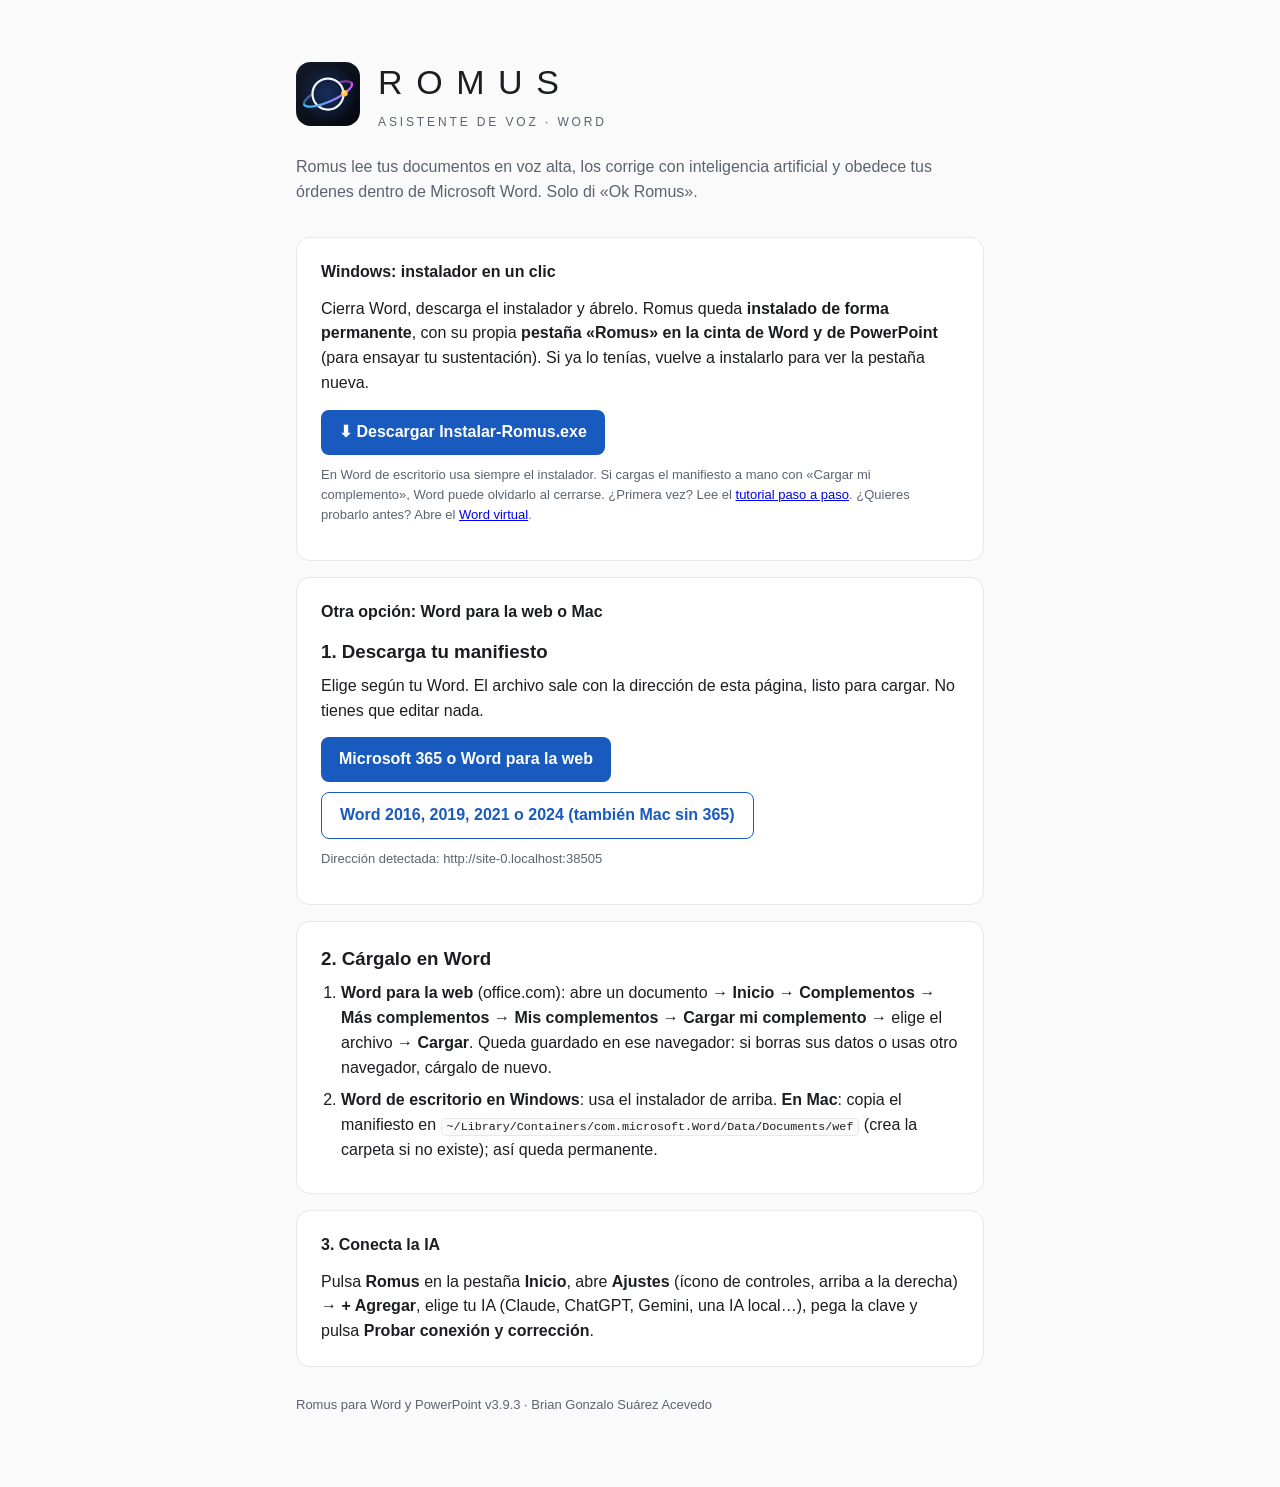
<file: index.html>
<!DOCTYPE html>
<html lang="es">
<head>
  <meta charset="UTF-8">
  <meta name="viewport" content="width=device-width, initial-scale=1">
  <title>Romus para Word</title>
  <link rel="icon" href="assets/iconos/icon-32.png">
  <style>
    :root { --bg:#fafafa; --sup:#fff; --linea:#e6e8ec; --texto:#1b1d21; --texto-2:#5c6370; --acento:#185abd; --ok:#107c41; }
    @media (prefers-color-scheme: dark) { :root { --bg:#111317; --sup:#1a1d23; --linea:#2a2e36; --texto:#eceef2; --texto-2:#a4abb8; --acento:#4f9bff; --ok:#54c28a; } }
    * { box-sizing: border-box; }
    body { margin:0; font-family:"Segoe UI Variable Text","Segoe UI",-apple-system,Roboto,sans-serif; background:var(--bg); color:var(--texto); line-height:1.55; }
    main { max-width:720px; margin:0 auto; padding:56px 16px 72px; }
    header { display:flex; align-items:center; gap:18px; margin-bottom:10px; }
    header img { width:64px; height:64px; }
    h1 { margin:0; font-weight:300; letter-spacing:.4em; font-size:34px; }
    .lema { margin:4px 0 0; font-size:12px; letter-spacing:.24em; color:var(--texto-2); }
    .intro { font-size:16px; color:var(--texto-2); margin:24px 0 32px; }
    section { background:var(--sup); border:1px solid var(--linea); border-radius:14px; padding:22px 24px; margin-bottom:16px; }
    h2 { font-size:16px; margin:0 0 12px; }
    ol, ul { margin:0; padding-left:20px; }
    li { margin-bottom:8px; }
    .boton { display:inline-flex; align-items:center; gap:8px; background:var(--acento); color:#fff; border:none; text-decoration:none; padding:10px 18px; border-radius:8px; font:inherit; font-weight:600; cursor:pointer; }
    .boton:hover { filter:brightness(1.08); }
    .nota { font-size:13px; color:var(--texto-2); margin-top:10px; }
    .ok { color:var(--ok); }
    code { background:var(--bg); border:1px solid var(--linea); border-radius:5px; padding:1px 5px; font-size:.9em; }
    footer { color:var(--texto-2); font-size:13px; margin-top:28px; }
  </style>
</head>
<body>
<main>
  <header>
    <img src="assets/logo/logo-romus-app.svg" alt="">
    <div><h1>ROMUS</h1><p class="lema">ASISTENTE DE VOZ · WORD</p></div>
  </header>
  <p class="intro">Romus lee tus documentos en voz alta, los corrige con inteligencia artificial y obedece tus órdenes dentro de Microsoft Word. Solo di «Ok Romus».</p>

  <section>
    <h2>Windows: instalador en un clic</h2>
    <p style="margin:0 0 14px">Cierra Word, descarga el instalador y ábrelo. Romus queda <b>instalado de forma permanente</b>, con su propia <b>pestaña «Romus» en la cinta de Word y de PowerPoint</b> (para ensayar tu sustentación). Si ya lo tenías, vuelve a instalarlo para ver la pestaña nueva.</p>
    <a class="boton" href="https://github.com/PassBri/romus/raw/main/descargas/Instalar-Romus.exe">⬇ Descargar Instalar-Romus.exe</a>
    <p class="nota">En Word de escritorio usa siempre el instalador. Si cargas el manifiesto a mano con «Cargar mi complemento», Word puede olvidarlo al cerrarse. ¿Primera vez? Lee el <a href="tutorial.html">tutorial paso a paso</a>. ¿Quieres probarlo antes? Abre el <a href="demo.html">Word virtual</a>.</p>
  </section>

  <section>
    <h2>Otra opción: Word para la web o Mac</h2>
    <h3 style="margin:0 0 8px">1. Descarga tu manifiesto</h3>
    <p style="margin:0 0 14px">Elige según tu Word. El archivo sale con la dirección de esta página, listo para cargar. No tienes que editar nada.</p>
    <div style="display:flex;gap:10px;flex-wrap:wrap">
      <button class="boton" id="btnManifiesto" data-archivo="manifest.xml">Microsoft 365 o Word para la web</button>
      <button class="boton" id="btnManifiestoClasico" data-archivo="manifest-clasico.xml" style="background:#fff;color:#185abd;border:1px solid #185abd">Word 2016, 2019, 2021 o 2024 (también Mac sin 365)</button>
    </div>
    <p class="nota" id="notaManifiesto">Dirección detectada: <span id="base">…</span></p>
  </section>

  <section>
    <h3 style="margin:0 0 8px">2. Cárgalo en Word</h3>
    <ol>
      <li><b>Word para la web</b> (office.com): abre un documento → <b>Inicio → Complementos → Más complementos → Mis complementos → Cargar mi complemento</b> → elige el archivo → <b>Cargar</b>. Queda guardado en ese navegador: si borras sus datos o usas otro navegador, cárgalo de nuevo.</li>
      <li><b>Word de escritorio en Windows</b>: usa el instalador de arriba. <b>En Mac</b>: copia el manifiesto en <code>~/Library/Containers/com.microsoft.Word/Data/Documents/wef</code> (crea la carpeta si no existe); así queda permanente.</li>
    </ol>
  </section>

  <section>
    <h2>3. Conecta la IA</h2>
    <p style="margin:0">Pulsa <b>Romus</b> en la pestaña <b>Inicio</b>, abre <b>Ajustes</b> (ícono de controles, arriba a la derecha) → <b>+ Agregar</b>, elige tu IA (Claude, ChatGPT, Gemini, una IA local…), pega la clave y pulsa <b>Probar conexión y corrección</b>.</p>
  </section>

  <footer>Romus para Word y PowerPoint v3.9.3 · Brian Gonzalo Suárez Acevedo</footer>
</main>
<script>
  // Carpeta donde está publicada esta página (por ejemplo https://usuario.github.io/romus)
  const base = location.href.split(/[?#]/)[0].replace(/\/[^/]*$/, "");
  document.getElementById("base").textContent = base;
  const descargar = async (ev) => {
    const nota = document.getElementById("notaManifiesto");
    const archivo = ev.currentTarget.dataset.archivo;
    try {
      if (!/^https:\/\//.test(base)) throw new Error("La página debe abrirse desde una dirección https:// (por ejemplo, GitHub Pages).");
      const r = await fetch(archivo, { cache: "no-store" });
      if (!r.ok) throw new Error("No encontré manifest.xml junto a esta página.");
      const xml = (await r.text()).replaceAll("https://TU-USUARIO.github.io/romus", base);
      const url = URL.createObjectURL(new Blob([xml], { type: "application/xml" }));
      const a = Object.assign(document.createElement("a"), { href: url, download: "manifest.xml" });
      document.body.appendChild(a); a.click(); a.remove();
      nota.innerHTML = '<span class="ok">Listo: se descargó <b>manifest.xml</b> ' + (archivo === "manifest.xml" ? "(Microsoft 365)" : "(cinta clásica)") + ' configurado para ' + base + '</span>';
    } catch (e) {
      nota.textContent = e.message;
    }
  };
  document.getElementById("btnManifiesto").addEventListener("click", descargar);
  document.getElementById("btnManifiestoClasico").addEventListener("click", descargar);
</script>
</body>
</html>
</file>
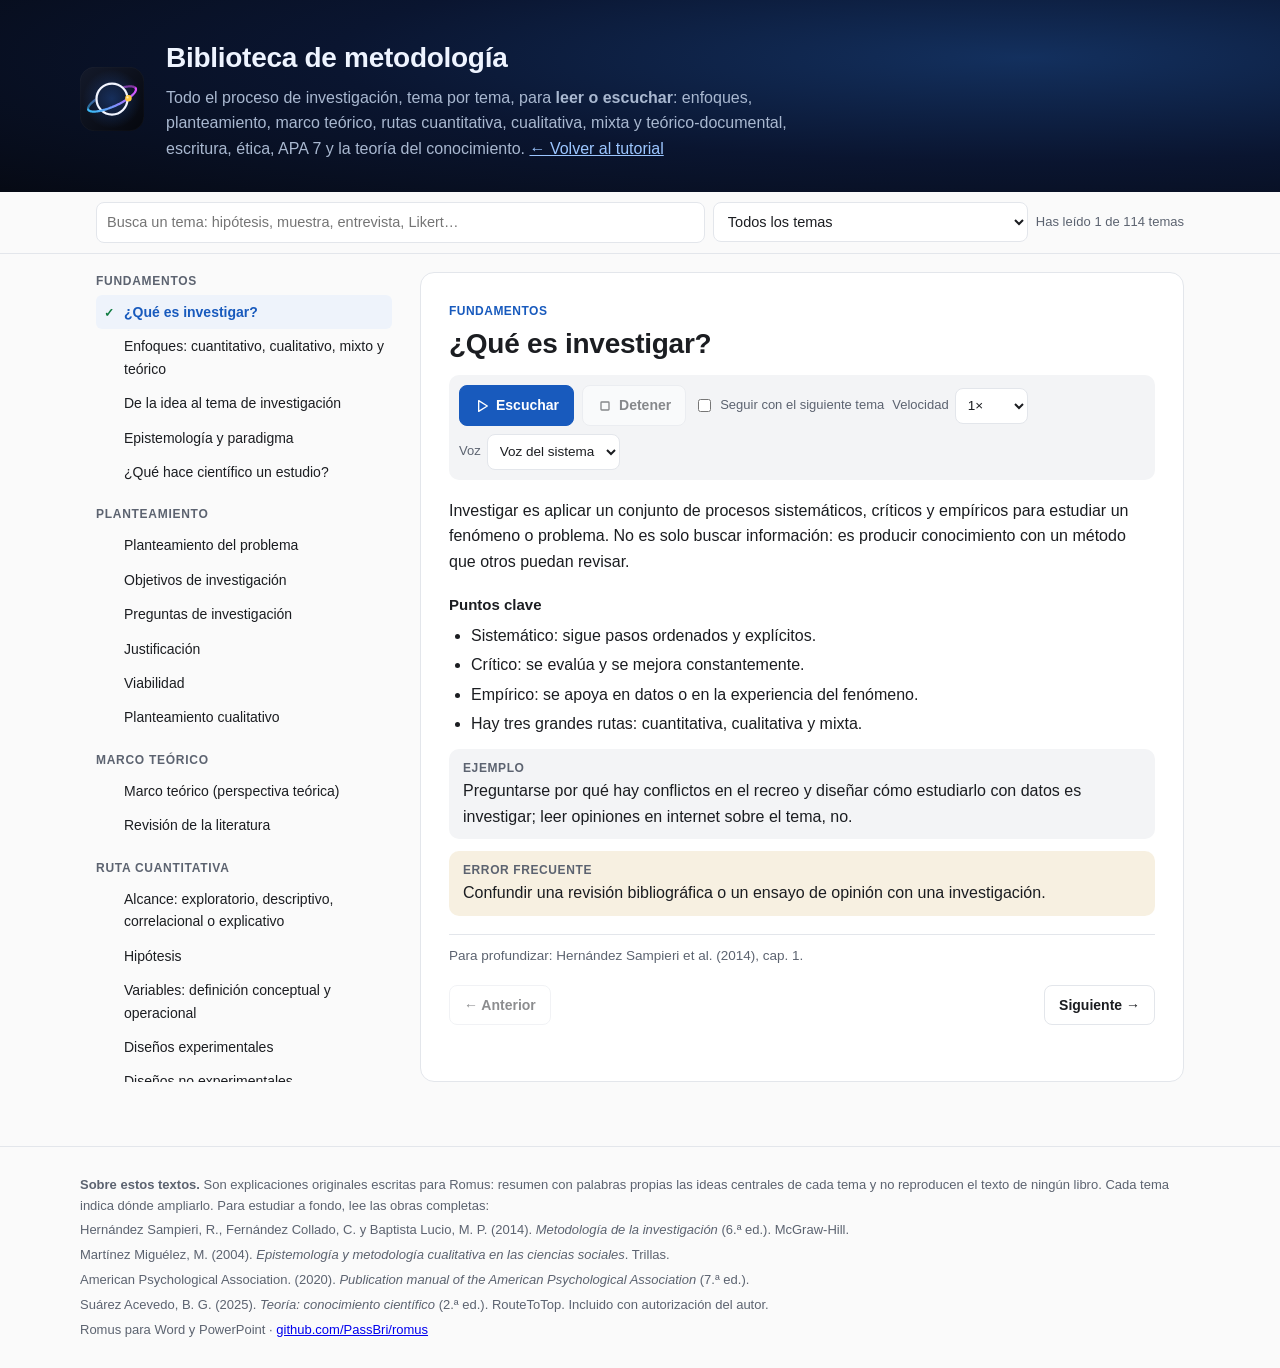
<file: biblioteca.html>
<!DOCTYPE html>
<html lang="es">
<head>
<meta charset="UTF-8">
<meta name="viewport" content="width=device-width, initial-scale=1">
<title>Biblioteca de metodología · Romus</title>
<link rel="icon" href="assets/iconos/icon-32.png">
<style>
  :root { --bg:#fafafa; --sup:#fff; --sup2:#f3f4f6; --linea:#e3e6eb; --texto:#1b1d21; --texto2:#5c6370; --acento:#185abd; --suave:#eef3fb; --oro:#b8860b; --ok:#107c41; --marca:#fff3c4; }
  @media (prefers-color-scheme: dark) { :root { --bg:#111317; --sup:#1a1d23; --sup2:#22262d; --linea:#2c3139; --texto:#eceef2; --texto2:#a4abb8; --acento:#4f9bff; --suave:rgba(79,155,255,.12); --oro:#e0b04a; --ok:#54c28a; --marca:rgba(224,176,74,.28); } }
  * { box-sizing: border-box; }
  body { margin: 0; font-family: "Segoe UI Variable Text","Segoe UI",-apple-system,Roboto,sans-serif; background: var(--bg); color: var(--texto); line-height: 1.6; font-size: 16px; }
  header.portada { background: radial-gradient(120% 120% at 80% 30%, #13305e 0%, #0a1530 45%, #05070d 100%); color: #eef4ff; padding: 36px 16px 30px; }
  .ancho { max-width: 1120px; margin: 0 auto; }
  .portada .ancho { display: flex; gap: 22px; align-items: center; flex-wrap: wrap; }
  .portada img { width: 64px; height: 64px; }
  .portada h1 { margin: 0; font-weight: 600; font-size: 28px; letter-spacing: -.01em; }
  .portada p { margin: 4px 0 0; color: #a9b8d0; max-width: 680px; }
  .portada a { color: #9cc6ff; }
  .barra { position: sticky; top: 0; z-index: 5; background: color-mix(in srgb, var(--bg) 94%, transparent); backdrop-filter: blur(8px); border-bottom: 1px solid var(--linea); }
  .barra .ancho { display: flex; gap: 8px; flex-wrap: wrap; align-items: center; padding: 10px 16px; }
  input[type=search], select { font: inherit; font-size: 14.5px; padding: 8px 10px; border-radius: 8px; border: 1px solid var(--linea); background: var(--sup); color: var(--texto); min-height: 40px; }
  input[type=search] { flex: 1 1 220px; min-width: 0; }
  .progreso { font-size: 13px; color: var(--texto2); margin-left: auto; }
  .boton { font: inherit; font-size: 14px; font-weight: 600; display: inline-flex; align-items: center; gap: 6px; padding: 8px 14px; min-height: 40px; border-radius: 8px; border: 1px solid var(--linea); background: var(--sup); color: var(--texto); cursor: pointer; }
  .boton.prim { background: var(--acento); border-color: var(--acento); color: #fff; }
  .boton:disabled { opacity: .5; cursor: default; }
  .boton svg { width: 16px; height: 16px; fill: none; stroke: currentColor; stroke-width: 2; stroke-linecap: round; stroke-linejoin: round; }
  .cuerpo { display: grid; grid-template-columns: 300px minmax(0, 1fr); gap: 24px; padding: 18px 16px 64px; }
  nav.indice { position: sticky; top: 74px; align-self: start; max-height: calc(100vh - 90px); overflow: auto; padding-right: 4px; }
  nav.indice h3 { font-size: 12px; text-transform: uppercase; letter-spacing: .06em; color: var(--texto2); margin: 16px 0 4px; }
  nav.indice h3:first-child { margin-top: 0; }
  nav.indice button { display: flex; gap: 8px; align-items: baseline; width: 100%; text-align: left; font: inherit; font-size: 14px; color: var(--texto); background: none; border: 0; border-radius: 6px; padding: 6px 8px; cursor: pointer; }
  nav.indice button:hover { background: var(--sup2); }
  nav.indice button[aria-current="true"] { background: var(--suave); color: var(--acento); font-weight: 600; }
  nav.indice .visto { color: var(--ok); font-size: 12px; min-width: 12px; }
  article { background: var(--sup); border: 1px solid var(--linea); border-radius: 14px; padding: 24px 28px 28px; min-width: 0; }
  .cat { display: inline-block; font-size: 12px; font-weight: 600; letter-spacing: .04em; text-transform: uppercase; color: var(--acento); }
  article h2 { font-size: 28px; line-height: 1.25; margin: 4px 0 14px; letter-spacing: -.01em; }
  .reproductor { display: flex; gap: 8px; flex-wrap: wrap; align-items: center; padding: 10px; background: var(--sup2); border-radius: 10px; margin-bottom: 18px; }
  .reproductor label { font-size: 13px; color: var(--texto2); display: flex; align-items: center; gap: 6px; }
  .reproductor select { min-height: 36px; padding: 4px 8px; font-size: 13.5px; max-width: 210px; }
  .lectura p { margin: 0 0 12px; }
  .lectura h4 { font-size: 15px; margin: 18px 0 6px; }
  .lectura ul, .lectura ol { margin: 0 0 12px; padding-left: 22px; }
  .lectura li { margin: 4px 0; }
  .sencillo { background: var(--suave); border-left: 4px solid var(--acento); border-radius: 10px; padding: 10px 14px; margin: 0 0 14px; }
  .caja { border-radius: 10px; padding: 10px 14px; margin: 12px 0; background: var(--sup2); }
  .caja.error { background: color-mix(in srgb, var(--oro) 12%, transparent); }
  .caja b { display: block; font-size: 12px; letter-spacing: .05em; text-transform: uppercase; color: var(--texto2); }
  .fuente { font-size: 13.5px; color: var(--texto2); border-top: 1px solid var(--linea); margin-top: 18px; padding-top: 10px; }
  .frase.leyendo { background: var(--marca); border-radius: 3px; }
  .navegar { display: flex; justify-content: space-between; gap: 8px; margin-top: 18px; flex-wrap: wrap; }
  .aviso { font-size: 13.5px; color: var(--texto2); }
  .resultados { margin: 0 0 12px; font-size: 14px; color: var(--texto2); }
  footer { border-top: 1px solid var(--linea); color: var(--texto2); font-size: 13px; padding: 24px 16px; }
  footer p { margin: 4px 0; }
  .solo-movil { display: none; }
  @media (max-width: 820px) {
    .cuerpo { grid-template-columns: 1fr; }
    nav.indice { position: static; max-height: none; display: none; border: 1px solid var(--linea); border-radius: 12px; padding: 10px; background: var(--sup); }
    nav.indice.abierto { display: block; }
    .solo-movil { display: inline-flex; }
    article { padding: 18px 16px 22px; }
    article h2 { font-size: 23px; }
    .progreso { margin-left: 0; width: 100%; }
  }
</style>
</head>
<body>
<header class="portada">
  <div class="ancho">
    <img src="assets/logo/logo-romus-app.svg" alt="Logo de Romus">
    <div>
      <h1>Biblioteca de metodología</h1>
      <p>Todo el proceso de investigación, tema por tema, para <b>leer o escuchar</b>: enfoques, planteamiento, marco teórico, rutas cuantitativa, cualitativa, mixta y teórico-documental, escritura, ética, APA 7 y la teoría del conocimiento. <a href="tutorial.html">← Volver al tutorial</a></p>
    </div>
  </div>
</header>

<div class="barra"><div class="ancho">
  <button class="boton solo-movil" id="btnIndice" aria-expanded="false" aria-controls="indice">☰ Temas</button>
  <input type="search" id="buscar" placeholder="Busca un tema: hipótesis, muestra, entrevista, Likert…" aria-label="Buscar un tema">
  <select id="ruta" aria-label="Ruta de lectura">
    <option value="">Todos los temas</option>
    <option value="cuantitativo">Ruta cuantitativa</option>
    <option value="cualitativo">Ruta cualitativa</option>
    <option value="mixto">Ruta mixta</option>
    <option value="teorico">Ruta teórico-documental</option>
    <option value="suarez">Teoría: conocimiento científico (B. Suárez)</option>
  </select>
  <span class="progreso" id="progreso"></span>
</div></div>

<main class="ancho cuerpo">
  <nav class="indice" id="indice" aria-label="Temas de la biblioteca"></nav>
  <article id="lector" aria-live="polite">
    <span class="cat" id="cat"></span>
    <h2 id="titulo"></h2>
    <div class="reproductor">
      <button class="boton prim" id="btnEscuchar"><svg viewBox="0 0 24 24"><path d="M7 4l13 8-13 8z"/></svg><span>Escuchar</span></button>
      <button class="boton" id="btnDetener" disabled><svg viewBox="0 0 24 24"><rect x="6" y="6" width="12" height="12" rx="1"/></svg>Detener</button>
      <label><input type="checkbox" id="chkSeguir"> Seguir con el siguiente tema</label>
      <label>Velocidad <select id="selVel"><option value="0.8">0,8×</option><option value="0.9">0,9×</option><option value="1" selected>1×</option><option value="1.15">1,15×</option><option value="1.3">1,3×</option><option value="1.5">1,5×</option></select></label>
      <label>Voz <select id="selVoz"></select></label>
    </div>
    <div class="lectura" id="lectura"></div>
    <div class="fuente" id="fuente"></div>
    <div class="navegar">
      <button class="boton" id="btnAnt">← Anterior</button>
      <button class="boton" id="btnSig">Siguiente →</button>
    </div>
  </article>
</main>

<footer><div class="ancho">
  <p><b>Sobre estos textos.</b> Son explicaciones originales escritas para Romus: resumen con palabras propias las ideas centrales de cada tema y no reproducen el texto de ningún libro. Cada tema indica dónde ampliarlo. Para estudiar a fondo, lee las obras completas:</p>
  <p>Hernández Sampieri, R., Fernández Collado, C. y Baptista Lucio, M. P. (2014). <i>Metodología de la investigación</i> (6.ª ed.). McGraw-Hill.</p>
  <p>Martínez Miguélez, M. (2004). <i>Epistemología y metodología cualitativa en las ciencias sociales</i>. Trillas.</p>
  <p>American Psychological Association. (2020). <i>Publication manual of the American Psychological Association</i> (7.ª ed.).</p>
  <p>Suárez Acevedo, B. G. (2025). <i>Teoría: conocimiento científico</i> (2.ª ed.). RouteToTop. Incluido con autorización del autor.</p>
  <p>Romus para Word y PowerPoint · <a href="https://github.com/PassBri/romus">github.com/PassBri/romus</a></p>
</div></footer>

<script src="js/guia.js?v=3.9.3"></script>
<script src="js/teoria.js?v=3.9.3"></script>
<script src="js/citas.js?v=3.9.3"></script>
<script src="js/apa.js?v=3.9.3"></script>
<script>
(function () {
  if (window.TEORIA && window.Guia) { Guia.agregar(window.TEORIA); Guia.RUTAS.suarez = window.TEORIA.map((t) => t.id); }
  const $ = (id) => document.getElementById(id);
  const TEMAS = Guia.TEMAS;
  const VISTOS = "romus.biblioteca.vistos";
  let vistos = {}; try { vistos = JSON.parse(localStorage.getItem(VISTOS) || "{}"); } catch (e) { vistos = {}; }
  const guardarVistos = () => { try { localStorage.setItem(VISTOS, JSON.stringify(vistos)); } catch (e) { /* sin almacenamiento */ } };
  let lista = TEMAS.slice(), actual = null;

  const esc = (t) => String(t == null ? "" : t).replace(/[&<>"]/g, (c) => ({ "&": "&amp;", "<": "&lt;", ">": "&gt;", '"': "&quot;" }[c]));
  // Cada frase va en su propio <span> para resaltarla mientras se escucha.
  let frases = [];
  function enFrases(texto) {
    const partes = String(texto).replace(/\s+/g, " ").match(/[^.!?…]+[.!?…]+[»”")]*\s*|[^.!?…]+$/g) || [texto];
    return partes.map((f) => { const i = frases.push(f.trim()) - 1; return `<span class="frase" data-f="${i}">${esc(f)}</span>`; }).join("");
  }
  const lista_ = (titulo, xs, ordenada) => xs && xs.length ? `<h4>${esc(titulo)}</h4><${ordenada ? "ol" : "ul"}>${xs.map((x) => `<li>${enFrases(x)}</li>`).join("")}</${ordenada ? "ol" : "ul"}>` : "";

  function pintarIndice() {
    const q = $("buscar").value.trim(), ruta = $("ruta").value;
    if (q) lista = Guia.buscar(q, 12).map((r) => r.t);
    else if (ruta) lista = Guia.RUTAS[ruta].map(Guia.tema).filter(Boolean);
    else lista = TEMAS.slice();
    const nav = $("indice"); nav.innerHTML = "";
    if (q) nav.insertAdjacentHTML("beforeend", `<p class="resultados">${lista.length ? lista.length + " resultado" + (lista.length === 1 ? "" : "s") : "Sin resultados: prueba con otra palabra."}</p>`);
    let cat = null;
    lista.forEach((t, i) => {
      const grupo = ruta && !q ? null : t.cat;
      if (grupo && grupo !== cat) { cat = grupo; nav.insertAdjacentHTML("beforeend", `<h3>${esc(cat)}</h3>`); }
      if (ruta && !q && i === 0) nav.insertAdjacentHTML("beforeend", `<h3>${esc($("ruta").selectedOptions[0].textContent)} · en orden</h3>`);
      const b = document.createElement("button");
      b.dataset.id = t.id;
      b.innerHTML = `<span class="visto">${vistos[t.id] ? "✓" : ""}</span><span>${ruta && !q ? (i + 1) + ". " : ""}${esc(t.titulo)}</span>`;
      b.addEventListener("click", () => { abrir(t.id); cerrarIndiceMovil(); });
      nav.appendChild(b);
    });
    marcarActual(); pintarProgreso();
  }
  function marcarActual() { document.querySelectorAll("nav.indice button").forEach((b) => b.setAttribute("aria-current", actual && b.dataset.id === actual.id ? "true" : "false")); }
  function pintarProgreso() { const n = TEMAS.filter((t) => vistos[t.id]).length; $("progreso").textContent = `Has leído ${n} de ${TEMAS.length} temas`; }

  function abrir(id, sinScroll) {
    const t = Guia.tema(id) || TEMAS[0];
    detener(); actual = t; frases = [];
    $("cat").textContent = t.cat; $("titulo").textContent = t.titulo;
    let h = "";
    if (t.sencillo) h += `<div class="sencillo"><b>En palabras sencillas.</b> ${enFrases(t.sencillo)}</div>`;
    h += `<p>${enFrases(t.resumen || "")}</p>`;
    h += lista_("Cómo se hace", t.pasos, true) + lista_("Clases o tipos", t.tipos) + lista_("Partes", t.partes) + lista_("Puntos clave", t.puntos) + lista_("Según tu nivel", t.niveles);
    if (t.ejemplo) h += `<div class="caja"><b>Ejemplo</b>${enFrases(t.ejemplo)}</div>`;
    if (t.error) h += `<div class="caja error"><b>Error frecuente</b>${enFrases(t.error)}</div>`;
    $("lectura").innerHTML = h;
    $("fuente").innerHTML = t.fuente ? `Para profundizar: ${esc(t.fuente)}.` : "";
    try { history.replaceState(null, "", "#" + t.id); } catch (e) { location.hash = t.id; }
    document.title = t.titulo + " · Biblioteca de metodología";
    vistos[t.id] = true; guardarVistos();
    const vb = document.querySelector(`nav.indice button[data-id="${t.id}"] .visto`); if (vb) vb.textContent = "✓";
    marcarActual(); pintarProgreso();
    const i = lista.indexOf(t); $("btnAnt").disabled = i <= 0; $("btnSig").disabled = i < 0 || i >= lista.length - 1;
    if (!sinScroll && window.innerWidth <= 820) $("lector").scrollIntoView({ behavior: "smooth", block: "start" });
  }
  function mover(d) { const i = lista.indexOf(actual); const t = lista[i + d]; if (t) { abrir(t.id); return true; } return false; }

  /* ---------- Escuchar (voz del navegador) ---------- */
  const voz = window.speechSynthesis;
  let voces = [], idx = 0, sonando = false;
  function cargarVoces() {
    if (!voz) return;
    voces = voz.getVoices().filter((v) => /^es/i.test(v.lang));
    const prefer = (v) => (/natural|online|neural/i.test(v.name) ? 0 : 1) + (/es-(CO|MX|US|419)/i.test(v.lang) ? 0 : 0.5);
    voces.sort((a, b) => prefer(a) - prefer(b));
    const guardada = localStorage.getItem("romus.biblioteca.voz");
    $("selVoz").innerHTML = voces.map((v, i) => `<option value="${i}">${esc(v.name.replace(/^Microsoft /, "").replace(/ - .*$/, ""))} (${esc(v.lang)})</option>`).join("") || "<option>Voz del sistema</option>";
    const g = voces.findIndex((v) => v.name === guardada); if (g >= 0) $("selVoz").value = String(g);
  }
  function resaltar(i) { document.querySelectorAll(".frase.leyendo").forEach((x) => x.classList.remove("leyendo")); const e = document.querySelector(`.frase[data-f="${i}"]`); if (e) { e.classList.add("leyendo"); const r = e.getBoundingClientRect(); if (r.top < 90 || r.bottom > innerHeight - 20) e.scrollIntoView({ block: "center", behavior: "smooth" }); } }
  function decir() {
    if (!sonando) return;
    // Primero el título, luego cada frase (frases cortas: así ninguna voz se corta a la mitad).
    if (idx >= frases.length) {
      sonando = false; resaltar(-1); botones();
      if ($("chkSeguir").checked && mover(1)) setTimeout(() => escuchar(), 600);
      return;
    }
    const texto = idx === -1 ? actual.titulo + "." : frases[idx];
    if (idx >= 0) resaltar(idx);
    const u = new SpeechSynthesisUtterance(texto.replace(/\(([^)]*\d{4}[^)]*)\)/g, "").replace(/→/g, ", ").replace(/×/g, " por "));
    u.lang = "es-CO"; u.rate = parseFloat($("selVel").value) || 1;
    const v = voces[+$("selVoz").value]; if (v) { u.voice = v; u.lang = v.lang; }
    u.onend = () => { idx++; decir(); };
    u.onerror = () => { idx++; decir(); };
    voz.speak(u);
  }
  function escuchar() {
    if (!voz) { alert("Este navegador no puede leer en voz alta. Prueba con Edge o Chrome."); return; }
    voz.cancel(); sonando = true; idx = -1; botones(); decir();
  }
  function detener() { if (voz) voz.cancel(); sonando = false; resaltar(-1); botones(); }
  function botones() { $("btnEscuchar").querySelector("span").textContent = sonando ? "Escuchando…" : "Escuchar"; $("btnEscuchar").disabled = sonando; $("btnDetener").disabled = !sonando; }

  /* ---------- Eventos ---------- */
  $("buscar").addEventListener("input", () => { pintarIndice(); if (lista[0] && $("buscar").value.trim().length > 3) abrir(lista[0].id, true); });
  $("ruta").addEventListener("change", () => { $("buscar").value = ""; pintarIndice(); if (lista[0]) abrir(lista[0].id); try { localStorage.setItem("romus.biblioteca.ruta", $("ruta").value); } catch (e) { /* opcional */ } });
  $("btnEscuchar").addEventListener("click", escuchar);
  $("btnDetener").addEventListener("click", detener);
  $("btnAnt").addEventListener("click", () => mover(-1));
  $("btnSig").addEventListener("click", () => mover(1));
  $("selVoz").addEventListener("change", () => { const v = voces[+$("selVoz").value]; if (v) try { localStorage.setItem("romus.biblioteca.voz", v.name); } catch (e) { /* opcional */ } });
  $("lectura").addEventListener("click", (e) => { const f = e.target.closest(".frase"); if (f && sonando) { voz.cancel(); idx = +f.dataset.f; setTimeout(decir, 50); } });
  const cerrarIndiceMovil = () => { $("indice").classList.remove("abierto"); $("btnIndice").setAttribute("aria-expanded", "false"); };
  $("btnIndice").addEventListener("click", () => { const a = $("indice").classList.toggle("abierto"); $("btnIndice").setAttribute("aria-expanded", a ? "true" : "false"); });
  if (voz) { cargarVoces(); voz.onvoiceschanged = cargarVoces; }
  window.addEventListener("beforeunload", () => voz && voz.cancel());

  try { $("ruta").value = localStorage.getItem("romus.biblioteca.ruta") || ""; } catch (e) { /* opcional */ }
  pintarIndice();
  const inicial = decodeURIComponent(location.hash.slice(1));
  abrir(Guia.tema(inicial) ? inicial : (lista[0] || TEMAS[0]).id, true);
})();
</script>
</body>
</html>
</file>
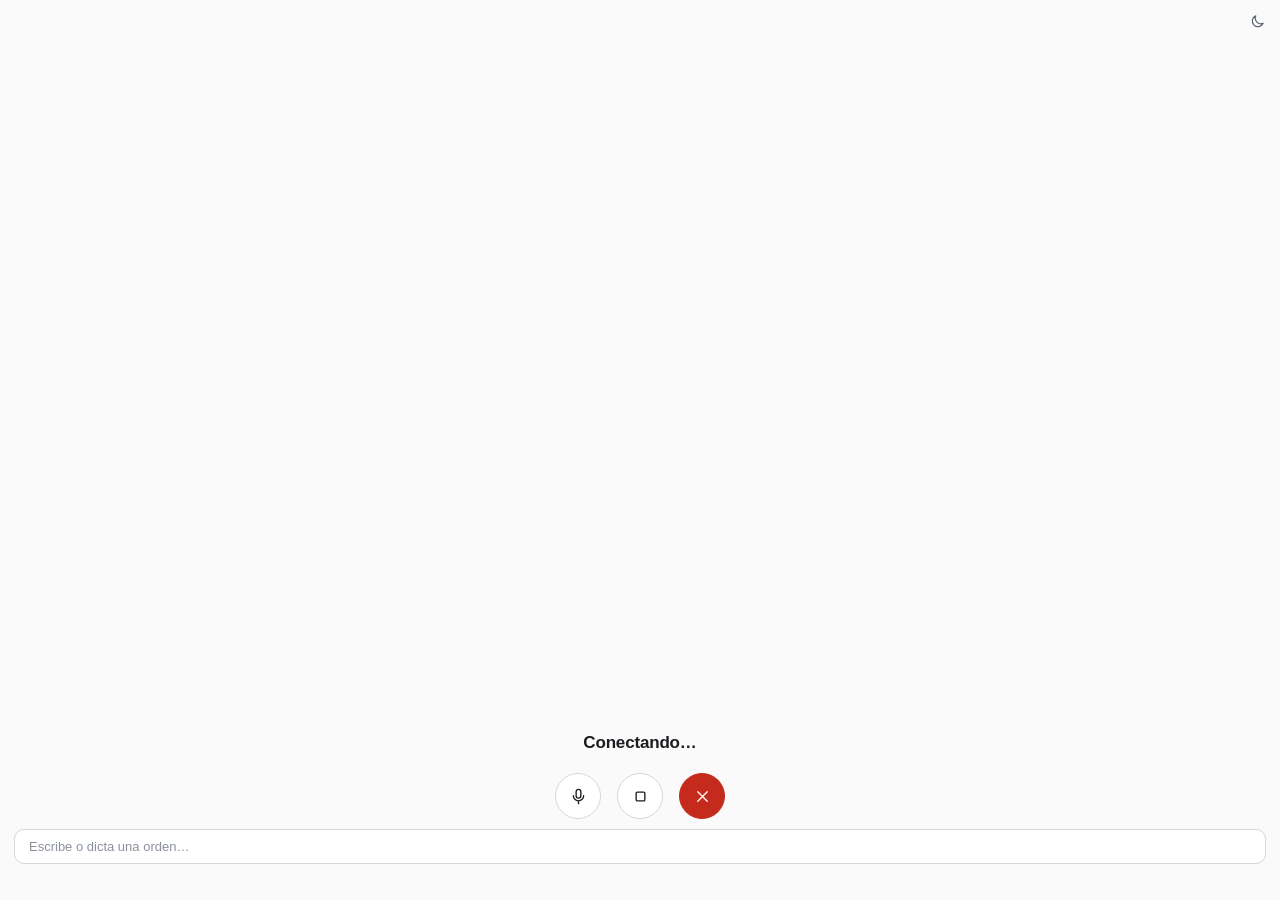
<file: burbuja.html>
<!DOCTYPE html>
<html lang="es">
<head>
  <meta charset="UTF-8">
  <meta name="viewport" content="width=device-width, initial-scale=1">
  <title>Romus</title>
  <script src="https://appsforoffice.microsoft.com/lib/1/hosted/office.js"></script>
  <script>/* Word virtual (demo.html): reemplaza Office.js por la simulación */ if (/[?&]demo=1(&|$)/.test(location.search)) document.write('<script src="demo/office-demo.js?v=1"><\/script>');</script>
  <style>
    /* Mismo estilo que el modo voz del panel: fondo limpio, la esfera sola, tipografía de Word. */
    :root {
      --bg:#fafafa; --superficie:#ffffff; --hover:#f0f2f5; --linea-2:#d4d8de;
      --texto:#1b1d21; --texto-2:#5c6370; --tenue:#8b919c; --acento:#185abd; --magenta:#b4009e; --error:#c42b1c; --sobre-acento:#fff;
    }
    :root[data-tema="oscuro"] {
      --bg:#111317; --superficie:#1a1d23; --hover:#262a32; --linea-2:#373c46;
      --texto:#eceef2; --texto-2:#a4abb8; --tenue:#737b88; --acento:#4f9bff; --magenta:#ef6ad8; --error:#ff7b72; --sobre-acento:#0b1220;
    }
    @media (prefers-color-scheme: dark) { :root:not([data-tema]) {
      --bg:#111317; --superficie:#1a1d23; --hover:#262a32; --linea-2:#373c46;
      --texto:#eceef2; --texto-2:#a4abb8; --tenue:#737b88; --acento:#4f9bff; --magenta:#ef6ad8; --error:#ff7b72; --sobre-acento:#0b1220;
    } }
    * { box-sizing: border-box; }
    html, body { height: 100%; margin: 0; background: var(--bg); }
    body {
      font-family: "Segoe UI Variable Text", "Segoe UI", -apple-system, Roboto, sans-serif; font-size: 13px; color: var(--texto);
      display: flex; flex-direction: column; align-items: center; padding: 10px 14px 12px; gap: 8px; overflow: hidden; user-select: none; position: relative;
      -webkit-font-smoothing: antialiased; transition: background .3s;
    }
    .barra { position: absolute; top: 6px; right: 8px; z-index: 2; }
    /* La esfera ocupa el espacio que sobra: nunca empuja los controles fuera de la ventana. */
    .escena { flex: 1 1 0; min-height: 70px; width: 100%; display: flex; justify-content: center; align-items: center; }
    .escena canvas { height: 100%; width: auto; aspect-ratio: 1; max-width: 100%; }
    canvas { width: 100%; height: 100%; display: block; cursor: pointer; -webkit-tap-highlight-color: transparent; }
    #estado { font-size: 17px; font-weight: 600; letter-spacing: -.01em; text-align: center; min-height: 24px; }
    #sub { flex-shrink: 0; max-height: 3.2em; overflow: hidden; font-size: 14px; line-height: 1.6; text-align: center; color: var(--tenue); width: 100%; padding: 0 4px; }
    #sub span { border-radius: 3px; padding: 0 1px; transition: color .12s, background .12s; }
    #sub span.leida { color: var(--texto); }
    #sub span.actual { color: var(--sobre-acento); background: var(--acento); }
    #sub.usuario { font-style: italic; color: var(--magenta); }
    .controles { margin-top: auto; width: 100%; display: flex; flex-direction: column; align-items: center; gap: 10px; }
    .fila { display: flex; gap: 16px; align-items: center; }
    button { font: inherit; cursor: pointer; }
    .redondo { width: 46px; height: 46px; border-radius: 50%; border: 1px solid var(--linea-2); background: var(--superficie); color: var(--texto); display: grid; place-items: center; transition: background .15s, filter .15s; }
    .redondo:hover { background: var(--hover); }
    .redondo.activo { background: var(--acento); border-color: var(--acento); color: var(--sobre-acento); }
    .redondo.cerrar { background: var(--error); border-color: var(--error); color: #fff; }
    .redondo.cerrar:hover { filter: brightness(.92); }
    .redondo.chico { width: 30px; height: 30px; border: none; background: transparent; color: var(--texto-2); }
    .redondo.chico:hover { background: var(--hover); color: var(--texto); }
    .redondo.chico svg { width: 17px; height: 17px; }
    svg { width: 19px; height: 19px; fill: none; stroke: currentColor; stroke-width: 1.7; stroke-linecap: round; stroke-linejoin: round; }
    #btnTema .ico-sol { display: none; }
    :root[data-tema="oscuro"] #btnTema .ico-sol { display: block; }
    :root[data-tema="oscuro"] #btnTema .ico-luna { display: none; }
    .caja { width: 100%; display: flex; }
    .caja input { flex: 1; min-width: 0; font: inherit; font-size: 13px; padding: 9px 14px; border-radius: 10px; border: 1px solid var(--linea-2); background: var(--superficie); color: var(--texto); outline: none; }
    .caja input:focus { border-color: var(--acento); }
    .caja input::placeholder { color: var(--tenue); }
    .pista { font-size: 11.5px; color: var(--tenue); text-align: center; line-height: 1.5; min-height: 14px; }
    /* Ventanas pequeñas (pantallas de laptop): se compacta en vez de recortarse. */
    @media (max-height: 470px) { .pista { display: none; } #estado { font-size: 15px; min-height: 20px; } .redondo { width: 40px; height: 40px; } body { gap: 6px; } }
    @media (max-height: 400px) { .caja { display: none; } #sub { max-height: 1.6em; font-size: 13px; } }
    @media (max-height: 320px) { #sub { display: none; } }
  </style>
</head>
<body>
  <div class="barra">
    <button id="btnTema" class="redondo chico" title="Modo claro u oscuro" aria-label="Modo claro u oscuro">
      <svg viewBox="0 0 24 24" class="ico-luna"><path d="M20 14.5A8 8 0 0 1 9.5 4a8 8 0 1 0 10.5 10.5z"/></svg>
      <svg viewBox="0 0 24 24" class="ico-sol"><circle cx="12" cy="12" r="4"/><path d="M12 2.5v2M12 19.5v2M2.5 12h2M19.5 12h2M5.3 5.3l1.4 1.4M17.3 17.3l1.4 1.4M5.3 18.7l1.4-1.4M17.3 6.7l1.4-1.4"/></svg>
    </button>
  </div>

  <div class="escena">
    <canvas id="orbe" title="Toca la esfera para hablar con Romus"></canvas>
  </div>
  <div id="estado">Conectando…</div>
  <div id="sub"></div>
  <div class="controles">
    <div class="fila">
      <button id="mic" class="redondo" title="Micrófono" aria-label="Micrófono"><svg viewBox="0 0 24 24"><rect x="9" y="3" width="6" height="11" rx="3"/><path d="M5.5 11a6.5 6.5 0 0 0 13 0M12 17.5V21"/></svg></button>
      <button id="parar" class="redondo" title="Detener lectura" aria-label="Detener"><svg viewBox="0 0 24 24"><rect x="6.5" y="6.5" width="11" height="11" rx="1.5"/></svg></button>
      <button id="cerrar" class="redondo cerrar" title="Cerrar burbuja" aria-label="Cerrar"><svg viewBox="0 0 24 24"><path d="M6 6l12 12M18 6L6 18"/></svg></button>
    </div>
    <div class="caja"><input id="txt" placeholder="Escribe o dicta una orden…"></div>
    <div class="pista" id="pista"></div>
  </div>

  <script src="js/compat.js?v=3.9.3"></script>
  <script src="js/config.js?v=3.9.3"></script>
  <script src="js/voz.js?v=3.9.3"></script>
  <script src="js/escucha.js?v=3.9.3"></script>
  <script src="js/orbe.js?v=3.9.3"></script>
  <script src="js/romus.js?v=3.9.3"></script>
  <script>
  (function () {
    const $ = (id) => document.getElementById(id);
    let orbe, idioma = "es-CO", estadoPadre = "reposo", bidireccional = false, palabras = [], ultimaTecla = 0, temporizador = null, detenerMedidor = null;
    const esMac = /Mac/i.test(navigator.platform || navigator.userAgent);

    let nivelSuave = 0;
    function nivelCSS(v) { nivelSuave = Math.max(v, nivelSuave * 0.9); document.documentElement.style.setProperty("--nivel", nivelSuave.toFixed(3)); }
    setInterval(() => { nivelSuave *= 0.85; document.documentElement.style.setProperty("--nivel", nivelSuave.toFixed(3)); }, 120);

    function enviar(obj) { try { Office.context.ui.messageParent(JSON.stringify(obj)); } catch (e) { /* sin conexión con el panel */ } }

    function subtitulo(texto, quien) {
      const d = $("sub");
      d.innerHTML = "";
      d.className = quien === "usuario" ? "usuario" : "";
      palabras = texto.split(/\s+/).filter(Boolean);
      palabras.forEach((p, k) => { const s = document.createElement("span"); s.textContent = p; s.dataset.k = k; d.appendChild(s); d.appendChild(document.createTextNode(" ")); });
    }
    function resaltar(k) { $("sub").querySelectorAll("span").forEach(s => { const i = +s.dataset.k; s.className = i < k ? "leida" : i === k ? "actual" : ""; }); }

    function estadoLocal() {
      if (!bidireccional) {
        orbe.estado(Voz.escuchando ? "escuchando" : "reposo");
        $("estado").textContent = Voz.escuchando ? "Di «Ok Romus»" : "Micrófono en pausa";
      }
      $("mic").classList.toggle("activo", Voz.escuchando);
      enviar({ tipo: "escuchando", valor: Voz.escuchando });
    }

    function escuchar() {
      if (!Voz.soportaReconocimiento()) { $("txt").focus(); return; }
      try {
        Voz.iniciar({
          idioma, continuo: true,
          nivel: (v) => { if (estadoPadre !== "hablando") orbe.nivel(v); nivelCSS(v); },
          parcial: (t) => { if (t === "…" || t === "(transcribiendo…)" || t === "") { $("estado").textContent = t ? (t === "…" ? "Te oigo…" : "Entendiendo…") : "Di «Ok Romus»"; return; } if (estadoPadre === "escuchando" || !bidireccional || /^\s*(ok|okey|oye|hola|hey)?[\s,]*r[oó]m/i.test(t)) { if (estadoPadre !== "hablando") { subtitulo(t.replace(/^\s*(ok\w*|oye|hola|hey)?[\s,]*r\w+[\s,.]*/i, ""), "usuario"); orbe.nivel(0.7); } } },
          final: (t) => { enviar({ tipo: "comando", texto: t, origen: "voz" }); },
          error: (e) => {
            if (e === "no-speech") return;
            if (e === "transcripcion" || e === "cuota") { $("pista").textContent = e === "cuota" ? "Límite de la IA por minuto: espera un momento y repite." : "No te entendí, repite por favor."; return; }
            if (e === "sin-transcriptor") { $("pista").textContent = "Para oírte en Word de escritorio, conecta Gemini, OpenAI o Groq en Ajustes del panel."; estadoLocal(); return; }
            $("pista").innerHTML = `El micrófono no está disponible aquí (${e}). Haz clic en la caja y usa ${esMac ? "Fn Fn" : "Windows + H"}.`;
            estadoLocal();
          },
          estado: estadoLocal
        });
      } catch (e) { $("pista").textContent = "No se pudo iniciar el micrófono."; }
    }

    function alMensaje(arg) {
      let m; try { m = JSON.parse(arg.message); } catch (e) { return; }
      if (m.tema) document.documentElement.dataset.tema = m.tema;
      if (m.tipo === "config" || m.tipo === "apariencia") {
        if (m.idioma) idioma = m.idioma;
        if (m.tipo === "config") bidireccional = true;
      }
      else if (m.tipo === "estado") { estadoPadre = m.estado; window.romusHablando = m.estado === "hablando"; orbe.estado(m.estado); $("estado").textContent = m.etiqueta; }
      else if (m.tipo === "subtitulo") subtitulo(m.texto, m.quien);
      else if (m.tipo === "palabra") resaltar(m.k);
      else if (m.tipo === "pulso") { orbe.pulso(); nivelCSS(0.7); }
      else if (m.tipo === "texto" && (m.quien === "accion" || m.quien === "error")) subtitulo(m.texto, "ia");
    }

    Office.onReady(async () => {
      orbe = crearOrbe($("orbe"));
      try { Office.context.ui.addHandlerAsync(Office.EventType.DialogParentMessageReceived, alMensaje); } catch (e) { /* DialogApi 1.2 no disponible */ }
      enviar({ tipo: "lista" });
      subtitulo("Hola, soy Romus. Di «Ok Romus» y lo que necesitas.");
      if (Voz.soportaReconocimiento()) {
        $("pista").textContent = "Di «Ok Romus» y tu orden. Mueve esta ventana donde quieras.";
        escuchar();
      } else {
        $("pista").innerHTML = `Haz clic en la caja y usa ${esMac ? "Fn Fn" : "Windows + H"} para dictar.`;
      }
      estadoLocal();
      detenerMedidor = await Orbe.medirMicrofono((v) => { if (estadoPadre !== "hablando") orbe.nivel(v); nivelCSS(v); });
    });

    $("orbe").addEventListener("click", () => {
      if (!Voz.escuchando) escuchar();
      enviar({ tipo: "despertar" }); // clic en la esfera = «Ok Romus» (y si estaba hablando, lo interrumpe)
    });
    $("mic").addEventListener("click", () => { if (Voz.escuchando) Voz.detenerEscucha(false); else escuchar(); });
    $("btnTema").addEventListener("click", () => {
      // Lo cambia el panel (así quedan iguales); si no responde, cambia solo aquí.
      const antes = document.documentElement.dataset.tema;
      enviar({ tipo: "tema" });
      setTimeout(() => {
        if (document.documentElement.dataset.tema === antes) {
          const oscuro = antes ? antes === "oscuro" : matchMedia("(prefers-color-scheme: dark)").matches;
          document.documentElement.dataset.tema = oscuro ? "claro" : "oscuro";
        }
      }, 400);
    });
    $("parar").addEventListener("click", () => enviar({ tipo: "interrumpir" }));
    $("cerrar").addEventListener("click", () => { Voz.detenerEscucha(true); if (detenerMedidor) detenerMedidor(); enviar({ tipo: "cerrar" }); });

    const txt = $("txt");
    function mandarCaja() { clearTimeout(temporizador); const v = txt.value.trim(); txt.value = ""; if (v) { subtitulo(v, "usuario"); enviar({ tipo: "comando", texto: v, origen: "texto" }); } }
    txt.addEventListener("keydown", (e) => { ultimaTecla = Date.now(); if (e.key === "Enter") { e.preventDefault(); mandarCaja(); } });
    txt.addEventListener("input", () => {
      clearTimeout(temporizador);
      if (Date.now() - ultimaTecla > 1200 && txt.value.trim()) temporizador = setTimeout(mandarCaja, 2800); // dictado del sistema
    });
  })();
  </script>
</body>
</html>
</file>
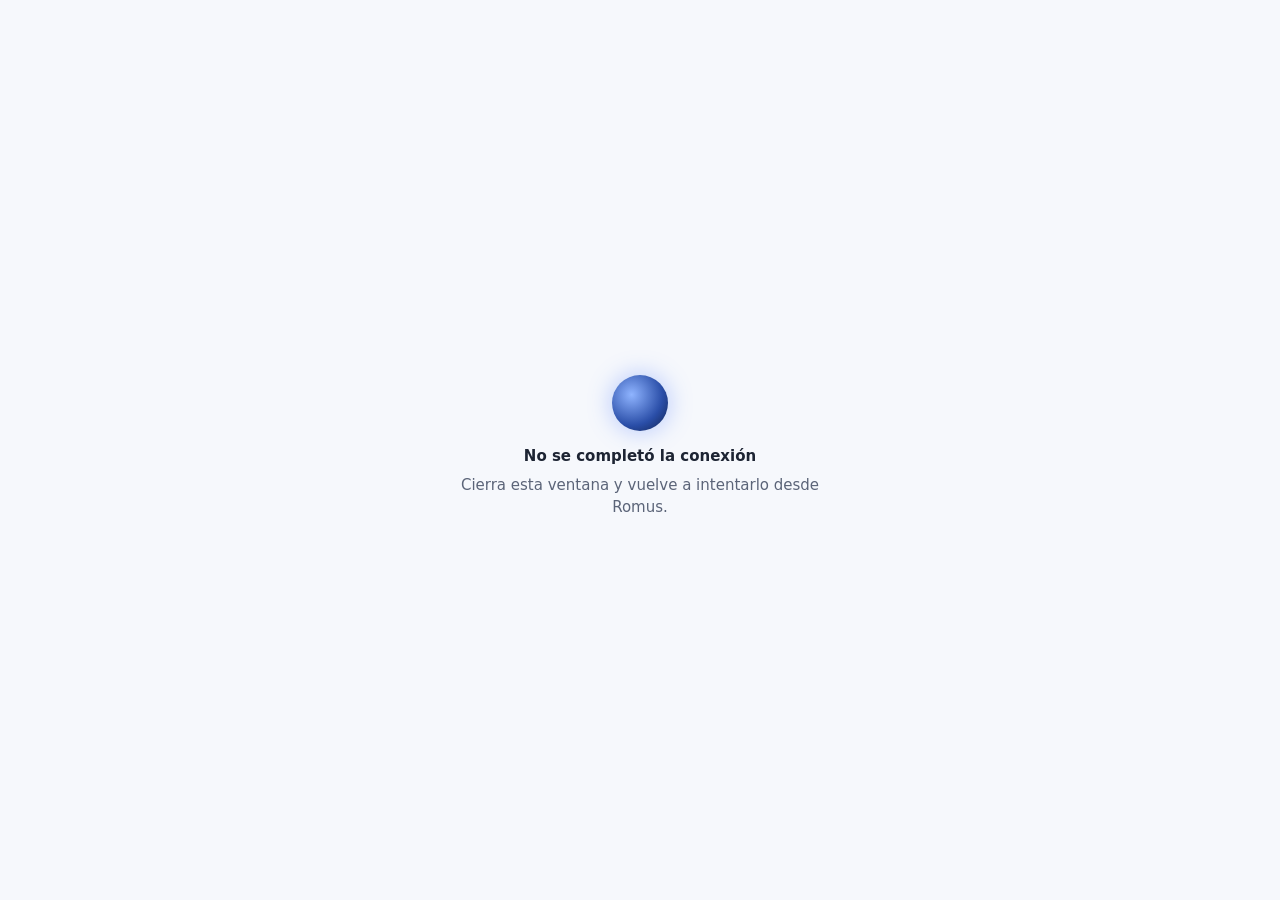
<file: conectar.html>
<!DOCTYPE html>
<html lang="es">
<head>
  <meta charset="UTF-8">
  <meta name="viewport" content="width=device-width, initial-scale=1">
  <title>Romus · Conectar la IA</title>
  <script src="https://appsforoffice.microsoft.com/lib/1/hosted/office.js"></script>
  <style>
    :root { color-scheme: light dark; --fondo: #f6f8fc; --texto: #1d2433; --suave: #5b6478; --acento: #2563eb; }
    @media (prefers-color-scheme: dark) { :root { --fondo: #0f1626; --texto: #e7ecf6; --suave: #9aa6bd; --acento: #6ea0ff; } }
    body { margin: 0; font: 15px/1.5 "Segoe UI", system-ui, sans-serif; background: var(--fondo); color: var(--texto); display: grid; place-items: center; min-height: 100vh; text-align: center; padding: 16px; box-sizing: border-box; }
    .caja { max-width: 360px; }
    .orbe { width: 56px; height: 56px; border-radius: 50%; margin: 0 auto 14px; background: radial-gradient(circle at 35% 35%, #8fb4ff, #2a4ea8 60%, #0f1f4a); box-shadow: 0 0 24px #4b7bff66; animation: latir 1.6s ease-in-out infinite; }
    @keyframes latir { 50% { transform: scale(1.08); } }
    p { color: var(--suave); margin: 6px 0; }
    b { color: var(--texto); }
    button { margin-top: 12px; font: inherit; padding: 8px 16px; border-radius: 8px; border: 1px solid var(--acento); background: var(--acento); color: #fff; cursor: pointer; }
  </style>
</head>
<body>
  <div class="caja">
    <div class="orbe" aria-hidden="true"></div>
    <b id="titulo">Conectando Romus con OpenRouter…</b>
    <p id="detalle">Un momento.</p>
    <div id="acciones"></div>
  </div>
  <script>
    /* Página puente del inicio de sesión con OpenRouter (OAuth PKCE).
       1) ?ir=openrouter&reto=… → lleva a OpenRouter.  2) OpenRouter vuelve aquí con ?code=… → se lo entrega a Romus. */
    (function () {
      const q = new URLSearchParams(location.search);
      const callback = location.origin + location.pathname;
      const $ = (id) => document.getElementById(id);
      function enviar(datos) {
        const msg = JSON.stringify(Object.assign({ tipo: "romus-openrouter" }, datos));
        const porOffice = () => { try { Office.context.ui.messageParent(msg); return true; } catch (e) { return false; } };
        const porVentana = () => { try { if (window.opener) { window.opener.postMessage(msg, location.origin); setTimeout(() => window.close(), 300); return true; } } catch (e) { /* sin ventana madre */ } return false; };
        if (window.Office && Office.onReady) Office.onReady(() => { if (!porOffice() && !porVentana()) listo(datos); });
        else if (!porVentana()) listo(datos);
      }
      function listo(datos) {
        $("titulo").textContent = datos.codigo ? "¡Listo!" : "No se completó la conexión";
        $("detalle").textContent = datos.codigo ? "Ya puedes cerrar esta ventana y volver a Romus." : "Cierra esta ventana y vuelve a intentarlo desde Romus.";
      }
      if (q.get("ir") === "openrouter" && q.get("reto")) {
        $("detalle").innerHTML = "Te llevo a OpenRouter. Inicia sesión (puedes usar tu cuenta de <b>Google</b>) y pulsa <b>Authorize</b>.";
        const url = "https://openrouter.ai/auth?callback_url=" + encodeURIComponent(callback) + "&code_challenge=" + encodeURIComponent(q.get("reto")) + "&code_challenge_method=S256";
        setTimeout(() => location.replace(url), 700);
      } else if (q.get("code")) {
        $("titulo").textContent = "Autorización recibida";
        $("detalle").textContent = "Entregando la conexión a Romus…";
        enviar({ codigo: q.get("code") });
      } else {
        enviar({ error: q.get("error") ? "cancelado" : "sin-codigo" });
      }
    })();
  </script>
</body>
</html>
</file>
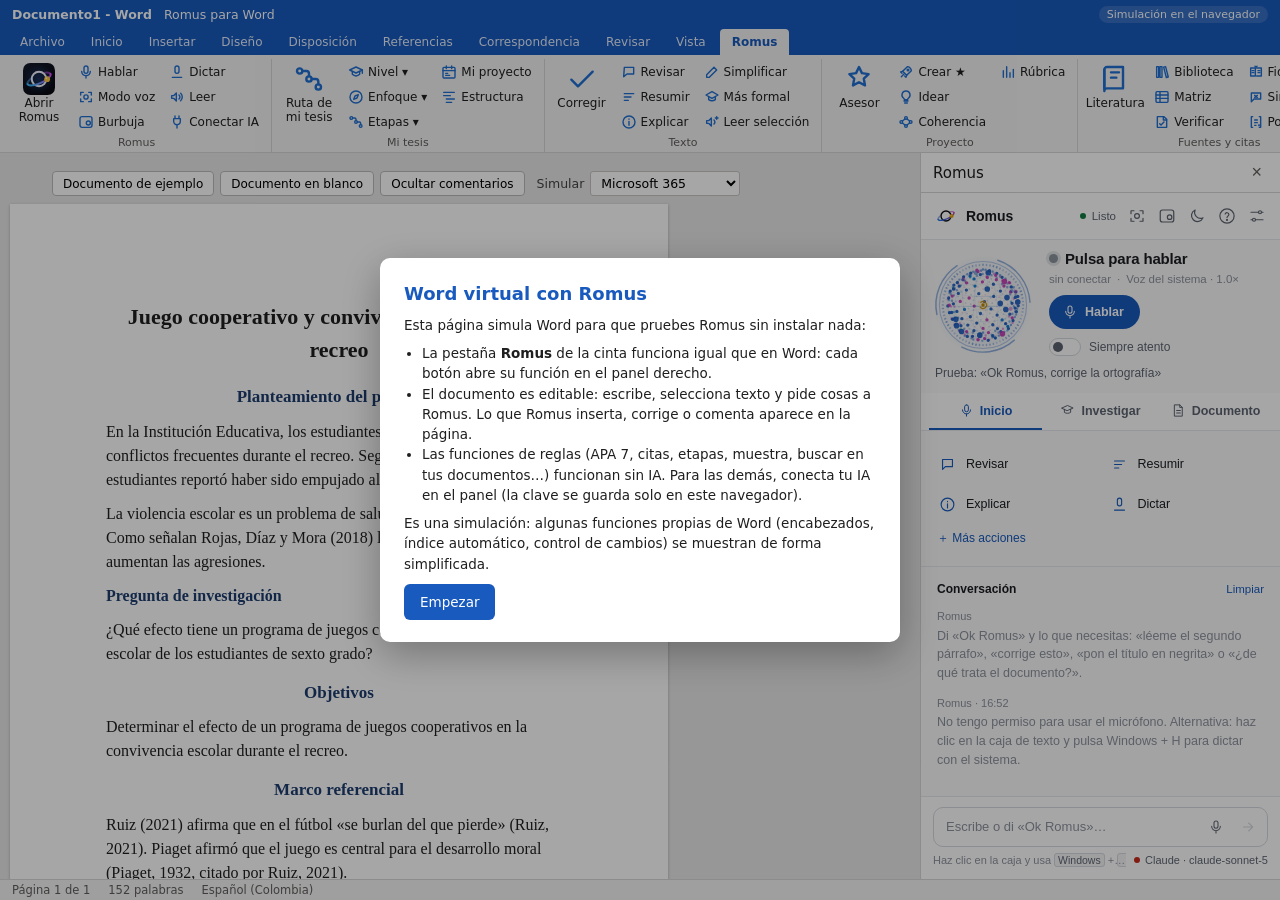
<file: demo.html>
<!DOCTYPE html>
<html lang="es">
<head>
  <meta charset="UTF-8">
  <meta name="viewport" content="width=device-width, initial-scale=1">
  <title>Romus · Word virtual</title>
  <style>
    :root { --azul: #185abd; --azul-osc: #124078; --cinta: #f3f3f3; --linea: #d6d6d6; --texto: #1f1f1f; --texto-2: #605e5c; --fondo-doc: #e8e8e8; --pagina: #ffffff; --panel: #fafafa; }
    * { box-sizing: border-box; }
    html, body { margin: 0; height: 100%; font: 12px "Segoe UI", system-ui, -apple-system, sans-serif; color: var(--texto); background: var(--fondo-doc); }
    body { display: flex; flex-direction: column; overflow: hidden; }
    .titulo { background: var(--azul); color: #fff; display: flex; align-items: center; gap: 12px; padding: 6px 12px; font-size: 12.5px; }
    .titulo b { font-weight: 600; } .titulo .sim { margin-left: auto; background: #ffffff22; padding: 2px 8px; border-radius: 999px; font-size: 11px; }
    .pestanas { background: var(--azul); display: flex; gap: 2px; padding: 0 8px; overflow-x: auto; }
    .pestanas button { background: none; border: 0; color: #e8eefb; font: inherit; padding: 6px 12px; cursor: pointer; white-space: nowrap; }
    .pestanas button.activa { background: var(--cinta); color: var(--azul); border-radius: 4px 4px 0 0; font-weight: 600; }
    .cinta { background: var(--cinta); border-bottom: 1px solid var(--linea); display: flex; overflow-x: auto; min-height: 98px; padding: 4px 2px 0; }
    .grupo { display: flex; flex-direction: column; border-right: 1px solid var(--linea); padding: 0 6px; flex: none; }
    .grupo .cuerpo { display: flex; gap: 2px; flex: 1; }
    .grupo .nombre { text-align: center; color: var(--texto-2); font-size: 11px; padding: 2px 0 3px; }
    .btn-g { display: flex; flex-direction: column; align-items: center; width: 62px; padding: 3px 2px; border: 1px solid transparent; border-radius: 3px; background: none; cursor: pointer; font: inherit; color: var(--texto); text-align: center; line-height: 1.15; }
    .btn-g img { width: 32px; height: 32px; margin-bottom: 2px; }
    .col { display: flex; flex-direction: column; gap: 1px; padding-top: 1px; }
    .btn-p { display: flex; align-items: center; gap: 4px; padding: 2px 5px; border: 1px solid transparent; border-radius: 3px; background: none; cursor: pointer; font: inherit; color: var(--texto); white-space: nowrap; height: 24px; }
    .btn-p img { width: 16px; height: 16px; }
    .btn-g:hover, .btn-p:hover { background: #e1e1e1; border-color: #c8c8c8; }
    .btn-g:active, .btn-p:active { background: #cfcfcf; }
    .menu { position: fixed; z-index: 50; background: #fff; border: 1px solid #c8c8c8; box-shadow: 0 6px 20px rgba(0,0,0,.18); padding: 4px 0; min-width: 210px; }
    .menu button { display: flex; align-items: center; gap: 8px; width: 100%; background: none; border: 0; padding: 6px 12px; font: inherit; cursor: pointer; text-align: left; color: var(--texto); }
    .menu button:hover { background: #e8f0fb; }
    .menu img { width: 16px; height: 16px; }
    .aviso-cinta { padding: 22px; color: var(--texto-2); }
    .zona { flex: 1; display: flex; min-height: 0; }
    .lienzo { flex: 1; overflow: auto; padding: 18px 10px 40px; min-width: 0; }
    .herr-doc { max-width: 816px; margin: 0 auto 8px; display: flex; gap: 6px; flex-wrap: wrap; }
    .herr-doc button { font: inherit; padding: 4px 10px; border: 1px solid #bbb; border-radius: 4px; background: #fff; cursor: pointer; }
    .marco { max-width: 1080px; margin: 0 auto; display: flex; gap: 12px; align-items: flex-start; justify-content: center; }
    .pagina { background: var(--pagina); width: 816px; max-width: 100%; min-height: 1056px; padding: 96px 96px; box-shadow: 0 1px 3px rgba(0,0,0,.25); font-family: "Times New Roman", Georgia, serif; font-size: 16px; line-height: 1.5; outline: none; }
    .pagina p, .pagina .pf { margin: 0 0 10px; outline: none; white-space: pre-wrap; }
    .pagina .pf:focus { background: #fffbe6; }
    .pagina .Título { font-size: 22px; font-weight: bold; text-align: center; margin-bottom: 18px; }
    .pagina .Título-1 { font-size: 17px; font-weight: bold; text-align: center; margin-top: 14px; color: #1d3c6e; }
    .pagina .Título-2 { font-size: 16px; font-weight: bold; margin-top: 10px; color: #1d3c6e; }
    .pagina .Título-3 { font-size: 16px; font-weight: bold; font-style: italic; }
    .pagina .salto { border-top: 1px dashed #aaa; color: #999; font-size: 11px; text-align: center; margin: 18px 0; font-family: "Segoe UI", sans-serif; }
    .pagina table { border-collapse: collapse; width: 100%; margin: 6px 0 12px; font-size: 14px; }
    .pagina td { border: 1px solid #555; padding: 3px 6px; vertical-align: top; }
    .pagina tr:first-child td { font-weight: bold; }
    .pagina .campo { color: #888; font-size: 11px; font-family: "Segoe UI", sans-serif; }
    .pagina mark.comentado { background: #fde9a8; color: inherit; padding: 0; }
    .pagina .flash { animation: flash 1.2s; } @keyframes flash { from { background: #cfe3ff; } to { background: transparent; } }
    .comentarios { width: 230px; flex: none; display: flex; flex-direction: column; gap: 8px; }
    .coment { background: #fff; border: 1px solid #d9d9d9; border-left: 3px solid #b4009e; border-radius: 4px; padding: 6px 8px; font-size: 11.5px; box-shadow: 0 1px 2px rgba(0,0,0,.08); }
    .coment b { display: block; color: #b4009e; font-size: 11px; } .coment q { display: block; color: var(--texto-2); font-style: italic; margin: 2px 0 4px; }
    .coment button { font: inherit; font-size: 10.5px; border: 0; background: none; color: var(--azul); cursor: pointer; padding: 0; }
    .panel { width: 360px; flex: none; display: flex; flex-direction: column; background: var(--panel); border-left: 1px solid var(--linea); }
    .panel.oculto { display: none; }
    .panel .cab { display: flex; align-items: center; justify-content: space-between; padding: 8px 12px; font-size: 15px; border-bottom: 1px solid var(--linea); background: #fff; }
    .panel .cab button { border: 0; background: none; font-size: 18px; cursor: pointer; color: var(--texto-2); }
    .panel iframe { flex: 1; border: 0; width: 100%; background: #fff; }
    .estado { background: #f3f3f3; border-top: 1px solid var(--linea); display: flex; gap: 18px; padding: 3px 12px; color: var(--texto-2); font-size: 11.5px; }
    .estado .trab { color: var(--azul); }
    .bienvenida { position: fixed; inset: 0; background: rgba(0,0,0,.35); display: flex; align-items: center; justify-content: center; z-index: 100; padding: 16px; }
    .bienvenida > div { background: #fff; max-width: 520px; border-radius: 10px; padding: 22px 24px; box-shadow: 0 12px 40px rgba(0,0,0,.3); font-size: 13.5px; line-height: 1.5; }
    .bienvenida h2 { margin: 0 0 8px; color: var(--azul); font-size: 18px; }
    .bienvenida ul { padding-left: 18px; margin: 8px 0; }
    .bienvenida button { margin-top: 10px; background: var(--azul); color: #fff; border: 0; padding: 8px 16px; border-radius: 6px; font: inherit; cursor: pointer; }
    @media (max-width: 900px) { .comentarios { display: none; } .panel { width: 320px; } .pagina { padding: 48px 32px; } }
    @media (max-width: 640px) { .zona { flex-direction: column; } .panel { width: 100%; height: 60vh; border-left: 0; border-top: 1px solid var(--linea); } .pagina { padding: 28px 18px; min-height: 0; } }
    .ver-word { font-size: 12.5px; color: #444; display: inline-flex; align-items: center; gap: 6px; margin-left: 6px; }
  .ver-word select { font: inherit; padding: 3px 6px; border: 1px solid #c8c6c4; border-radius: 3px; background: #fff; }
  .pagina table.apa { border-collapse: collapse; border-top: 1.5px solid #000; border-bottom: 1.5px solid #000; }
  .pagina table.apa td { border: 0 !important; }
  .pagina table.apa tr:first-child td { border-bottom: 1px solid #000 !important; font-weight: 700; background: #fff; }
</style>
</head>
<body>
  <div class="titulo"><b>Documento1 - Word</b><span>Romus para Word</span><span class="sim">Simulación en el navegador</span></div>
  <nav class="pestanas" id="pestanas"></nav>
  <div class="cinta" id="cinta"></div>
  <div class="zona">
    <div class="lienzo" id="lienzo">
      <div class="herr-doc">
        <button id="bEjemplo">Documento de ejemplo</button>
        <button id="bBlanco">Documento en blanco</button>
        <button id="bComent">Ocultar comentarios</button>
        <label class="ver-word">Simular <select id="selVersion"><option value="">Microsoft 365</option><option value="1.3">Word 2019 o 2021</option></select></label>
      </div>
      <div class="marco"><div class="pagina" id="pagina"></div><div class="comentarios" id="comentarios"></div></div>
    </div>
    <aside class="panel" id="panel">
      <div class="cab"><span>Romus</span><button id="bCerrarPanel" title="Cerrar el panel">×</button></div>
      <iframe id="romus" src="taskpane.html?demo=1" title="Panel de Romus" allow="microphone; clipboard-read; clipboard-write"></iframe>
    </aside>
  </div>
  <div class="estado"><span id="ePag">Página 1 de 1</span><span id="ePal">0 palabras</span><span>Español (Colombia)</span><span id="eTrab"></span></div>
  <div class="bienvenida" id="bienv"><div>
    <h2>Word virtual con Romus</h2>
    Esta página simula Word para que pruebes Romus sin instalar nada:
    <ul>
      <li>La pestaña <b>Romus</b> de la cinta funciona igual que en Word: cada botón abre su función en el panel derecho.</li>
      <li>El documento es editable: escribe, selecciona texto y pide cosas a Romus. Lo que Romus inserta, corrige o comenta aparece en la página.</li>
      <li>Las funciones de reglas (APA 7, citas, etapas, muestra, buscar en tus documentos…) funcionan sin IA. Para las demás, conecta tu IA en el panel (la clave se guarda solo en este navegador).</li>
    </ul>
    Es una simulación: algunas funciones propias de Word (encabezados, índice automático, control de cambios) se muestran de forma simplificada.
    <br><button id="bEmpezar">Empezar</button>
  </div></div>
  <script>
  (function () {
    const $ = (id) => document.getElementById(id);
    const ifr = $("romus");
    const R = () => ifr.contentWindow;
    const D = () => R() && R().__docu;
    const esc = (t) => String(t).replace(/&/g, "&amp;").replace(/</g, "&lt;").replace(/>/g, "&gt;");
    try { if (localStorage.getItem("romus.demo.visto")) $("bienv").remove(); } catch (e) { /* sin almacenamiento */ }
    $("bEmpezar").onclick = () => { $("bienv").remove(); try { localStorage.setItem("romus.demo.visto", "1"); } catch (e) { /* nada */ } };

    /* ---------- Pestañas y cinta (desde el manifiesto real de Romus) ---------- */
    const TABS = ["Archivo", "Inicio", "Insertar", "Diseño", "Disposición", "Referencias", "Correspondencia", "Revisar", "Vista", "Romus"];
    let tabActiva = "Romus", cintaHTML = null;
    function pintarPestanas() {
      $("pestanas").innerHTML = "";
      TABS.forEach(t => { const b = document.createElement("button"); b.textContent = t; if (t === tabActiva) b.className = "activa"; b.onclick = () => { tabActiva = t; pintarPestanas(); pintarCinta(); }; $("pestanas").appendChild(b); });
    }
    const local = (u) => (u || "").replace(/^https?:\/\/[^/]+\/romus\//, "");
    async function cargarCinta() {
      const xml = new DOMParser().parseFromString(await (await fetch("manifest.xml?v=" + Date.now())).text(), "application/xml");
      const cad = {}; xml.querySelectorAll("ShortStrings String").forEach(s => { cad[s.getAttribute("id")] = s.getAttribute("DefaultValue"); });
      const larga = {}; xml.querySelectorAll("LongStrings String").forEach(s => { larga[s.getAttribute("id")] = s.getAttribute("DefaultValue"); });
      const img = {}; xml.querySelectorAll("Images Image").forEach(s => { img[s.getAttribute("id")] = local(s.getAttribute("DefaultValue")); });
      const tab = Array.from(xml.getElementsByTagName("CustomTab")).find(t => t.getAttribute("id") === "Romus.Tab");
      const icono = (el, tam) => { const i = Array.from(el.children).find(x => x.localName === "Icon"); if (!i) return ""; const im = Array.from(i.children).find(x => x.getAttribute("size") === String(tam)); return im ? img[im.getAttribute("resid")] : ""; };
      const etiqueta = (el) => { const l = Array.from(el.children).find(x => x.localName === "Label"); return l ? cad[l.getAttribute("resid")] : ""; };
      const ayuda = (el) => { const st = Array.from(el.children).find(x => x.localName === "Supertip"); if (!st) return ""; const d = Array.from(st.children).find(x => x.localName === "Description"); return d ? larga[d.getAttribute("resid")] : ""; };
      const accion = (el) => { const a = Array.from(el.children).find(x => x.localName === "Action"); if (!a) return null; if (a.getAttribute("xsi:type") === "ShowTaskpane" || /ShowTaskpane/.test(a.outerHTML)) return { panel: true }; const f = a.getElementsByTagName("FunctionName")[0]; return f ? { fn: f.textContent } : null; };
      cintaHTML = Array.from(tab.children).filter(g => g.localName === "Group").map(g => ({
        nombre: etiqueta(g),
        controles: Array.from(g.children).filter(c => c.localName === "Control").map(c => {
          const tipo = /Menu/.test(c.getAttribute("xsi:type") || "") ? "menu" : "boton";
          const o = { tipo, et: etiqueta(c), ayuda: ayuda(c), i16: icono(c, 16), i32: icono(c, 32), accion: accion(c) };
          if (tipo === "menu") o.items = Array.from(c.getElementsByTagName("Item")).map(it => ({ et: etiqueta(it), ayuda: ayuda(it), i16: icono(it, 16), accion: accion(it) }));
          return o;
        })
      }));
      pintarCinta();
    }
    function cerrarMenus() { document.querySelectorAll(".menu").forEach(m => m.remove()); }
    document.addEventListener("click", (e) => { if (!e.target.closest(".menu") && !e.target.closest("[data-menu]")) cerrarMenus(); });
    function pintarCinta() {
      const c = $("cinta"); c.innerHTML = "";
      if (tabActiva !== "Romus" || !cintaHTML) { c.innerHTML = `<div class="aviso-cinta">${tabActiva === "Romus" ? "Cargando la pestaña Romus…" : `En esta simulación solo funciona la pestaña <b>Romus</b>. <a href="#" id="irRomus">Ir a Romus</a>`}</div>`; const a = $("irRomus"); if (a) a.onclick = (e) => { e.preventDefault(); tabActiva = "Romus"; pintarPestanas(); pintarCinta(); }; return; }
      cintaHTML.forEach(g => {
        const gr = document.createElement("div"); gr.className = "grupo";
        const cu = document.createElement("div"); cu.className = "cuerpo";
        const [pri, ...resto] = g.controles;
        const crear = (o, grande) => {
          const b = document.createElement("button"); b.className = grande ? "btn-g" : "btn-p"; b.title = o.ayuda || o.et;
          b.innerHTML = `<img src="${grande ? o.i32 : o.i16}" alt=""><span>${esc(o.et)}${o.tipo === "menu" ? " ▾" : ""}</span>`;
          if (o.tipo === "menu") { b.dataset.menu = "1"; b.onclick = (e) => { e.stopPropagation(); cerrarMenus(); const r = b.getBoundingClientRect(); const m = document.createElement("div"); m.className = "menu"; m.style.left = Math.min(r.left, innerWidth - 230) + "px"; m.style.top = r.bottom + 2 + "px"; o.items.forEach(it => { const x = document.createElement("button"); x.title = it.ayuda || ""; x.innerHTML = `<img src="${it.i16}" alt=""><span>${esc(it.et)}</span>`; x.onclick = () => { cerrarMenus(); ejecutar(it); }; m.appendChild(x); }); document.body.appendChild(m); }; }
          else b.onclick = () => ejecutar(o);
          return b;
        };
        if (pri) cu.appendChild(crear(pri, true));
        for (let k = 0; k < resto.length; k += 3) { const col = document.createElement("div"); col.className = "col"; resto.slice(k, k + 3).forEach(o => col.appendChild(crear(o, false))); cu.appendChild(col); }
        const n = document.createElement("div"); n.className = "nombre"; n.textContent = g.nombre;
        gr.append(cu, n); c.appendChild(gr);
      });
    }
    function ejecutar(o) {
      if (!o.accion) return;
      if (o.accion.panel) { $("panel").classList.remove("oculto"); return; }
      $("panel").classList.remove("oculto");
      // Word 2019/2021: cinta clásica, el botón abre el panel directamente en su función.
      const api = $("selVersion").value;
      if (api) { $("romus").src = `taskpane.html?demo=1&api=${api}&cinta=${encodeURIComponent(o.accion.fn.replace(/^romus/, ""))}`; $("eTrab").textContent = ""; return; }
      const w = R(); if (!w) return;
      const f = (w.__acciones && w.__acciones[o.accion.fn]) || w[o.accion.fn];
      if (!f) { $("eTrab").textContent = "Romus aún está cargando…"; return; }
      $("eTrab").className = "trab"; $("eTrab").textContent = `Romus está trabajando en su ${o.et}…`;
      try { f({ completed() { setTimeout(() => { $("eTrab").textContent = ""; }, 700); } }); } catch (e) { $("eTrab").textContent = "Error: " + e.message; }
    }
    $("selVersion").onchange = () => { const v = $("selVersion").value; $("romus").src = "taskpane.html?demo=1" + (v ? "&api=" + v : ""); };
    window.__demoMostrarPanel = () => $("panel").classList.remove("oculto");
    $("bCerrarPanel").onclick = () => $("panel").classList.add("oculto");

    /* ---------- Documento: dibujar, editar y seleccionar ---------- */
    let escribiendo = 0, verComent = true;
    function segmentos(p) {
      const t = p.text, cortes = new Set([0, t.length]);
      (p.marcas || []).forEach(m => { cortes.add(Math.max(0, Math.min(t.length, m.ini))); cortes.add(Math.max(0, Math.min(t.length, m.fin))); });
      const cs = Array.from(cortes).sort((a, b) => a - b); let h = "";
      for (let k = 0; k < cs.length - 1; k++) {
        const a = cs[k], b = cs[k + 1]; if (b <= a) continue;
        let css = "", tag = "";
        (p.marcas || []).filter(m => m.ini <= a && m.fin >= b).forEach(m => {
          if (m.k === "italic" && m.v) css += "font-style:italic;"; if (m.k === "bold" && m.v) css += "font-weight:bold;"; if (m.k === "underline" && m.v && m.v !== "None") css += "text-decoration:underline;";
          if (m.k === "highlightColor" && m.v) css += `background:${m.v === "Yellow" ? "#fff36b" : m.v};`; if (m.k === "color" && m.v) css += `color:${m.v};`;
          if (m.k === "name" && m.v) css += `font-family:'${m.v}';`; if (m.k === "size" && m.v) css += `font-size:${m.v * 1.333}px;`;
        });
        let x = esc(t.slice(a, b));
        h += css ? `<span style="${css}">${x}</span>` : x;
      }
      return h || "<br>";
    }
    function pintar() {
      const d = D(); if (!d) return;
      const pag = $("pagina"); const foco = document.activeElement && document.activeElement.closest && document.activeElement.closest(".pf");
      if (foco && Date.now() - escribiendo < 800) return; // no interrumpir mientras escribes
      pag.innerHTML = "";
      d.paras.forEach((p, i) => {
        let el;
        if (p.tabla) { el = document.createElement("table"); if (p.apa) el.className = "apa"; p.tabla.forEach(f => { const tr = document.createElement("tr"); f.forEach(c => { const td = document.createElement("td"); td.textContent = c; tr.appendChild(td); }); el.appendChild(tr); }); }
        else if (p.salto) { el = document.createElement("div"); el.className = "salto"; el.textContent = "· · · Salto de página · · ·"; }
        else {
          el = document.createElement("p"); el.className = "pf " + String(p.style || "Normal").replace(/\s+/g, "-"); el.contentEditable = "true"; el.spellcheck = true;
          el.innerHTML = segmentos(p) + (p.campo ? ` <span class="campo" contenteditable="false">[campo: ${p.campo}]</span>` : "");
          const st = el.style;
          if (p.alignment) st.textAlign = { Centered: "center", Justified: "justify", Right: "right", Left: "left" }[p.alignment] || "";
          if (p.leftIndent) st.paddingLeft = p.leftIndent * 1.333 + "px";
          if (p.firstLineIndent) st.textIndent = p.firstLineIndent * 1.333 + "px";
          if (p.lineSpacing && p.lineSpacing >= 20) st.lineHeight = "2";
          if (p.spaceAfter !== undefined && p.spaceAfter !== null) st.marginBottom = (p.spaceAfter * 1.333) + "px";
          // resaltar texto comentado
          if (verComent) (d.comentarios || []).forEach(c => { if (c.sobre && c.sobre.length > 2 && p.text.includes(c.sobre) && !p.marcas?.length) el.innerHTML = el.innerHTML.replace(esc(c.sobre), `<mark class="comentado">${esc(c.sobre)}</mark>`); });
        }
        el.dataset.i = i; pag.appendChild(el);
      });
      // comentarios en el margen
      const cm = $("comentarios"); cm.innerHTML = ""; cm.style.display = verComent ? "" : "none";
      (d.comentarios || []).forEach((c, k) => { const b = document.createElement("div"); b.className = "coment"; b.innerHTML = `<b>${esc(c.autor || "Romus")}</b>${c.sobre ? `<q>${esc(c.sobre.slice(0, 80))}</q>` : ""}${esc(c.t)}${(c.respuestas || []).map(r => `<div style="margin-top:4px;color:#605e5c">↳ ${esc(r)}</div>`).join("")}<br><button data-k="${k}">Resolver</button>`; b.querySelector("button").onclick = () => { d.comentarios.splice(k, 1); R().__demoAvisar(); }; cm.appendChild(b); });
      const pal = d.paras.reduce((a, p) => a + (p.text.trim() ? p.text.trim().split(/\s+/).length : 0), 0);
      $("ePal").textContent = `${pal.toLocaleString("es-CO")} palabras`;
      $("ePag").textContent = `Página 1 de ${Math.max(1, Math.ceil(pal / 330) + d.paras.filter(p => p.salto).length)}`;
    }
    let tPintar = null;
    window.__demoCambio = () => { clearTimeout(tPintar); tPintar = setTimeout(pintar, 40); };
    window.__demoIrA = (i) => { const el = $("pagina").querySelector(`[data-i="${i}"]`); if (el) { el.scrollIntoView({ block: "center", behavior: "smooth" }); el.classList.remove("flash"); void el.offsetWidth; el.classList.add("flash"); } };
    const indiceDe = (n) => { const el = n && (n.nodeType === 1 ? n : n.parentElement); const p = el && el.closest && el.closest("[data-i]"); return p ? +p.dataset.i : -1; };
    const offsetEn = (pEl, node, off) => { try { const r = document.createRange(); r.setStart(pEl, 0); r.setEnd(node, off); return r.toString().length; } catch (e) { return 0; } };
    $("pagina").addEventListener("input", (e) => {
      const el = e.target.closest(".pf"); if (!el) return; const d = D(); const p = d.paras[+el.dataset.i]; if (!p) return;
      escribiendo = Date.now(); p.text = el.innerText.replace(/\n+$/, "").replace(/\[campo: [^\]]+\]/, "").trim() === "" ? "" : el.innerText.replace(/\n$/, "").replace(/\s*\[campo: [^\]]+\]$/, ""); p.marcas = [];
      try { localStorage.setItem("romus.demo.doc", JSON.stringify({ paras: d.paras, comentarios: d.comentarios })); } catch (x) { /* nada */ }
      contar();
    });
    const contar = () => { const d = D(); const pal = d.paras.reduce((a, p) => a + (p.text.trim() ? p.text.trim().split(/\s+/).length : 0), 0); $("ePal").textContent = `${pal.toLocaleString("es-CO")} palabras`; };
    $("pagina").addEventListener("keydown", (e) => {
      const el = e.target.closest(".pf"); if (!el) return; const d = D(); const i = +el.dataset.i;
      const s = getSelection(); const pos = s.rangeCount ? offsetEn(el, s.getRangeAt(0).startContainer, s.getRangeAt(0).startOffset) : 0;
      if (e.key === "Enter") { e.preventDefault(); const p = d.paras[i]; const nuevo = { text: p.text.slice(pos), style: /^Título/.test(p.style) ? "Normal" : p.style }; p.text = p.text.slice(0, pos); p.marcas = []; d.paras.splice(i + 1, 0, nuevo); escribiendo = 0; pintar(); const n = $("pagina").querySelector(`[data-i="${i + 1}"]`); if (n) { n.focus(); } R().__demoAvisar(); }
      if (e.key === "Backspace" && pos === 0 && i > 0 && !d.paras[i - 1].tabla) { e.preventDefault(); const prev = d.paras[i - 1]; const largo = prev.text.length; prev.text += d.paras[i].text; d.paras.splice(i, 1); escribiendo = 0; pintar(); const n = $("pagina").querySelector(`[data-i="${i - 1}"]`); if (n) { n.focus(); try { const r = document.createRange(); const t = n.firstChild; if (t && t.nodeType === 3) { r.setStart(t, Math.min(largo, t.length)); r.collapse(true); s.removeAllRanges(); s.addRange(r); } } catch (x) { /* cursor */ } } R().__demoAvisar(); }
    });
    // La selección de la página es la selección que ve Romus
    document.addEventListener("selectionchange", () => {
      const s = getSelection(); if (!s.rangeCount || !R() || !R().__seleccionar) return;
      const r = s.getRangeAt(0); const a = indiceDe(r.startContainer), b = indiceDe(r.endContainer); if (a < 0 || b < 0) return;
      const pa = $("pagina").querySelector(`[data-i="${a}"]`), pb = $("pagina").querySelector(`[data-i="${b}"]`);
      R().__seleccionar(a, offsetEn(pa, r.startContainer, r.startOffset), b, offsetEn(pb, r.endContainer, r.endOffset));
      try { R().__alCambiarSeleccion && R().__alCambiarSeleccion({}); } catch (e) { /* opcional */ }
    });
    $("bEjemplo").onclick = () => { const d = D(); if (!d) return; d.paras.splice(0, d.paras.length, ...R().__docuEjemplo()); d.comentarios.length = 0; R().__demoAvisar(); };
    $("bBlanco").onclick = () => { const d = D(); if (!d) return; d.paras.splice(0, d.paras.length, { text: "", style: "Normal" }); d.comentarios.length = 0; R().__demoAvisar(); };
    $("bComent").onclick = () => { verComent = !verComent; $("bComent").textContent = verComent ? "Ocultar comentarios" : "Mostrar comentarios"; pintar(); };
    ifr.addEventListener("load", () => { setTimeout(pintar, 300); });
    pintarPestanas(); pintarCinta();
    cargarCinta().catch(e => { $("cinta").innerHTML = `<div class="aviso-cinta">No pude cargar la cinta: ${esc(e.message)}</div>`; });
  })();
  </script>
</body>
</html>
</file>
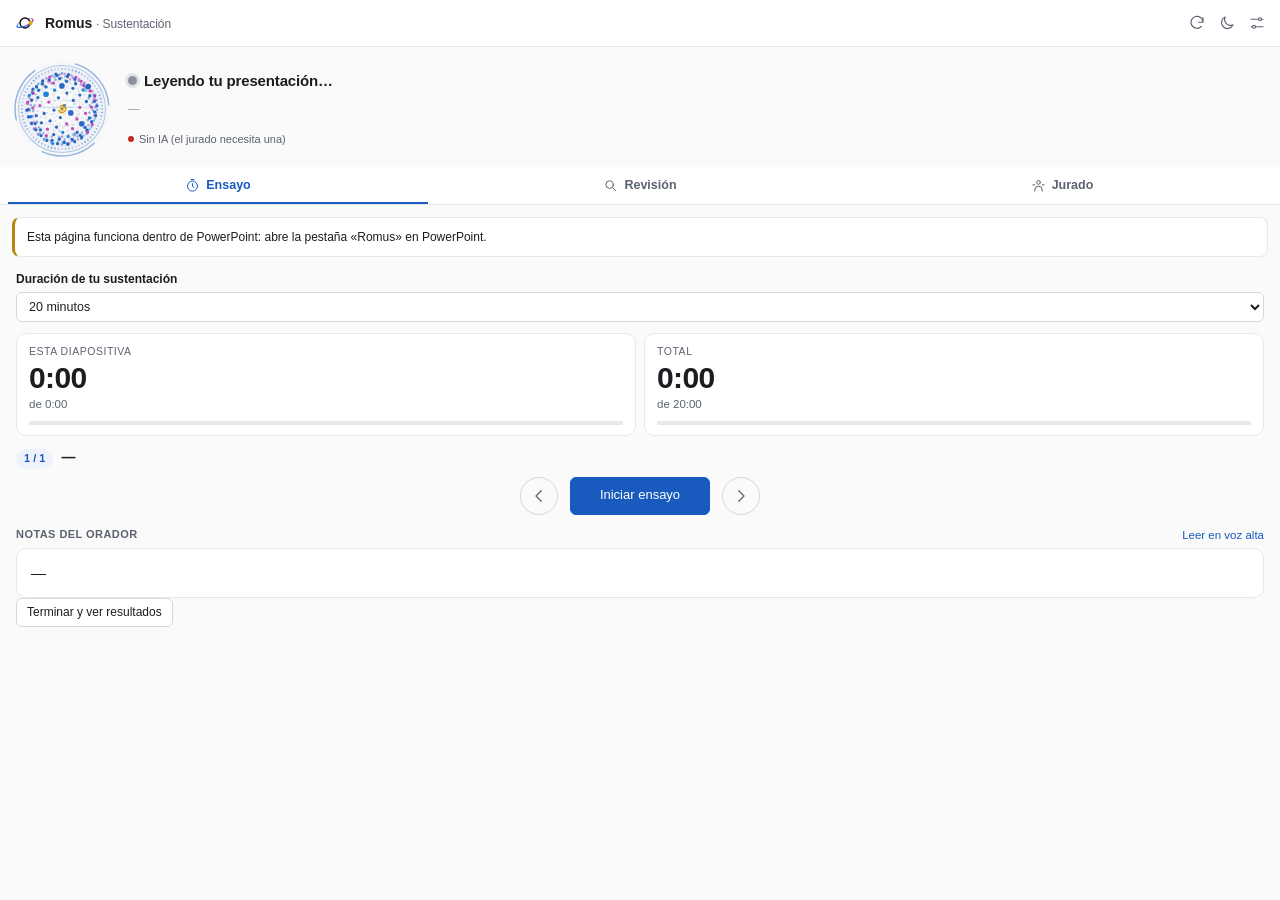
<file: ppt.html>
<!DOCTYPE html>
<html lang="es">
<head>
  <meta charset="UTF-8">
  <meta name="viewport" content="width=device-width, initial-scale=1">
  <title>Romus · Sustentación</title>
  <script src="https://appsforoffice.microsoft.com/lib/1/hosted/office.js"></script>
  <link rel="stylesheet" href="css/taskpane.css?v=3.9.3">
  <link rel="stylesheet" href="css/ppt.css?v=3.9.3">
</head>
<body class="ppt">
  <div id="app">
    <header class="barra">
      <div class="marca">
        <img class="logo-img logo-claro" src="assets/logo/marca-claro-simple.svg" alt="" width="22" height="22"><img class="logo-img logo-oscuro" src="assets/logo/marca-oscuro-simple.svg" alt="" width="22" height="22">
        <span class="marca-txt">Romus <small>· Sustentación</small></span>
      </div>
      <div class="acciones-barra">
        <button id="btnRecargar" class="icono" title="Volver a leer la presentación" aria-label="Volver a leer la presentación"><svg viewBox="0 0 24 24"><path d="M20 11a8 8 0 1 0-2.3 5.7M20 5v6h-6"/></svg></button>
        <button id="btnTema" class="icono" title="Modo claro u oscuro" aria-label="Modo claro u oscuro">
          <svg viewBox="0 0 24 24" class="ico-luna"><path d="M20 14.5A8 8 0 0 1 9.5 4a8 8 0 1 0 10.5 10.5z"/></svg>
          <svg viewBox="0 0 24 24" class="ico-sol"><circle cx="12" cy="12" r="4"/><path d="M12 2.5v2M12 19.5v2M2.5 12h2M19.5 12h2M5.3 5.3l1.4 1.4M17.3 17.3l1.4 1.4M5.3 18.7l1.4-1.4M17.3 6.7l1.4-1.4"/></svg>
        </button>
        <button id="btnAjustesPpt" class="icono" title="Conectar la IA" aria-label="Conectar la IA"><svg viewBox="0 0 24 24"><path d="M4 7h10M18 7h2M4 17h2M10 17h10"/><circle cx="16" cy="7" r="2"/><circle cx="8" cy="17" r="2"/></svg></button>
      </div>
    </header>

    <section class="nucleo" aria-label="Romus" data-estado="reposo">
      <div class="escena"><canvas id="orbePpt" class="orbe-panel"></canvas></div>
      <div id="estadoPpt" class="nucleo-estado">Leyendo tu presentación…</div>
      <div class="nucleo-info"><span id="infoPpt">—</span></div>
      <div class="nucleo-controles"><span id="iaPpt" class="chip-ia"></span></div>
    </section>

    <nav class="pestanas" role="tablist" aria-label="Secciones">
      <button class="pestana" role="tab" data-ir="ensayo" aria-selected="true"><svg viewBox="0 0 24 24"><circle cx="12" cy="13" r="8"/><path d="M12 9v4l2.5 2.5M9.5 2.5h5"/></svg><span>Ensayo</span></button>
      <button class="pestana" role="tab" data-ir="revision" aria-selected="false"><svg viewBox="0 0 24 24"><circle cx="10.5" cy="10.5" r="6"/><path d="M15 15l5.5 5.5"/></svg><span>Revisión</span></button>
      <button class="pestana" role="tab" data-ir="jurado" aria-selected="false"><svg viewBox="0 0 24 24"><circle cx="12" cy="7" r="3"/><path d="M6 21v-2a6 6 0 0 1 12 0v2M3 11h3M18 11h3"/></svg><span>Jurado</span></button>
    </nav>

    <main id="principal">
      <div id="avisoPpt" class="aviso oculto"></div>

      <!-- Ensayo -->
      <section class="seccion" data-pestana="ensayo">
        <div id="ensayoConfig" class="ensayo-config">
          <label class="campo-pro"><span>Duración de tu sustentación</span>
            <select id="selMinutos" class="ajuste"><option value="10">10 minutos</option><option value="15">15 minutos</option><option value="20" selected>20 minutos</option><option value="25">25 minutos</option><option value="30">30 minutos</option><option value="45">45 minutos</option></select>
          </label>
          <p id="planNota" class="inv-nota"></p>
        </div>
        <div class="cronos">
          <div class="crono">
            <small>Esta diapositiva</small>
            <b id="crDiapo">0:00</b>
            <span id="crDiapoPlan">de 0:00</span>
            <i class="barra-crono"><i id="barDiapo"></i></i>
          </div>
          <div class="crono">
            <small>Total</small>
            <b id="crTotal">0:00</b>
            <span id="crTotalPlan">de 20:00</span>
            <i class="barra-crono"><i id="barTotal"></i></i>
          </div>
        </div>
        <div class="diapo-actual">
          <span id="numDiapo" class="num-diapo">1 / 1</span>
          <b id="titDiapo">—</b>
        </div>
        <div class="ensayo-botones">
          <button id="btnAnt" class="icono grande-borde" title="Diapositiva anterior (←)" aria-label="Anterior"><svg viewBox="0 0 24 24"><path d="M15 5l-7 7 7 7"/></svg></button>
          <button id="btnPlay" class="boton primario play">Iniciar ensayo</button>
          <button id="btnSig" class="icono grande-borde" title="Diapositiva siguiente (→)" aria-label="Siguiente"><svg viewBox="0 0 24 24"><path d="M9 5l7 7-7 7"/></svg></button>
        </div>
        <div class="notas-cab">
          <span>Notas del orador</span>
          <button id="btnLeerNotas" class="enlace-sutil">Leer en voz alta</button>
        </div>
        <div id="notasDiapo" class="notas-orador">—</div>
        <div class="inv-acciones"><button id="btnTerminar" class="boton secundario">Terminar y ver resultados</button></div>
        <div id="resEnsayo"></div>
      </section>

      <!-- Revisión -->
      <section class="seccion fuera-pestana" data-pestana="revision">
        <div id="resRevision"></div>
      </section>

      <!-- Jurado -->
      <section class="seccion fuera-pestana" data-pestana="jurado">
        <div id="juradoInicio">
          <p class="guia-resumen">Romus hace de jurado: te pregunta en voz alta sobre tus diapositivas, escucha tu respuesta y te dice qué faltó y cómo responder mejor.</p>
          <label class="campo-pro"><span>Preguntas</span><select id="selPreg" class="ajuste"><option value="3">3 preguntas</option><option value="5" selected>5 preguntas</option><option value="8">8 preguntas</option></select></label>
          <label class="campo-pro"><span>Jurado</span><select id="selRigor" class="ajuste"><option value="amable">Amable (para empezar)</option><option value="riguroso" selected>Riguroso</option><option value="muy exigente">Muy exigente</option></select></label>
          <button id="btnJurado" class="boton primario">Empezar el simulacro</button>
        </div>
        <div id="juradoPregunta" class="oculto"></div>
        <div id="juradoResumen"></div>
      </section>
    </main>
  </div>

  <div id="hojaIA" class="hoja oculto" role="dialog" aria-label="Conectar la IA">
    <div class="hoja-cabecera"><h2>Conectar la IA</h2><button id="btnCerrarIA" class="icono" aria-label="Cerrar"><svg viewBox="0 0 24 24"><path d="M6 6l12 12M18 6L6 18"/></svg></button></div>
    <div class="hoja-cuerpo">
      <p class="inv-nota">El ensayo y la revisión funcionan sin IA. El simulacro de jurado y la escucha de tu voz usan la IA que conectaste en Romus para Word. Si aquí no aparece, conéctala de una de estas formas:</p>
      <button id="btnUnClicPpt" class="boton primario">⚡ Conectar con un clic (OpenRouter)</button>
      <label class="campo-pro"><span>O pega una clave (Gemini gratis en aistudio.google.com, o Claude, OpenAI, Groq…)</span><input id="inpClavePpt" class="ajuste" type="password" placeholder="AIza…" autocomplete="off"></label>
      <button id="btnGuardarClave" class="boton secundario">Conectar</button>
      <button id="btnRespaldoPpt" class="enlace-sutil">Restaurar con un código de respaldo (pégalo arriba)</button>
      <p id="notaClave" class="inv-nota"></p>
    </div>
  </div>

  <script src="js/compat.js?v=3.9.3"></script>
  <script src="js/config.js?v=3.9.3"></script>
  <script src="js/voz.js?v=3.9.3"></script>
  <script src="js/escucha.js?v=3.9.3"></script>
  <script src="js/romus.js?v=3.9.3"></script>
  <script src="js/ia.js?v=3.9.3"></script>
  <script src="js/conexion.js?v=3.9.3"></script>
  <script src="vendor/jszip.min.js?v=3.9.3"></script>
  <script src="js/ppt.js?v=3.9.3"></script>
</body>
</html>
</file>
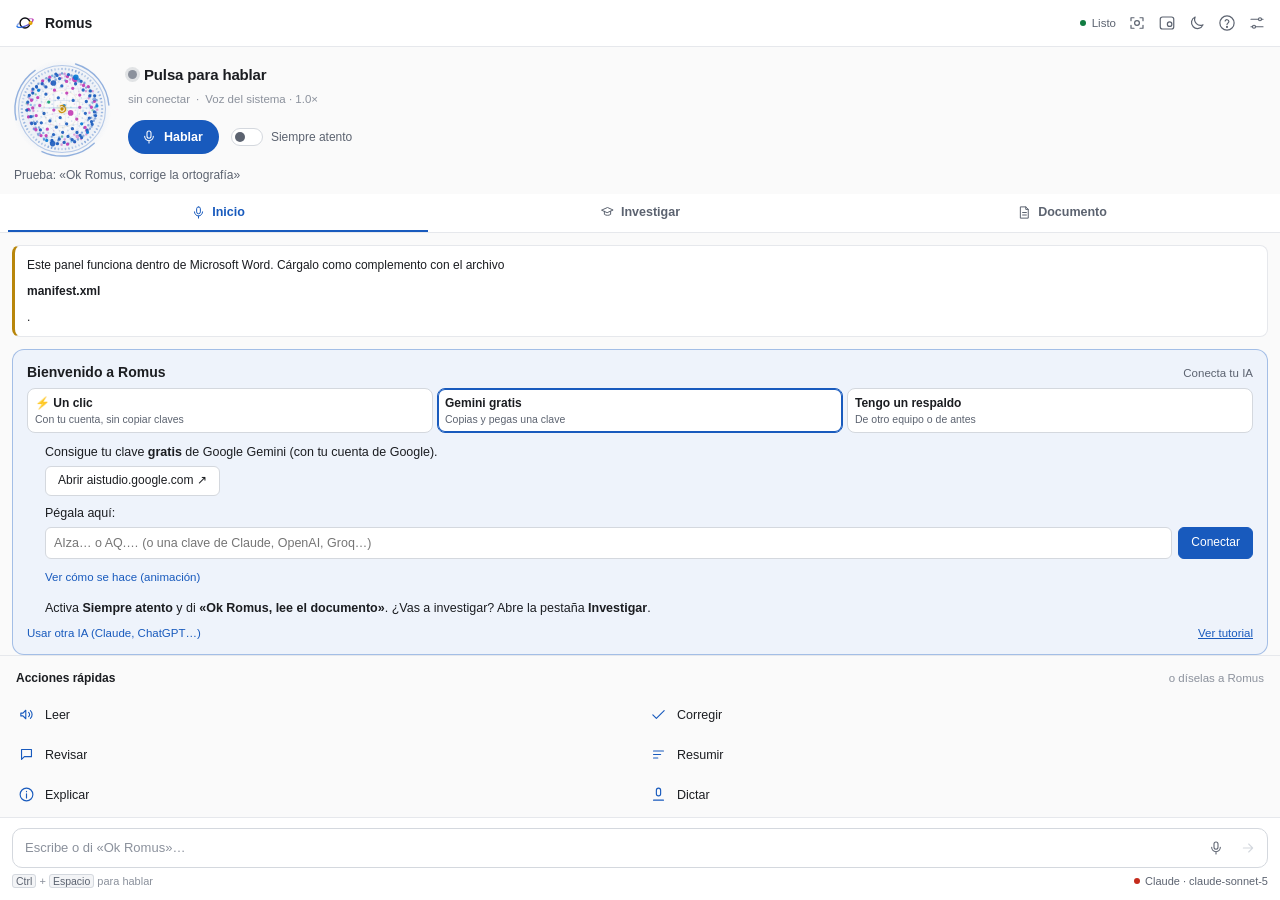
<file: taskpane.html>
<!DOCTYPE html>
<html lang="es">
<head>
  <meta charset="UTF-8">
  <meta name="viewport" content="width=device-width, initial-scale=1">
  <title>Romus</title>
  <script src="https://appsforoffice.microsoft.com/lib/1/hosted/office.js"></script>
  <script>/* Word virtual (demo.html): reemplaza Office.js por la simulación */ if (/[?&]demo=1(&|$)/.test(location.search)) document.write('<script src="demo/office-demo.js?v=1"><\/script>');</script>
  <link rel="stylesheet" href="css/taskpane.css?v=3.9.3">
</head>
<body>
  <div id="app">
    <!-- Encabezado -->
    <header class="barra">
      <div class="marca">
        <img class="logo-img logo-claro" src="assets/logo/marca-claro-simple.svg" alt="" width="22" height="22"><img class="logo-img logo-oscuro" src="assets/logo/marca-oscuro-simple.svg" alt="" width="22" height="22">
        <span class="marca-txt">Romus</span>
      </div>
      <div class="acciones-barra">
        <span id="estado" class="estado" title="Estado">Listo</span>
        <button id="btnModoVoz" class="icono" title="Modo voz a pantalla completa" aria-label="Modo voz">
          <svg viewBox="0 0 24 24"><path d="M4 9V5h4M20 9V5h-4M4 15v4h4M20 15v4h-4"/><circle cx="12" cy="12" r="3.2"/></svg>
        </button>
        <button id="btnAbrirBurbuja" class="icono" title="Burbuja flotante" aria-label="Burbuja flotante">
          <svg viewBox="0 0 24 24"><rect x="3" y="4" width="18" height="16" rx="3"/><circle cx="15.5" cy="13.5" r="3"/></svg>
        </button>
        <button id="btnTema" class="icono" title="Cambiar a modo oscuro" aria-label="Modo claro u oscuro">
          <svg viewBox="0 0 24 24" class="ico-luna"><path d="M20 14.5A8 8 0 0 1 9.5 4a8 8 0 1 0 10.5 10.5z"/></svg>
          <svg viewBox="0 0 24 24" class="ico-sol"><circle cx="12" cy="12" r="4"/><path d="M12 2.5v2M12 19.5v2M2.5 12h2M19.5 12h2M5.3 5.3l1.4 1.4M17.3 17.3l1.4 1.4M5.3 18.7l1.4-1.4M17.3 6.7l1.4-1.4"/></svg>
        </button>
        <button id="btnAyuda" class="icono" title="Qué puedo decir" aria-label="Ayuda">
          <svg viewBox="0 0 24 24"><circle cx="12" cy="12" r="9.5"/><path d="M9.5 9.2a2.6 2.6 0 0 1 5 .9c0 1.8-2.5 2.2-2.5 3.9"/><circle cx="12" cy="17.2" r=".6" class="relleno"/></svg>
        </button>
        <button id="btnAjustes" class="icono" title="Ajustes" aria-label="Ajustes">
          <svg viewBox="0 0 24 24"><path d="M4 7h10M18 7h2M4 17h2M10 17h10"/><circle cx="16" cy="7" r="2"/><circle cx="8" cy="17" r="2"/></svg>
        </button>
      </div>
    </header>

    <!-- 01 · Núcleo: Romus vivo -->
    <section class="nucleo" aria-label="Romus">
      <div class="escena">
        <canvas id="orbePanel" class="orbe-panel" title="Romus"></canvas>
      </div>
      <div id="micEtiqueta" class="nucleo-estado">Pulsa para hablar</div>
      <div class="nucleo-info"><span id="roIA">—</span><span class="sep">·</span><span id="roVoz">—</span></div>
      <div id="transcripcion" class="transcripcion">Prueba: «Ok Romus, corrige la ortografía»</div>
      <div class="nucleo-controles">
        <button id="btnMic" class="mic" aria-label="Hablar"><span class="onda"></span><svg viewBox="0 0 24 24"><rect x="9" y="3" width="6" height="11" rx="3"/><path d="M5.5 11a6.5 6.5 0 0 0 13 0M12 17.5V21"/></svg><span class="mic-txt">Hablar</span></button>
        <label class="interruptor pequeno">
          <input type="checkbox" id="chkManosLibres">
          <span class="riel"></span>
          <span>Siempre atento</span>
        </label>
      </div>
    </section>

    <nav class="pestanas" role="tablist" aria-label="Secciones">
      <button class="pestana" role="tab" data-ir="inicio" aria-selected="true"><svg viewBox="0 0 24 24"><rect x="9" y="3" width="6" height="11" rx="3"/><path d="M5.5 11a6.5 6.5 0 0 0 13 0M12 17.5V21"/></svg><span>Inicio</span></button>
      <button class="pestana" role="tab" data-ir="investigar" aria-selected="false"><svg viewBox="0 0 24 24"><path d="M3 8l9-4 9 4-9 4z"/><path d="M7 10v5c3 2 7 2 10 0v-5"/></svg><span>Investigar</span></button>
      <button class="pestana" role="tab" data-ir="documento" aria-selected="false"><svg viewBox="0 0 24 24"><path d="M6 3h8l4 4v14H6z"/><path d="M14 3v4h4M9 12h6M9 16h6"/></svg><span>Documento</span></button>
    </nav>

    <main id="principal">
      <div id="avisoFueraWord" class="aviso oculto">
        Este panel funciona dentro de Microsoft Word. Cárgalo como complemento con el archivo <b>manifest.xml</b>.
      </div>

      <div id="avisoClave" class="bienvenida oculto">
        <div class="bv-cab"><b>Bienvenido a Romus</b><span>Conecta tu IA</span></div>
        <div class="bv-opciones" role="tablist" aria-label="Formas de conectar la IA">
          <button class="bv-op" data-op="clic" role="tab"><b>⚡ Un clic</b><small>Con tu cuenta, sin copiar claves</small></button>
          <button class="bv-op activa" data-op="gemini" role="tab"><b>Gemini gratis</b><small>Copias y pegas una clave</small></button>
          <button class="bv-op" data-op="respaldo" role="tab"><b>Tengo un respaldo</b><small>De otro equipo o de antes</small></button>
        </div>
        <div class="bv-panel oculto" data-op="clic">
          <p>Inicia sesión en <b>OpenRouter</b> (puedes usar tu cuenta de Google) y Romus recibe la conexión solo. Desde ahí puedes usar modelos gratuitos o, si recargas saldo, Claude, GPT o Gemini.</p>
          <button id="btnUnClic" class="boton primario">Conectar con un clic</button>
          <small class="bv-nota-suave">Los modelos gratuitos tienen un límite diario de consultas. Para corregir y consultar alcanza; para proyectos largos conviene Gemini o recargar saldo.</small>
        </div>
        <div class="bv-panel oculto" data-op="respaldo">
          <p>Pega el código de respaldo (empieza por <b>ROMUS1-</b>) o carga el archivo que guardaste. Se suman tus IA, tu nivel, tu enfoque y los datos de tu proyecto.</p>
          <textarea id="inpRespaldoBv" class="ajuste" rows="2" placeholder="ROMUS1-…" spellcheck="false"></textarea>
          <div class="bv-fila"><button id="btnImportarBv" class="boton primario">Restaurar</button><label class="boton secundario archivo">Cargar archivo<input id="filRespaldoBv" type="file" accept=".txt,text/plain" hidden></label></div>
        </div>
        <ol class="bv-pasos bv-panel" data-op="gemini">
          <li><span>Consigue tu clave <b>gratis</b> de Google Gemini (con tu cuenta de Google).</span>
            <button id="btnClaveGemini" class="boton secundario">Abrir aistudio.google.com ↗</button></li>
          <li><span>Pégala aquí:</span>
            <button id="btnPegarCopiada" class="chip-pegar oculto" type="button"></button>
            <div class="bv-fila"><input id="inpClaveRapida" type="password" placeholder="AIza… o AQ.… (o una clave de Claude, OpenAI, Groq…)" autocomplete="off" spellcheck="false"><button id="btnConectarRapido" class="boton primario">Conectar</button></div>
            <small id="bvNota"></small>
            <button id="btnVerGuia" class="enlace-sutil" type="button">Ver cómo se hace (animación)</button>
            <div id="guiaGemini"></div></li>
          <li><span>Activa <b>Siempre atento</b> y di <b>«Ok Romus, lee el documento»</b>. ¿Vas a investigar? Abre la pestaña <b>Investigar</b>.</span></li>
        </ol>
        <div class="bv-pie"><button id="btnIrAjustes" class="enlace-sutil">Usar otra IA (Claude, ChatGPT…)</button><a class="enlace-sutil" href="https://passbri.github.io/romus/tutorial.html" target="_blank" rel="noopener">Ver tutorial</a></div>
      </div>


      <!-- Lectura en curso -->
      <section id="lector" class="tarjeta lector oculto" aria-label="Lectura en voz alta">
        <div class="seccion-cab">Leyendo<span class="seccion-der" id="lectorPosicion">…</span></div>
        <div class="lector-barra"><i id="lectorProgreso"></i></div>
        <div id="lectorTexto" class="subtitulo" aria-live="off"></div>
        <div class="lector-botones">
          <button id="btnAnterior" class="icono" title="Párrafo anterior" aria-label="Anterior"><svg viewBox="0 0 24 24"><path d="M6 5v14M18 5l-9 7 9 7z"/></svg></button>
          <button id="btnPausa" class="icono grande" title="Pausar / continuar" aria-label="Pausar"><svg viewBox="0 0 24 24" id="icoPausa"><path d="M8 5v14M16 5v14"/></svg></button>
          <button id="btnDetener" class="icono" title="Detener" aria-label="Detener"><svg viewBox="0 0 24 24"><rect x="6" y="6" width="12" height="12" rx="1.5"/></svg></button>
          <button id="btnSiguiente" class="icono" title="Párrafo siguiente" aria-label="Siguiente"><svg viewBox="0 0 24 24"><path d="M18 5v14M6 5l9 7-9 7z"/></svg></button>
        </div>
        <label class="velocidad"><span>VEL</span><input type="range" id="rngVelocidadLector" min="0.5" max="2" step="0.05"><b id="velValor">1.0×</b></label>
      </section>

      <!-- Progreso de tareas largas -->
      <section id="progreso" class="tarjeta progreso oculto" aria-live="polite">
        <div class="progreso-cabecera">
          <span id="progresoTexto">Trabajando…</span>
          <button id="btnCancelar" class="enlace">Cancelar</button>
        </div>
        <div class="barra-progreso"><div id="progresoBarra"></div></div>
      </section>







      <!-- ===== Pestaña Inicio ===== -->
      <!-- Acciones -->
      <section class="seccion comandos" aria-label="Acciones" data-pestana="inicio">
        <div class="seccion-cab">Acciones rápidas<span class="seccion-der">o díselas a Romus</span></div>
        <div class="rapidas">
          <button class="chip" data-cmd="lee el documento" title="Di: «lee el documento»"><svg viewBox="0 0 24 24"><path d="M4 10v4h3l4 4V6L7 10H4zM15 9a4 4 0 0 1 0 6M17.5 6.5a7.5 7.5 0 0 1 0 11"/></svg><span>Leer</span></button>
          <button class="chip" data-cmd="corrige la ortografía" title="Di: «corrige esto»"><svg viewBox="0 0 24 24"><path d="M4 12.5l5 5L20 6.5"/></svg><span>Corregir</span></button>
          <button class="chip" data-cmd="revisa con comentarios" title="Di: «revisa con comentarios»"><svg viewBox="0 0 24 24"><path d="M5 5h14v10H9l-4 4z"/></svg><span>Revisar</span></button>
          <button class="chip" data-cmd="resume el documento en pocas frases" title="Di: «resume el documento»"><svg viewBox="0 0 24 24"><path d="M5 7h14M5 12h10M5 17h6"/></svg><span>Resumir</span></button>
          <button class="chip" data-cmd="explícame lo que tengo seleccionado con palabras sencillas" title="Di: «explícame esto»"><svg viewBox="0 0 24 24"><circle cx="12" cy="12" r="9"/><path d="M12 11v6M12 7.5v.5"/></svg><span>Explicar</span></button>
          <button class="chip" data-cmd="modo dictado" title="Di: «modo dictado»"><svg viewBox="0 0 24 24"><rect x="9" y="3" width="6" height="11" rx="3"/><path d="M5 20h14"/></svg><span>Dictar</span></button>
        </div>
        <details class="inv-mas">
          <summary>Más acciones</summary>
          <div class="rapidas">
            <button class="chip" data-cmd="lee la selección" title="Di: «lee esto»"><svg viewBox="0 0 24 24"><path d="M4 10v4h3l4 4V6L7 10H4zM15 9a4 4 0 0 1 0 6"/><path d="M19 4v4M17 6h4"/></svg><span>Leer selección</span></button>
            <button class="chip" data-cmd="reescribe la selección con un lenguaje más sencillo" title="Di: «hazlo más sencillo»"><svg viewBox="0 0 24 24"><path d="M4 20h4L19 9l-4-4L4 16z"/></svg><span>Simplificar</span></button>
            <button class="chip" data-cmd="reescribe la selección con un tono más formal y académico" title="Di: «hazlo más formal»"><svg viewBox="0 0 24 24"><path d="M3 9l9-5 9 5-9 5zM7 11.5V16c3 2 7 2 10 0v-4.5"/></svg><span>Más formal</span></button>
            <button class="chip" data-cmd="modo voz" title="Di: «modo voz»"><svg viewBox="0 0 24 24"><path d="M4 9V5h4M20 9V5h-4M4 15v4h4M20 15v4h-4"/><circle cx="12" cy="12" r="3.2"/></svg><span>Modo voz</span></button>
          </div>
        </details>
      </section>
      <!-- Conversación -->
      <section class="seccion registro" aria-label="Conversación" data-pestana="inicio">
        <div class="seccion-cab">Conversación<button id="btnLimpiarChat" class="seccion-der enlace-sutil" title="Borrar la conversación">Limpiar</button></div>
        <section id="conversacion" class="conversacion" aria-live="polite">
          <div class="mensaje sistema" data-meta="Romus">Di «Ok Romus» y lo que necesitas: «léeme el segundo párrafo», «corrige esto», «pon el título en negrita» o «¿de qué trata el documento?».</div>
        </section>
      </section>

      <!-- ===== Pestaña Investigar ===== -->
      <section class="seccion investigacion" aria-label="Investigación" data-pestana="investigar">
        <div id="invResultado" class="inv-resultado oculto" aria-live="polite"></div>
        <div class="seccion-cab">Tu investigación<span class="seccion-der">método Kuetz</span></div>
        <button id="btnAsesor" class="asesor-boton" data-asesor="1">
          <svg viewBox="0 0 24 24"><path d="M12 3l2.2 4.6 5 .7-3.6 3.5.9 5-4.5-2.4-4.5 2.4.9-5L4.8 8.3l5-.7z"/></svg>
          <span><b>Asesor de investigación</b><small>¿No sabes por dónde empezar? Toca aquí o di «Ok Romus, asesor».</small></span>
        </button>
        <div class="inv-selectores">
          <select id="selNivel" title="Nivel del proyecto" aria-label="Nivel">
            <option value="pregrado">Pregrado</option>
            <option value="especializacion">Especialización</option>
            <option value="maestria">Maestría</option>
            <option value="doctorado">Doctorado</option>
            <option value="posdoctorado">Posdoctorado</option>
          </select>
          <select id="selEnfoque" title="Enfoque de la investigación" aria-label="Enfoque">
            <option value="cuantitativo">Cuantitativo</option>
            <option value="cualitativo">Cualitativo</option>
            <option value="mixto">Mixto</option>
            <option value="teorico">Teórico-documental</option>
          </select>
        </div>
        <div class="inv-grandes">
          <button id="btnCrearProyecto" class="inv-grande pro">
            <i>🚀</i><span><b>Crear mi proyecto <em>★ Pro</em></b><small>Desde cero, con el método Kuetz y fuentes reales</small></span>
          </button>
          <button id="btnMiProyecto" class="inv-grande">
            <i>🗓️</i><span><b>Mi proyecto</b><small>Avance, cronograma y sesiones de asesoría</small></span>
          </button>
        </div>
        <div class="rapidas">
          <button class="chip" data-prefijo="Ayúdame a idear un proyecto sobre " title="Di: «ayúdame a idear un proyecto sobre…»"><svg viewBox="0 0 24 24"><path d="M9 18h6M10 21h4M12 3a6 6 0 0 0-3.5 10.9c.6.5 1 1.2 1 2V16h5v-.1c0-.8.4-1.5 1-2A6 6 0 0 0 12 3z"/></svg><span>Idear</span></button>
          <button class="chip" data-cmd="revisa la coherencia" title="Di: «revisa la coherencia»"><svg viewBox="0 0 24 24"><circle cx="5" cy="12" r="2"/><circle cx="12" cy="6" r="2"/><circle cx="19" cy="12" r="2"/><circle cx="12" cy="18" r="2"/><path d="M6.5 10.5l4-3M13.5 7.5l4 3M17.5 13.5l-4 3M10.5 16.5l-4-3"/></svg><span>Coherencia</span></button>
          <button class="chip" data-cmd="asesor apa" title="Asesor y revisor de normas APA 7: citas, referencias, formato. Di: «asesor APA»"><svg viewBox="0 0 24 24"><path d="M4 20L9.5 5h1L16 20M6.2 14.5h7.6"/><path d="M17 5h3.5l-2.5 5"/></svg><span>APA 7</span></button>
          <button class="chip" data-cmd="simulacro de sustentación" title="Di: «simulacro de sustentación»: Romus hace de jurado y evalúa tus respuestas orales"><svg viewBox="0 0 24 24"><circle cx="12" cy="7" r="3"/><path d="M6 21v-2a6 6 0 0 1 12 0v2M3 11h3M18 11h3M4.5 7.5l2 1M19.5 7.5l-2 1"/></svg><span>Sustentación</span></button>
        </div>
        <details class="inv-mas" id="detHerramientas">
          <summary>Todas las herramientas (32)</summary>
          <div id="invHerramientas" class="inv-herramientas"></div>
        </details>
      </section>

      <!-- ===== Pestaña Documento ===== -->
      <!-- Documento -->
      <section class="seccion telemetria" aria-label="Documento" data-pestana="documento">
        <div class="seccion-cab">Documento<button id="btnRefrescar" class="seccion-der enlace-sutil" title="Actualizar">Actualizar</button></div>
        <div class="metricas">
          <div class="metrica"><b id="mPalabras">—</b><span>palabras</span></div>
          <div class="metrica"><b id="mEscucha">—</b><span>min escucha</span></div>
          <div class="metrica"><b id="mParrafos">—</b><span>párrafos</span></div>
          <div class="metrica"><b id="mCambios">—</b><span>cambios</span></div>
        </div>
        <div class="legibilidad">
          <div class="leg-cab"><span>Legibilidad</span><b id="mLegTexto">—</b></div>
          <div class="leg-barra"><i id="mLegRelleno"></i><em id="mLegMarca"></em></div>
        </div>
      </section>
      
      <section class="seccion mapa" aria-label="Mapa del documento" data-pestana="documento">
        <div class="seccion-cab">Estructura<span class="seccion-der" id="mapaSeccion">—</span></div>
        <div id="mapaDoc" class="mapa-doc"></div>
        <div id="mapaTip" class="mapa-tip">Toca una barra para ir a ese párrafo</div>
      </section>
      
      <details id="tarjetaVoz" class="seccion tarjeta-voz" data-pestana="documento" open>
        <summary class="seccion-cab">Voz de lectura<span id="resumenVoz" class="seccion-der resumen-voz"></span></summary>
        <div class="voz-cuerpo">
          <div class="con-boton">
            <select id="selVoz" aria-label="Voz"></select>
            <button id="btnProbarVoz" class="icono borde" type="button" title="Escuchar muestra" aria-label="Probar voz">
              <svg viewBox="0 0 24 24"><path d="M7 5l12 7-12 7z"/></svg>
            </button>
          </div>
          <div class="estilos" id="estilos" role="radiogroup" aria-label="Estilo de voz"></div>
          <label class="deslizador">
            <span class="deslizador-cab"><span>Velocidad</span><b id="velAjuste">1.00×</b></span>
            <input type="range" id="rngVelocidad" min="0.5" max="2" step="0.05">
            <span class="marcas"><span>Lenta</span><span class="centro" style="left:33.3%">Normal</span><span>Rápida</span></span>
          </label>
          <label class="deslizador">
            <span class="deslizador-cab"><span>Tono</span><b id="tonoValor">Normal</b></span>
            <input type="range" id="rngTono" min="0.5" max="1.5" step="0.05">
            <span class="marcas"><span>Grave</span><span class="centro" style="left:50%">Normal</span><span>Agudo</span></span>
          </label>
          <p class="nota" id="notaVoz">Los cambios se aplican al instante, incluso mientras lee.</p>
        </div>
      </details>
    </main>

    <!-- Barra de comandos -->
    <footer class="compositor">
      <div id="avisoModoDictado" class="aviso-modo oculto">
        <span class="punto-rojo"></span> Dictando: lo que digas se escribe en el documento
        <button id="btnSalirDictado" class="enlace">Terminar</button>
      </div>
      <div id="avisoDictado" class="aviso-dictado oculto"></div>
      <div class="caja">
                <textarea id="txtComando" rows="1" placeholder="Escribe o di «Ok Romus»…"></textarea>
        <button id="btnMicMini" class="mic-mini" aria-label="Hablar" title="Hablar (Ctrl + Espacio)"><svg viewBox="0 0 24 24"><rect x="9" y="3" width="6" height="11" rx="3"/><path d="M5.5 11a6.5 6.5 0 0 0 13 0M12 17.5V21"/></svg></button>
        <button id="btnEnviar" class="enviar" aria-label="Enviar" title="Enviar (Enter)">
          <svg viewBox="0 0 24 24"><path d="M5 12h14M13 6l6 6-6 6"/></svg>
        </button>
      </div>
      <div class="pie-compositor">
        <div id="pistaDictado" class="pista"></div>
        <button id="chipIA" class="chip-ia" title="Cambiar de IA"></button>
      </div>
    </footer>

    <!-- Modo voz: esfera de Romus -->
    <div id="modoVoz" class="modo-voz oculto" role="dialog" aria-label="Modo voz">
      <div class="mv-arriba">
        <span class="mv-marca" id="mvMarca">VozDoc IA</span>
        <span class="mv-derecha">
        <button id="mvBurbuja" class="icono" title="Pasar a burbuja flotante" aria-label="Burbuja flotante">
          <svg viewBox="0 0 24 24"><rect x="3" y="4" width="18" height="16" rx="3"/><circle cx="15.5" cy="13.5" r="3"/></svg>
        </button>
        </span>
      </div>
      <canvas id="orbe" class="orbe" title="Romus"></canvas>
      <div id="mvEstado" class="mv-estado">Te escucho…</div>
      <div id="mvSubtitulo" class="subtitulo grande" aria-live="polite"></div>
      <div class="mv-controles">
        <button id="mvMic" class="mv-boton" title="Activar o silenciar micrófono" aria-label="Micrófono">
          <svg viewBox="0 0 24 24"><rect x="9" y="3" width="6" height="11" rx="3"/><path d="M5.5 11a6.5 6.5 0 0 0 13 0M12 17.5V21"/></svg>
        </button>
        <button id="mvPausa" class="mv-boton oculto" title="Pausar o detener" aria-label="Pausa">
          <svg viewBox="0 0 24 24"><path d="M8 5v14M16 5v14"/></svg>
        </button>
        <button id="mvCerrar" class="mv-boton cerrar" title="Salir del modo voz" aria-label="Salir">
          <svg viewBox="0 0 24 24"><path d="M6 6l12 12M18 6L6 18"/></svg>
        </button>
      </div>
      <p class="mv-pista">Di «Ok Romus» y tu orden: «Ok Romus, lee el documento», «Ok Romus, corrige esto». Para terminar: «gracias, Romus».</p>
    </div>

    <!-- Ajustes -->
    <div id="panelAjustes" class="hoja oculto" role="dialog" aria-label="Ajustes">
      <div class="hoja-cabecera">
        <h2>Ajustes</h2>
        <button id="btnCerrarAjustes" class="icono" aria-label="Cerrar"><svg viewBox="0 0 24 24"><path d="M6 6l12 12M18 6L6 18"/></svg></button>
      </div>
      <div class="hoja-cuerpo">
        <h3>Conexión rápida</h3>
        <div class="conexion-rapida">
          <button id="btnUnClicAj" class="boton secundario" type="button">⚡ Conectar con un clic (OpenRouter)</button>
          <label class="campo">Pegar cualquier clave (Romus reconoce de qué IA es)
            <div class="con-boton"><input type="password" id="inpClaveAuto" placeholder="AIza…, sk-ant-…, sk-…, gsk_…" autocomplete="off" spellcheck="false"><button id="btnClaveAuto" class="boton secundario" type="button">Conectar</button></div>
          </label>
          <div id="modelosGratis" class="campo oculto"><span>Modelo gratuito de OpenRouter</span><select id="selModeloGratis"></select><small>Solo se muestran modelos gratuitos que manejan las herramientas de Romus.</small></div>
          <p id="notaConexion" class="nota"></p>
        </div>
        <h3>Inteligencia artificial (todas tus IA)</h3>
        <label class="campo">IA en uso
          <div class="con-boton">
            <select id="selPerfil"></select>
            <button id="btnNuevoPerfil" class="boton secundario" type="button" title="Agregar otra IA">+ Agregar</button>
          </div>
          <small>Puedes guardar varias IA y cambiar entre ellas, también por voz: «usa Gemini», «usa la IA local».</small>
        </label>
        <div class="tarjeta-perfil">
          <label class="campo">Proveedor
            <select id="selProveedor"></select>
          </label>
          <p id="notaProveedor" class="nota"></p>
          <label class="campo">Nombre para reconocerla
            <input type="text" id="inpNombrePerfil" spellcheck="false">
          </label>
          <label class="campo">Dirección de la API
            <input type="text" id="inpUrl" placeholder="https://.../v1" spellcheck="false" autocomplete="off">
          </label>
          <label class="campo" id="campoClave">Clave de API
            <div class="con-boton">
              <input type="password" id="inpClave" placeholder="Pega aquí tu clave" autocomplete="off" spellcheck="false">
              <button id="btnVerClave" class="boton secundario" type="button">Ver</button>
            </div>
            <small>Se guarda solo en este equipo. <a id="enlaceClave" href="#" target="_blank" rel="noopener">Obtener una clave</a></small>
          </label>
          <label class="campo">Modelo
            <div class="con-boton">
              <input type="text" id="inpModelo" list="listaModelos" spellcheck="false" autocomplete="off">
              <button id="btnCargarModelos" class="boton secundario" type="button">Cargar modelos</button>
            </div>
            <datalist id="listaModelos"></datalist>
            <select id="selModelosCargados" class="oculto" aria-label="Modelos disponibles"></select>
            <small id="notaModelos"></small>
          </label>
          <label class="interruptor"><input type="checkbox" id="chkModoBasico"><span class="riel"></span><span>Modo básico (para modelos que no manejan herramientas; más lento y menos preciso)</span></label>
          <div class="fila">
            <button id="btnProbarClave" class="boton secundario">Probar conexión y corrección</button>
            <button id="btnEliminarPerfil" class="boton secundario peligro" type="button">Eliminar</button>
          </div>
          <p id="resultadoPrueba" class="nota"></p>
        </div>

        <h3>Tu versión de Word</h3>
        <p class="nota" id="notaCompat"></p>
        <h3>Botones de la cinta</h3>
        <p class="nota" id="notaCinta"></p>
        <h3>Respaldo de la configuración</h3>
        <p class="nota">Guarda tus IA, claves, nivel, enfoque y datos del proyecto para no volver a configurarlos (otro computador, caché de Word limpiada…). <b>El respaldo incluye tus claves: guárdalo en privado.</b></p>
        <div class="fila">
          <button id="btnCopiarRespaldo" class="boton secundario" type="button">Copiar código</button>
          <button id="btnDescargarRespaldo" class="boton secundario" type="button">Descargar archivo</button>
        </div>
        <label class="campo">Restaurar un respaldo
          <div class="con-boton"><input type="text" id="inpRespaldo" placeholder="ROMUS1-…" autocomplete="off" spellcheck="false"><button id="btnImportarRespaldo" class="boton secundario" type="button">Restaurar</button></div>
          <label class="enlace-sutil archivo">o cargar el archivo<input id="filRespaldo" type="file" accept=".txt,text/plain" hidden></label>
        </label>
        <p id="notaRespaldo" class="nota"></p>

        <h3>Asesor de investigación</h3>
        <label class="campo">Cómo te ayuda Romus en tu proyecto
          <select id="selModoAyuda">
            <option value="tutor">Tutor: te guía y te pregunta, sin redactar por ti (recomendado para aprender)</option>
            <option value="coautor">Coautor: también propone redacciones que tú revisas</option>
          </select>
          <small>En modo Tutor, las sesiones de asesoría dan indicaciones y preguntas en lugar de textos listos.</small>
        </label>
        <label class="campo">Romus Pro (crear proyectos desde cero)
          <input id="inpCodigoPro" type="text" placeholder="ROMUS-XXXX-XXXX-XXXX" autocomplete="off" spellcheck="false">
          <small id="notaPro">Incluye 1 proyecto de prueba gratis. Con un código Pro puedes crear proyectos ilimitados.</small>
        </label>

        <h3>Cómo habla Romus</h3>
        <label class="campo">Estilo de las respuestas
          <select id="selEstiloRespuesta">
            <option value="natural">Natural y cálido (recomendado)</option>
            <option value="profesional">Profesional y formal</option>
            <option value="breve">Muy breve</option>
            <option value="detallado">Detallado y didáctico</option>
          </select>
        </label>
        <label class="campo">Tus instrucciones para Romus
          <textarea id="txtInstrucciones" rows="4" maxlength="1500" placeholder="Ej.: Trátame de usted. Escribe como un docente universitario. Usa normas APA 7 cuando cites."></textarea>
          <small>Romus las sigue en cada orden. También por voz: «Ok Romus, a partir de ahora…» o «Ok Romus, habla más formal». La calidad del lenguaje depende sobre todo del modelo: Claude, GPT o Gemini Pro escriben mejor que los modelos pequeños.</small>
        </label>

        <h3>Apariencia</h3>
        <label class="campo">Tema
          <select id="selTema">
            <option value="auto">Automático (igual que Office)</option>
            <option value="claro">Claro</option>
            <option value="oscuro">Oscuro</option>
          </select>
          <small>También con el botón de luna/sol de arriba, o por voz: «Ok Romus, modo oscuro».</small>
        </label>

        <h3>Voz</h3>
        <label class="campo">Idioma del micrófono
          <select id="selIdioma"></select>
        </label>
        <label class="campo">Reconocimiento de voz (cómo te oye Romus)
          <select id="selMotorVoz">
            <option value="auto">Automático (recomendado)</option>
            <option value="navegador">Integrado del navegador (Word para la web)</option>
            <option value="ia">Oído de Romus: transcribe con tu IA (Word de escritorio)</option>
          </select>
        </label>
        <p class="nota" id="notaMotorVoz"></p>
        <label class="campo">Oído de Romus: clave de Gemini (gratis), OpenAI o Groq solo para oírte
          <span class="bv-fila"><input id="inpOidoAj" class="ajuste" placeholder="AIza… o AQ.…" spellcheck="false" autocomplete="off"><button id="btnOidoAj" class="boton secundario" type="button">Conectar oído</button></span>
        </label>
        <p class="nota" id="notaOidoAj">La IA que escribe no cambia: esta clave solo se usa para transcribir tu voz.</p>
        <p class="nota">La voz, el estilo, el tono y la velocidad se cambian en el panel principal, en la tarjeta «Voz de lectura».</p>
        <label class="interruptor"><input type="checkbox" id="chkPalabraActivacion"><span class="riel"></span><span>Cuando escucha siempre, esperar «Ok Romus» antes de cada orden (recomendado)</span></label>
        <label class="interruptor"><input type="checkbox" id="chkLeerRespuestas"><span class="riel"></span><span>Leer las respuestas en voz alta</span></label>
        <label class="interruptor"><input type="checkbox" id="chkAutoenviar"><span class="riel"></span><span>Enviar solo al dictar con el teclado de voz del sistema</span></label>

        <h3>Documento</h3>
        <label class="interruptor"><input type="checkbox" id="chkControlCambios"><span class="riel"></span><span>Hacer los cambios con control de cambios (recomendado)</span></label>
        <div class="fila">
          <button id="btnAceptarTodo" class="boton secundario">Aceptar todos los cambios</button>
          <button id="btnRechazarTodo" class="boton secundario">Rechazar todos</button>
        </div>
        <div class="fila">
          <button id="btnBorrarHistorial" class="boton secundario">Borrar conversación</button>
        </div>
        <p class="nota">Romus para Word v3.1 · Los textos se envían a la IA que elijas solo cuando das un comando que la usa.</p>
      </div>
    </div>

    <!-- Ayuda -->
    <div id="panelAyuda" class="hoja oculto" role="dialog" aria-label="Ayuda">
      <div class="hoja-cabecera">
        <h2>Qué puedo decir</h2>
        <button id="btnCerrarAyuda" class="icono" aria-label="Cerrar"><svg viewBox="0 0 24 24"><path d="M6 6l12 12M18 6L6 18"/></svg></button>
      </div>
      <div class="hoja-cuerpo ayuda">
        <h3>Los colores de Romus</h3>
        <ul class="leyenda-estados">
          <li><i style="background:var(--tenue)"></i>Azul tenue: en reposo</li>
          <li><i style="background:var(--magenta)"></i>Magenta: te escucha</li>
          <li><i style="background:var(--oro)"></i>Dorado: está pensando</li>
          <li><i style="background:var(--cian)"></i>Cian: te está hablando</li>
        </ul>
        <h3>Lectura (sin IA, inmediato)</h3>
        <ul>
          <li>«Lee el documento» · «lee la selección» · «lee desde aquí»</li>
          <li>«Para» / «detente» · «pausa» · «continúa»</li>
          <li>«Siguiente» · «anterior» · «más rápido» · «más lento»</li>
        </ul>
        <h3>Normas APA 7 y tesis</h3>
        <ul>
          <li>«Asesor APA» · «revisa mi documento con normas APA» · «aplica el formato APA» · «genera una referencia de libro»</li>
          <li>«Calcula el tamaño de la muestra» · «diseña el cuestionario» · «calcula la V de Aiken» · «prepara los consentimientos»</li>
          <li>«Abre mi biblioteca» · «busca literatura en español sobre…» · «busca afirmaciones sin cita»</li>
          <li>«Ayúdame con la discusión» · «revisa las conclusiones frente a los objetivos» · «hazme el resumen y abstract»</li>
          <li>«Responde a las observaciones del jurado» · «acta de asesoría» · «haz las diapositivas de la sustentación» · «modo director»</li>
          <li>«Haz las diapositivas de la sustentación»: presentación .pptx con notas y gráficos. En PowerPoint, la pestaña <b>Romus</b> te deja ensayar con cronómetro y hacer el simulacro de jurado.</li>
          <li>Todo esto también está en la pestaña <b>Romus</b> de la cinta de Word.</li>
        </ul>
        <h3>Investigación (método Kuetz)</h3>
        <ul>
          <li><b>«Ok Romus, asesor»</b> (o «no sé por dónde empezar»): Romus te pregunta dónde estás y te guía.</li>
          <li>«Nivel maestría» · «enfoque cualitativo» · «enfoque teórico»</li>
          <li>«Completa los datos por confirmar» · «¿Mis citas dicen lo que les atribuyo?»</li>
          <li>«Ayúdame a idear un proyecto sobre…» · «inserta la estructura de la tesis»</li>
          <li>«Revisa la coherencia» · «evalúa con la rúbrica»</li>
          <li>«Busca literatura sobre…» y luego «cita el uno» (APA 7, fuentes reales de OpenAlex)</li>
          <li>«Declaración de uso de IA»</li>
          <li>Dudas: «¿qué es la saturación?», «¿cómo calculo la muestra?», «diferencia entre cuantitativo y cualitativo» · «abre la guía»</li>
          <li>«Modo tutorial» · «siguiente paso» · «paso anterior» · «salir del tutorial»</li>
          <li>«Crea mi proyecto sobre…» (Pro) · «mi proyecto» · «sesión de asesoría» · «bitácora»</li>
          <li>«Simulacro de sustentación» (responde con tu voz; di «terminé» al final de cada respuesta) · «verifica las referencias»</li>
          <li>Teoría (Brian Suárez): «abre la teoría» · «¿qué es un postulado?» · «ayúdame a construir un axioma para mi tesis» · «formula un constructo sobre…»</li>
        </ul>
        <h3>Activación</h3>
        <ul>
          <li>Di <b>«Ok Romus»</b> (o «Oye Romus», «Hola Romus») y tu orden en la misma frase: «Ok Romus, léeme la conclusión».</li>
          <li>Si solo dices «Ok Romus», suena un aviso y Romus queda escuchando.</li>
          <li>Después de responder, sigue atento unos segundos para que continúes sin repetir su nombre.</li>
          <li>«Gracias, Romus» o «eso es todo» lo pone en espera. «Para», «pausa» y «siguiente» funcionan siempre mientras lee.</li>
        </ul>
        <h3>Modos</h3>
        <ul>
          <li>«Modo voz» · «abre la burbuja»</li>
          <li>«Modo dictado»: escribe lo que dices. Di «punto», «coma», «dos puntos», «nuevo párrafo», «abre/cierra interrogación», «abre/cierra comillas», «borra eso» y «termina dictado».</li>
        </ul>
        <h3>Voz de lectura</h3>
        <ul>
          <li>«Estilo narrador» · «modo calmado» · «voz enérgica» · «lectura rápida» · «estilo natural»</li>
          <li>«Voz de mujer» · «voz de hombre» · «cambia la voz»</li>
          <li>«Más grave» · «más aguda» · «tono normal» · «velocidad normal»</li>
        </ul>
        <h3>Corrección</h3>
        <ul>
          <li>«Corrige la ortografía» (selección o documento completo)</li>
          <li>«Corrige el documento completo» · «corrige este párrafo»</li>
          <li>«Revisa con comentarios» · «corrige también el estilo»</li>
          <li>«Acepta todos los cambios» · «rechaza todos los cambios»</li>
          <li>«Activa / desactiva el control de cambios»</li>
        </ul>
        <h3>Con IA, en lenguaje natural</h3>
        <ul>
          <li>«¿De qué trata el documento?» · «resume la introducción»</li>
          <li>«Explícame este párrafo» · «¿qué dice sobre la evaluación?»</li>
          <li>«Hazlo más formal» · «simplifica el tercer párrafo»</li>
          <li>«Cambia "alumnos" por "estudiantes" en todo el documento»</li>
          <li>«Pon el título en negrita y centrado» · «resalta en amarillo la conclusión»</li>
          <li>«Escribe una conclusión al final» · «tradúcelo al inglés»</li>
          <li>«Ve a la conclusión y léela»</li>
        </ul>
        <h3>Sin micrófono en el panel</h3>
        <p>En Word de escritorio Romus usa su propio oído: transcribe cada frase con Gemini, OpenAI o Groq (conéctala en Ajustes). Si aun así el micrófono no funciona, pulsa en la caja de texto y usa el dictado del sistema: <b>Windows + H</b> en Windows o <b>Fn Fn</b> en Mac.</p>
      </div>
    </div>
  </div>

  <script src="js/compat.js?v=3.9.3"></script>
  <script src="js/config.js?v=3.9.3"></script>
  <script src="js/voz.js?v=3.9.3"></script>
  <script src="js/escucha.js?v=3.9.3"></script>
  <script src="js/orbe.js?v=3.9.3"></script>
  <script src="js/romus.js?v=3.9.3"></script>
  <script src="js/ia.js?v=3.9.3"></script>
  <script src="js/conexion.js?v=3.9.3"></script>
  <script src="js/documento.js?v=3.9.3"></script>
  <script src="js/panel.js?v=3.9.3"></script>
  <script src="js/guia.js?v=3.9.3"></script>
  <script src="js/teoria.js?v=3.9.3"></script>
  <script src="js/investigacion.js?v=3.9.3"></script>
  <script src="js/jurado.js?v=3.9.3"></script>
  <script src="js/asesor.js?v=3.9.3"></script>
  <script src="js/datos.js?v=3.9.3"></script>
  <script src="js/docx.js?v=3.9.3"></script>
  <script src="js/formato.js?v=3.9.3"></script>
  <script src="js/citas.js?v=3.9.3"></script>
  <script src="js/apa.js?v=3.9.3"></script>
  <script src="js/instrumentos.js?v=3.9.3"></script>
  <script src="js/biblioteca.js?v=3.9.3"></script>
  <script src="js/escritura.js?v=3.9.3"></script>
  <script src="js/revision.js?v=3.9.3"></script>
  <script src="js/presentacion.js?v=3.9.3"></script>
  <script src="vendor/jszip.min.js?v=3.9.3"></script>
  <script src="js/archivos.js?v=3.9.3"></script>
  <script src="js/herramientas.js?v=3.9.3"></script>
  <script src="js/app.js?v=3.9.3"></script>
</body>
</html>
</file>
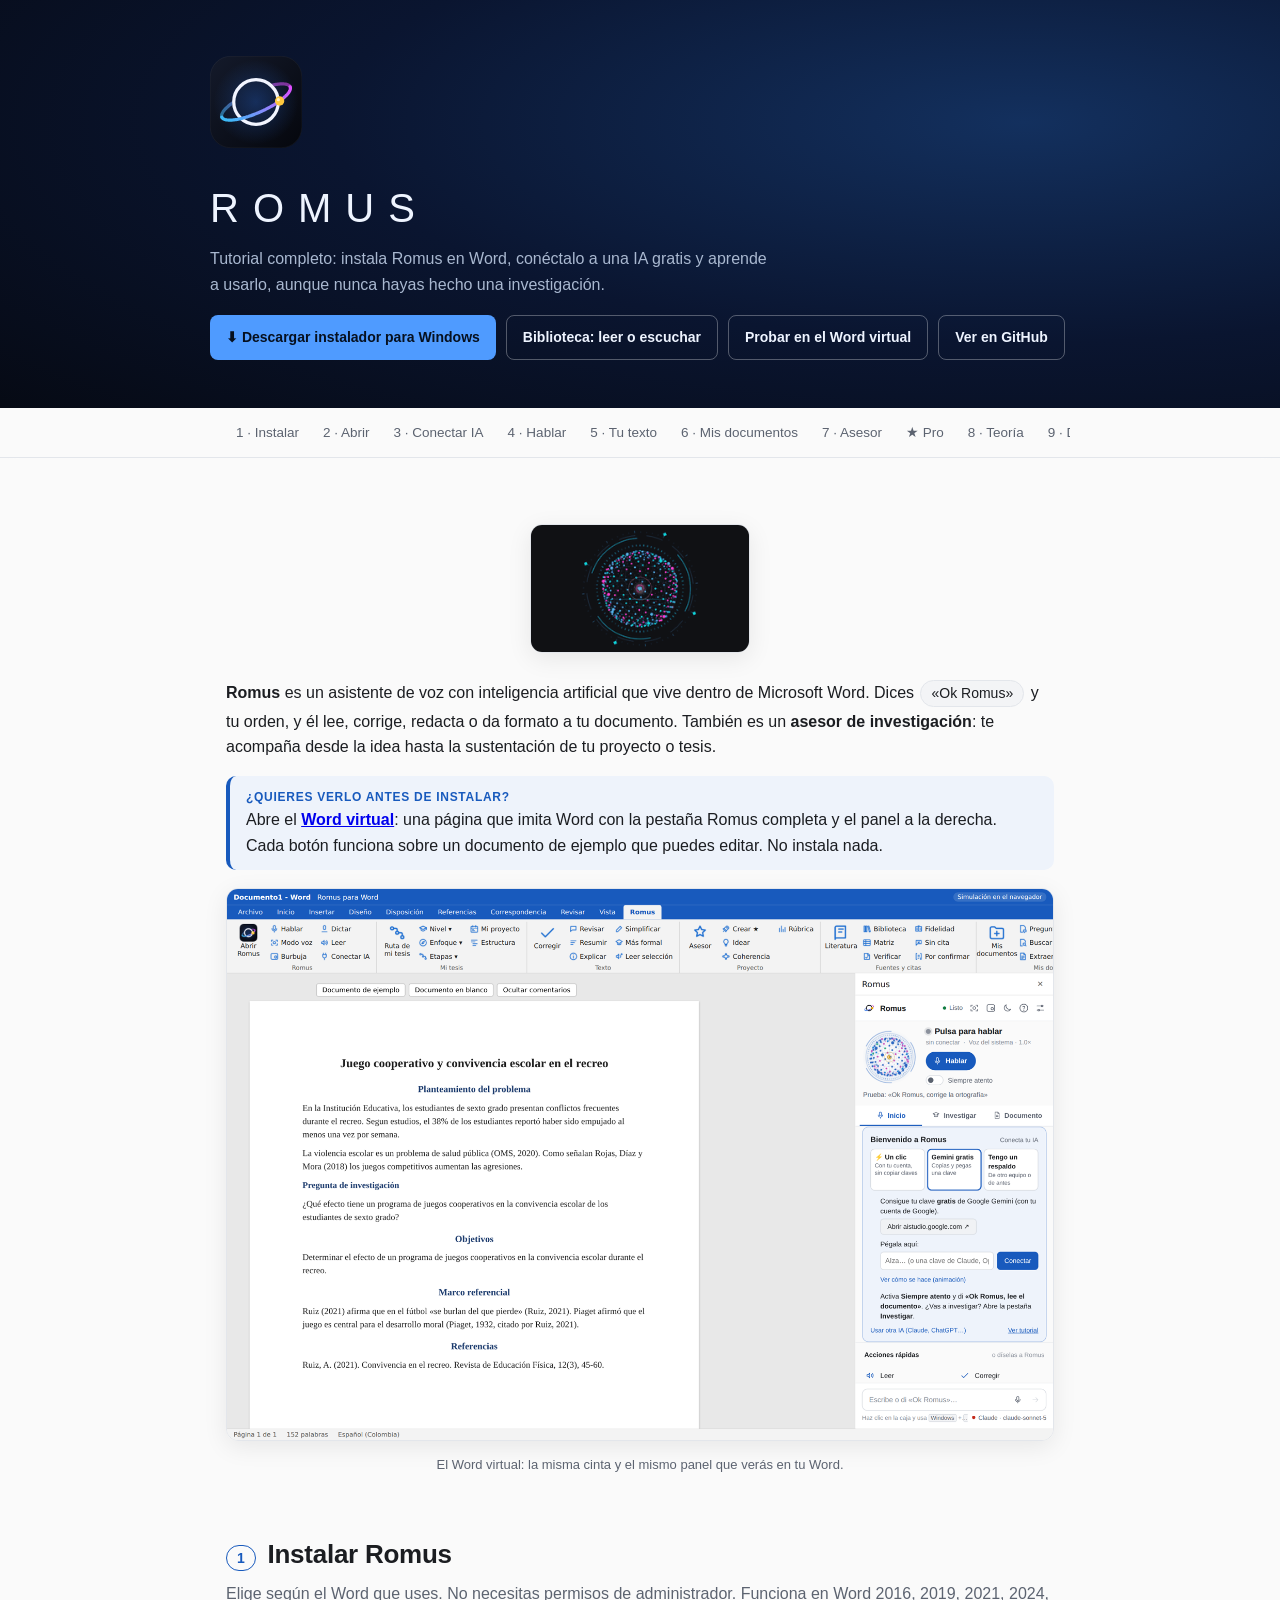
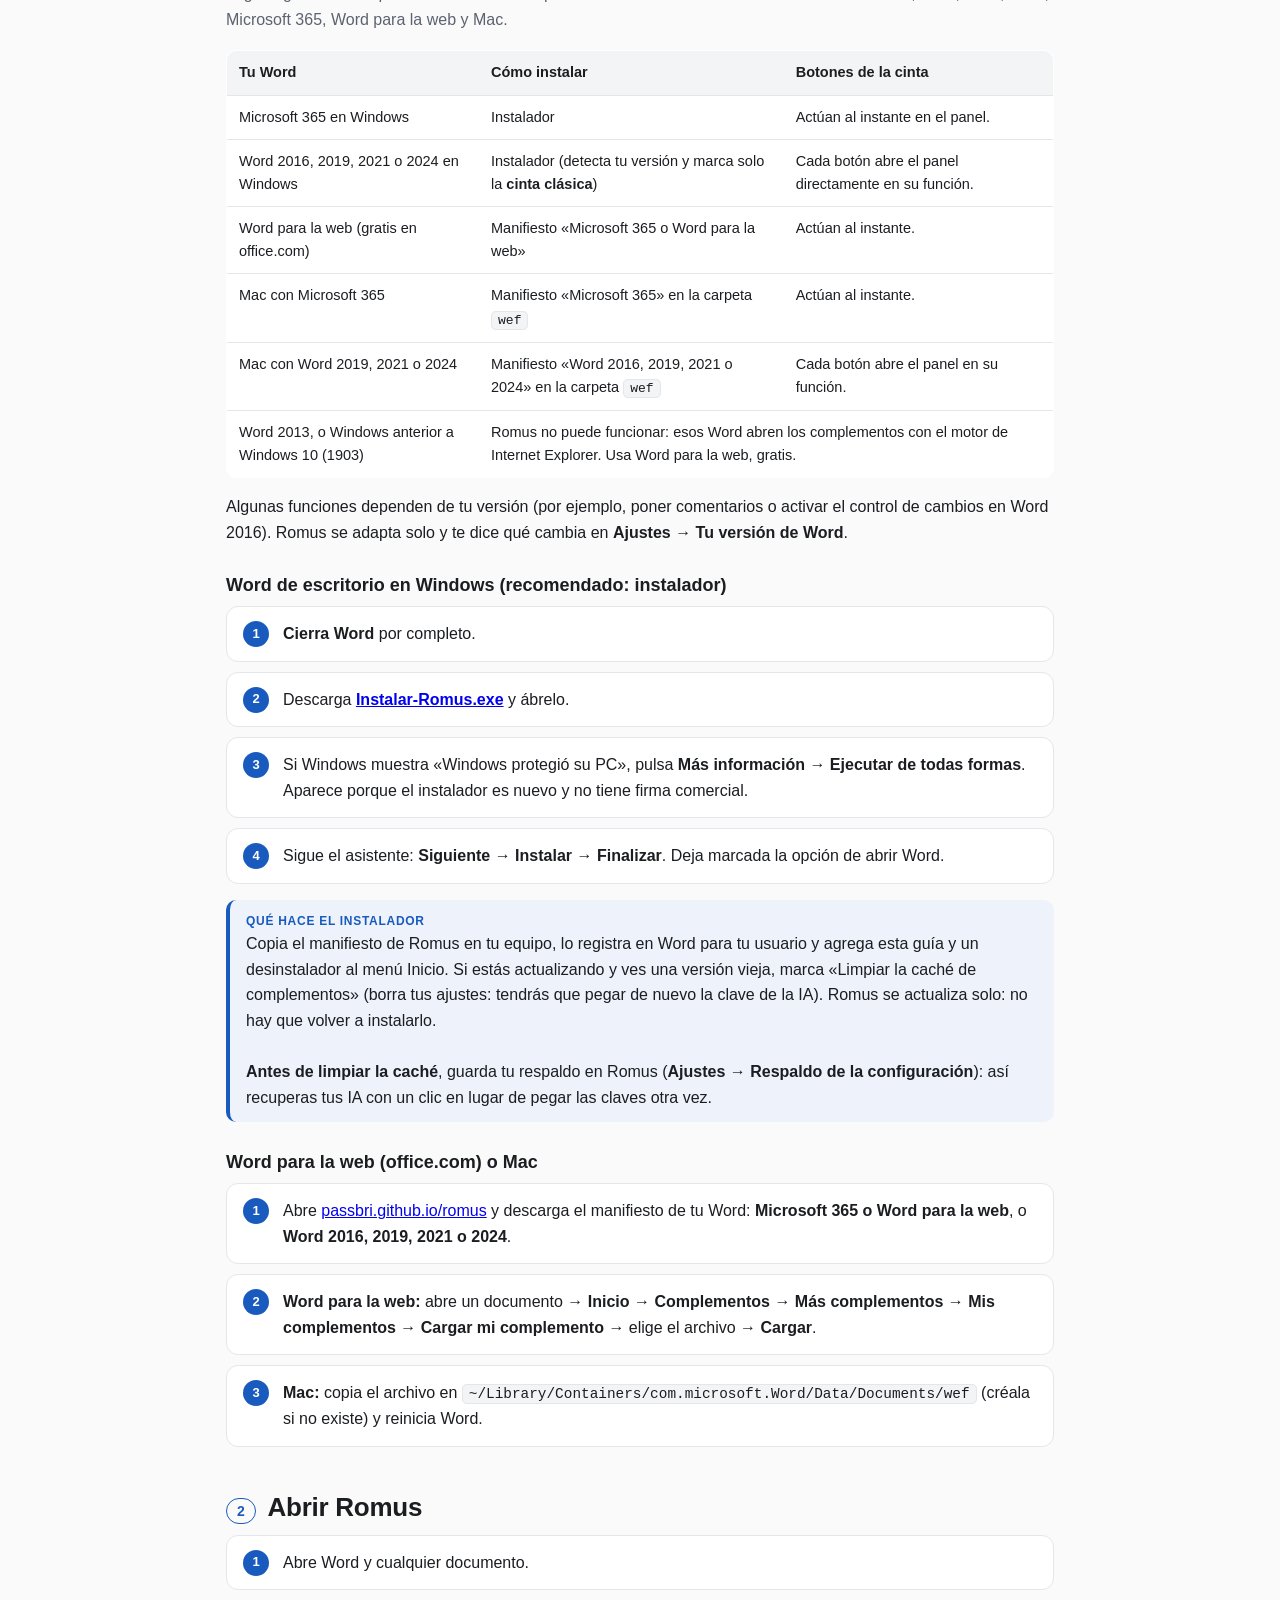
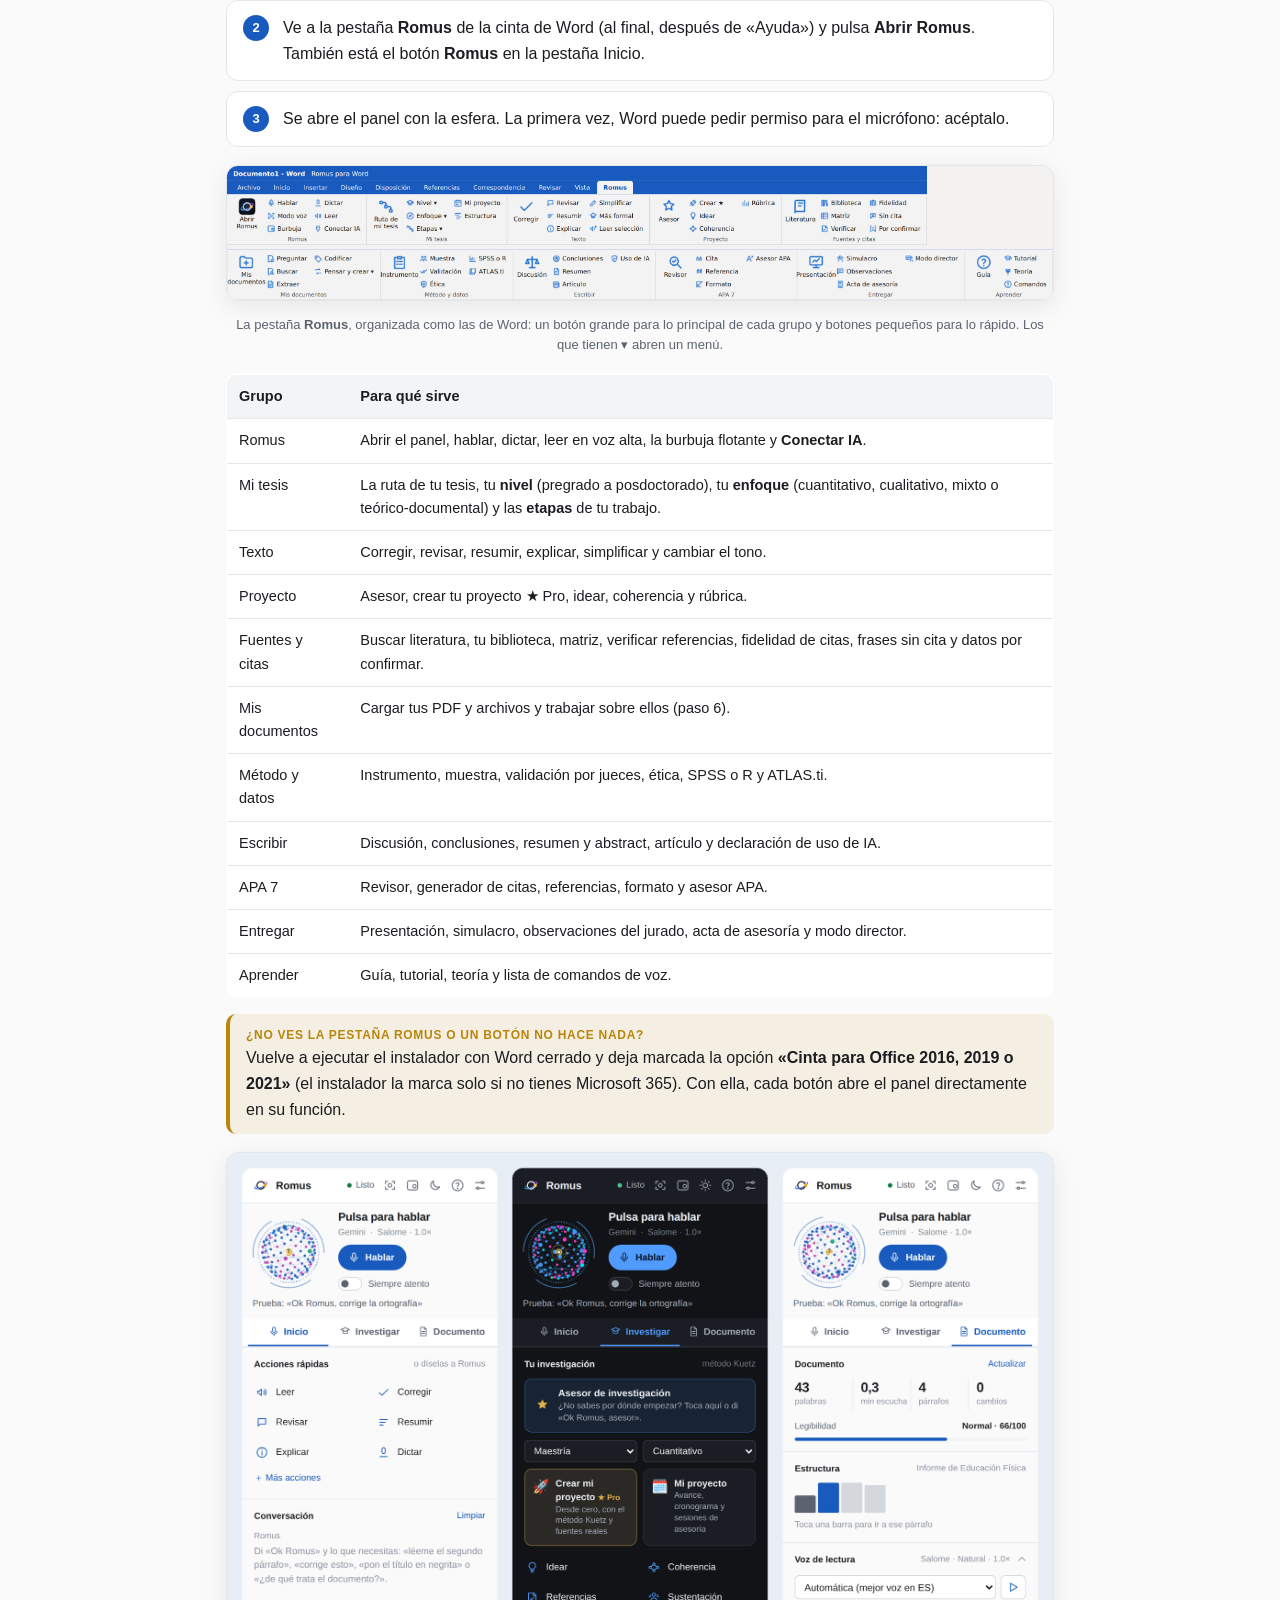
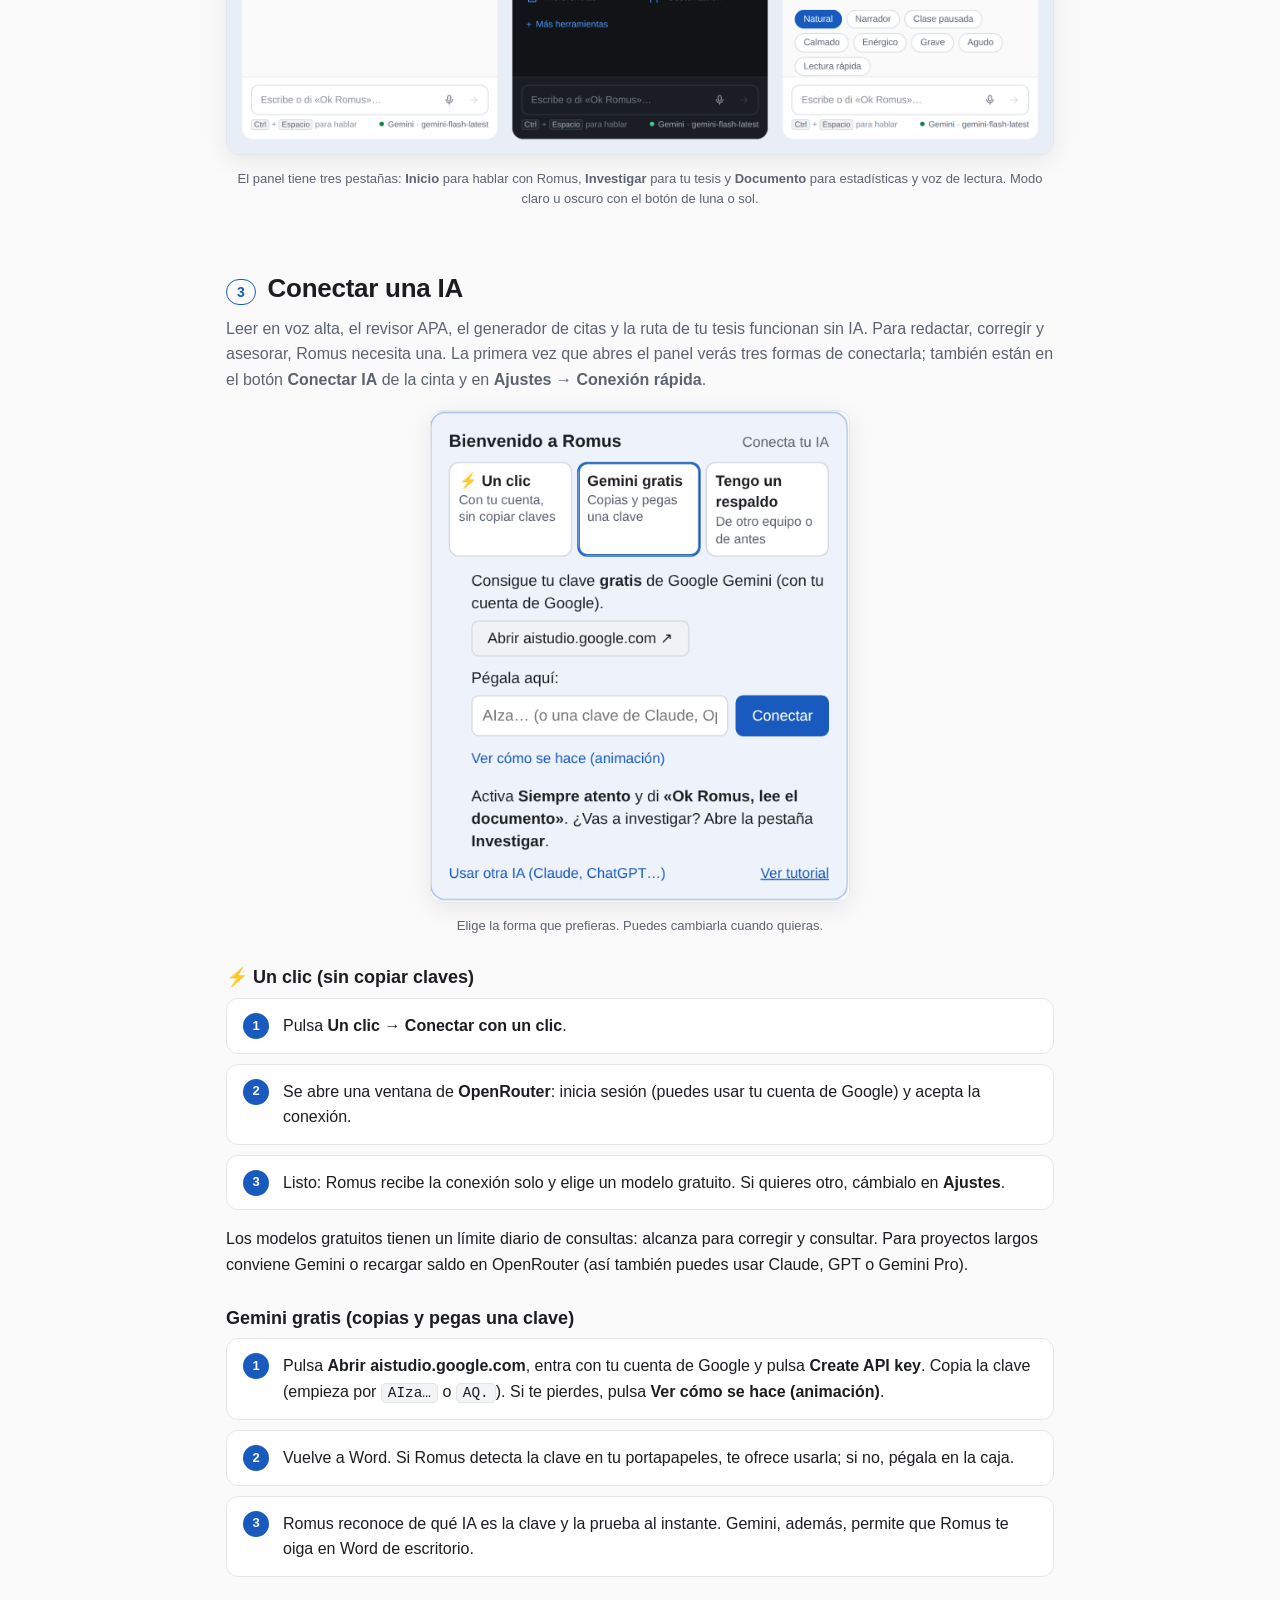
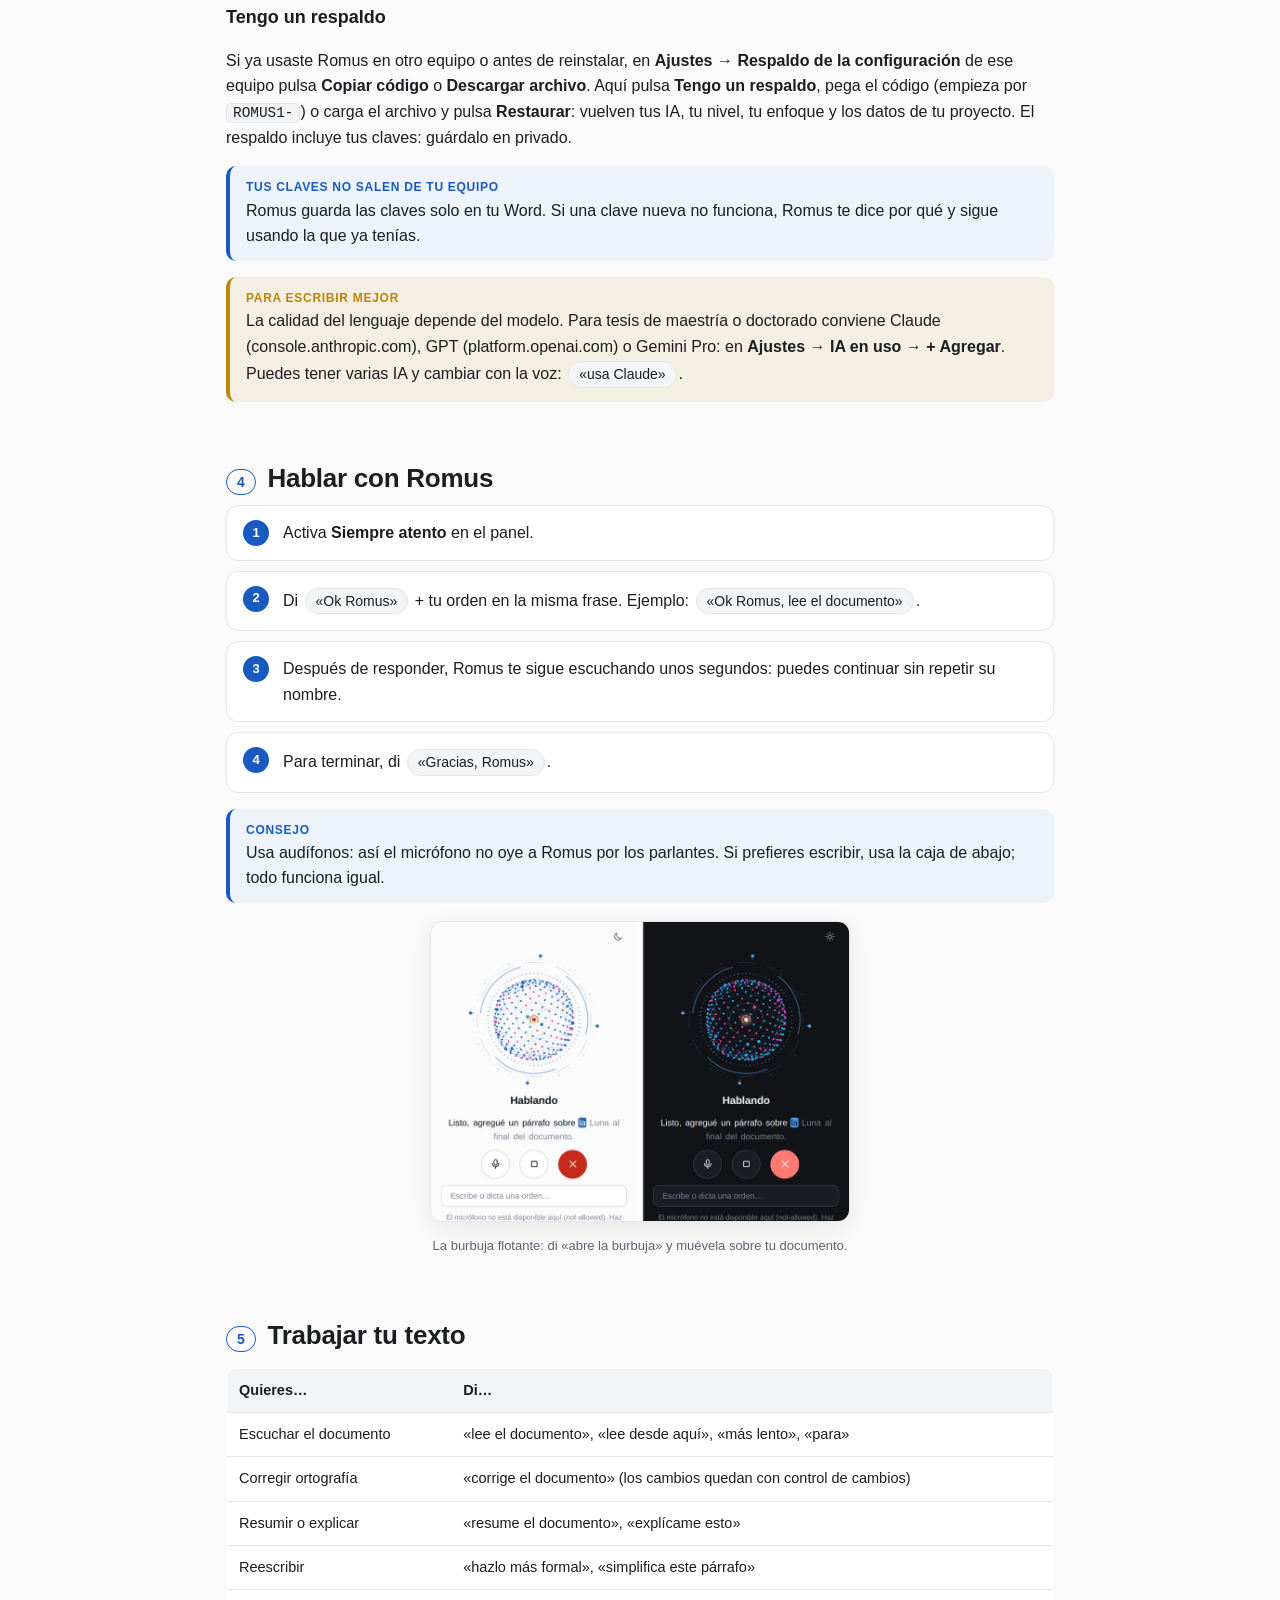
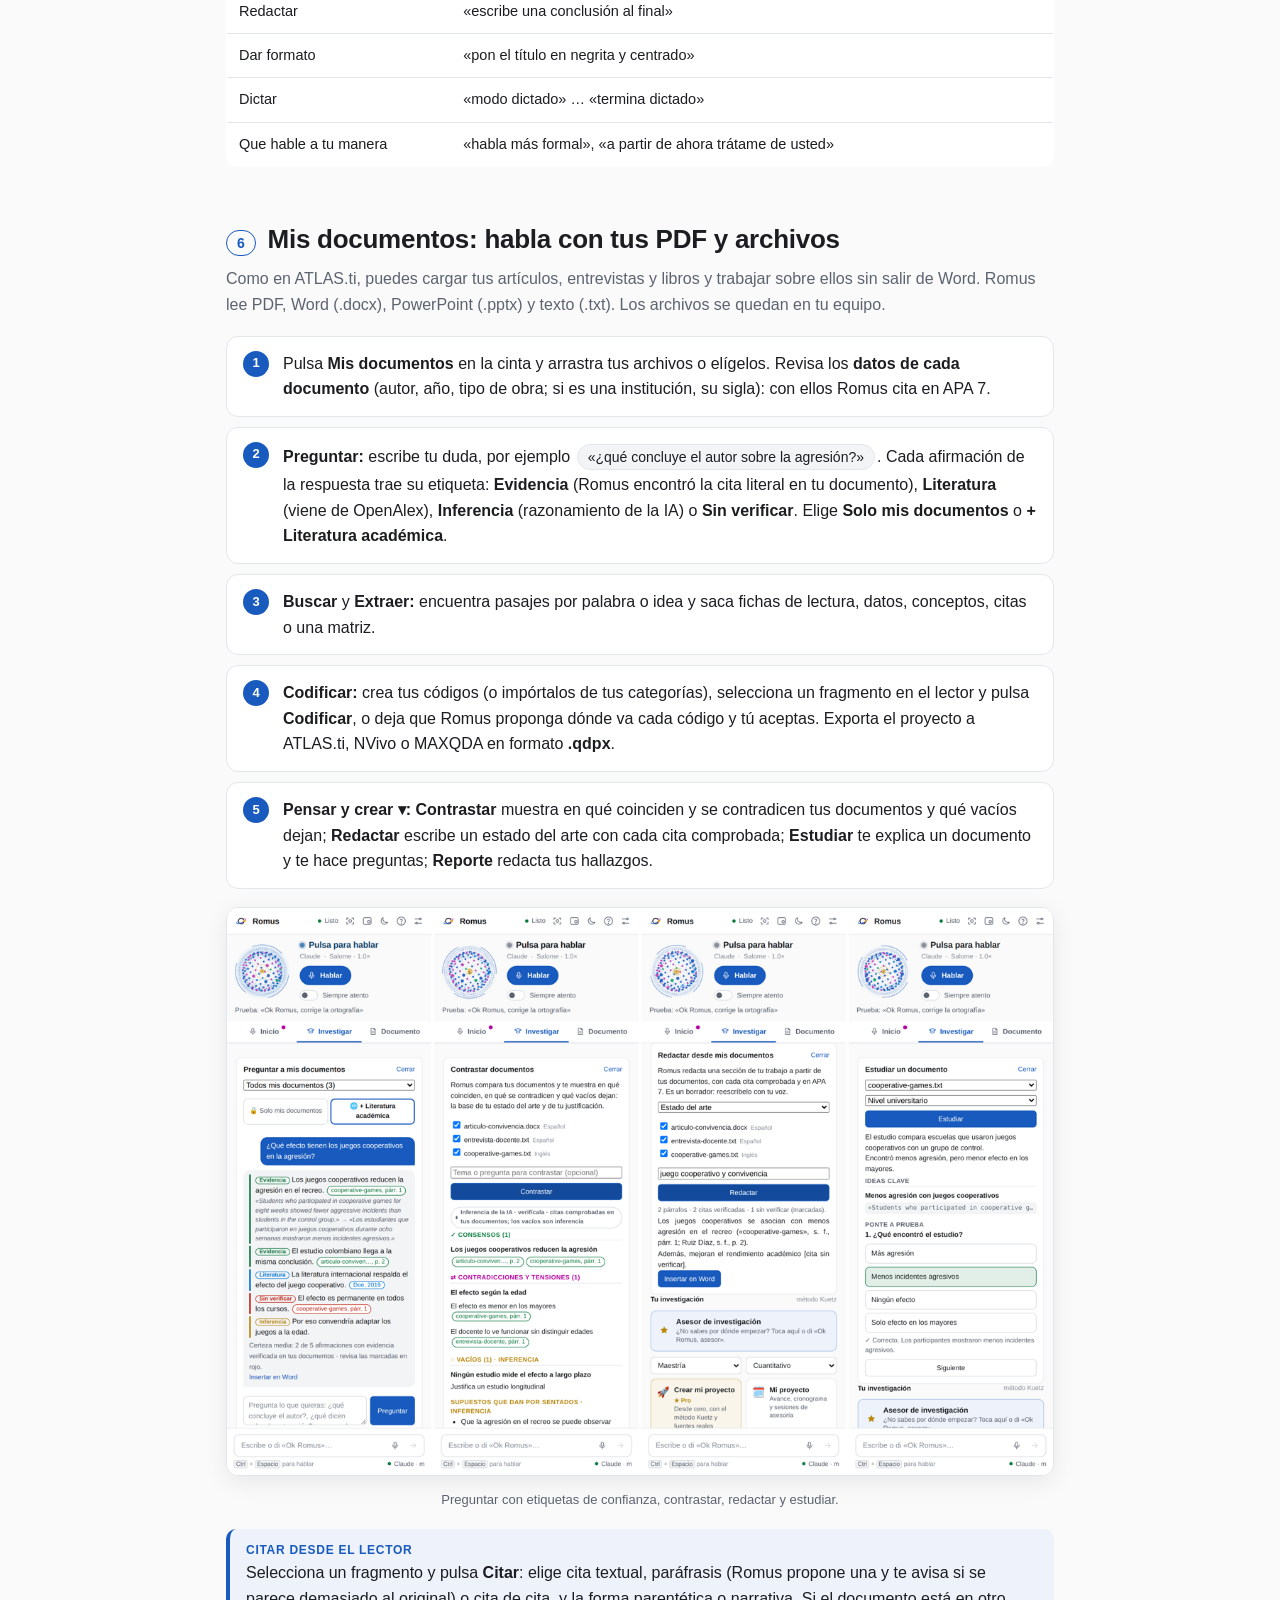
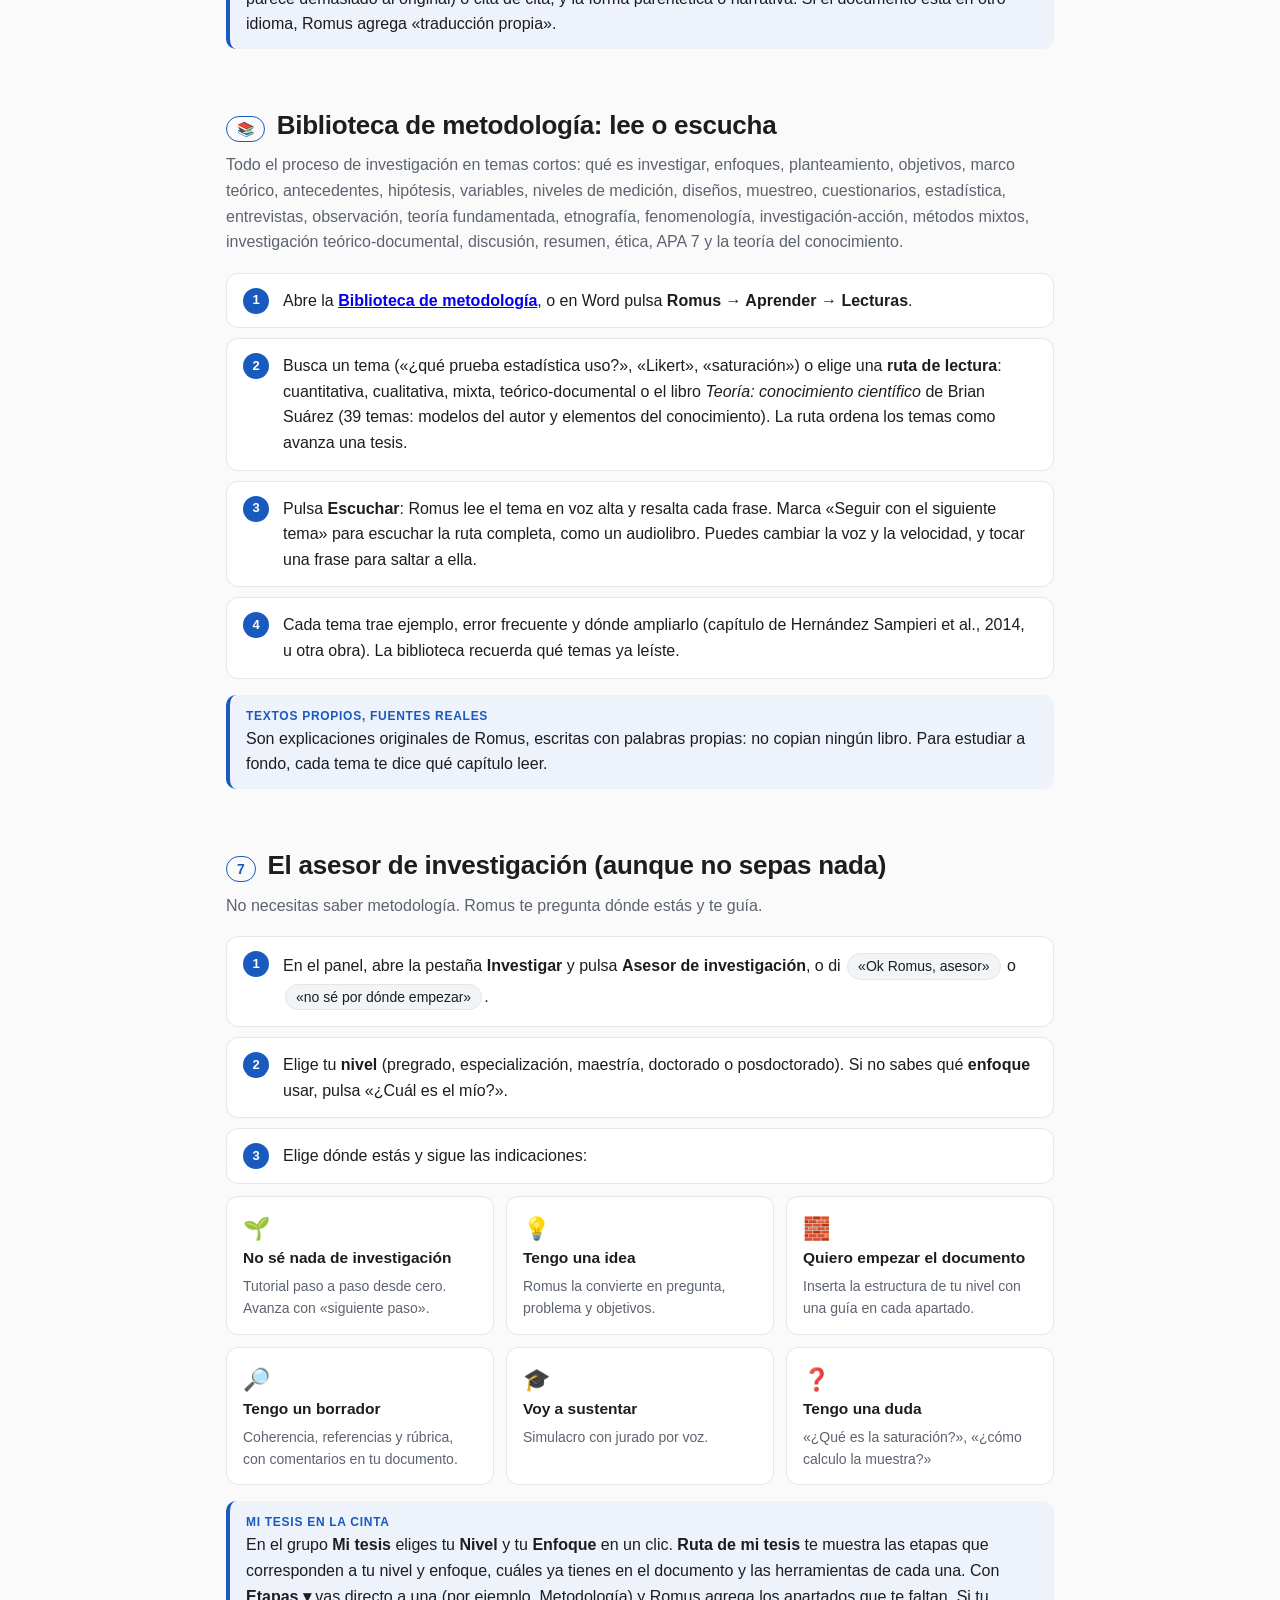
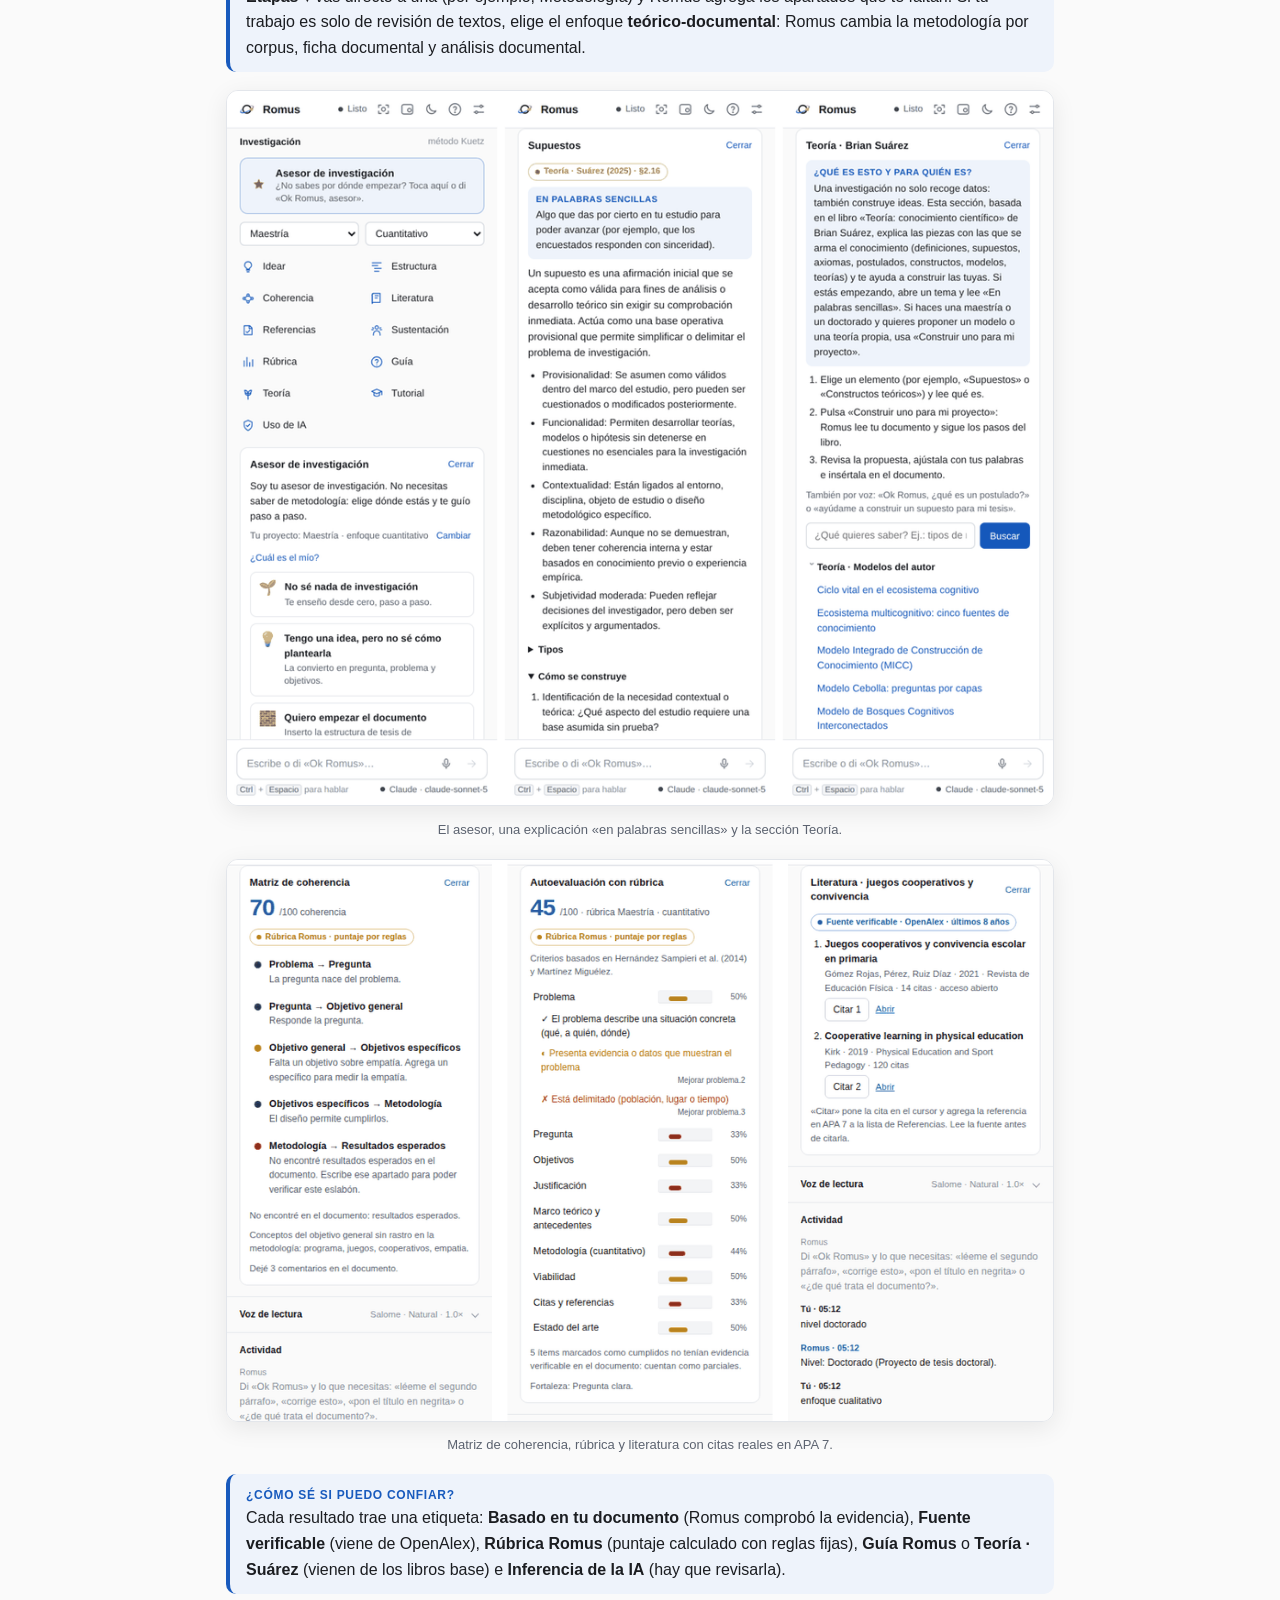
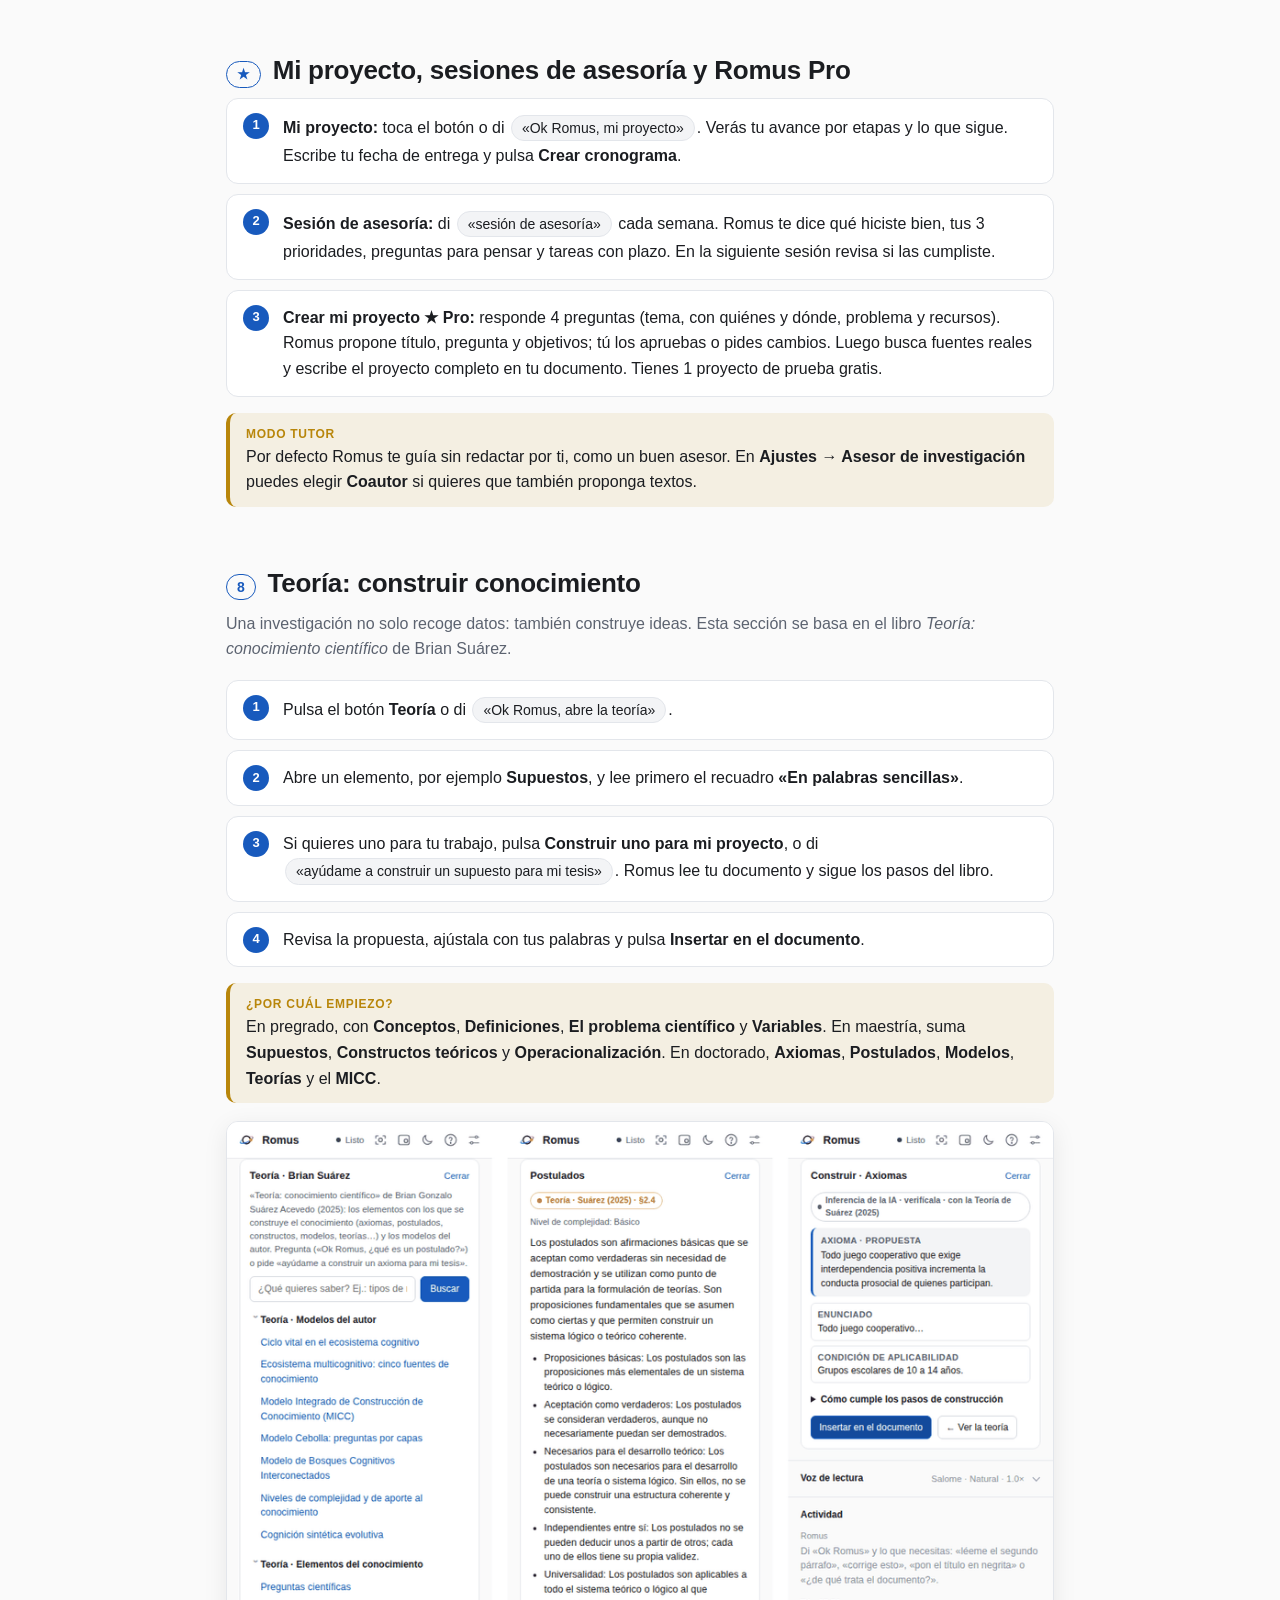
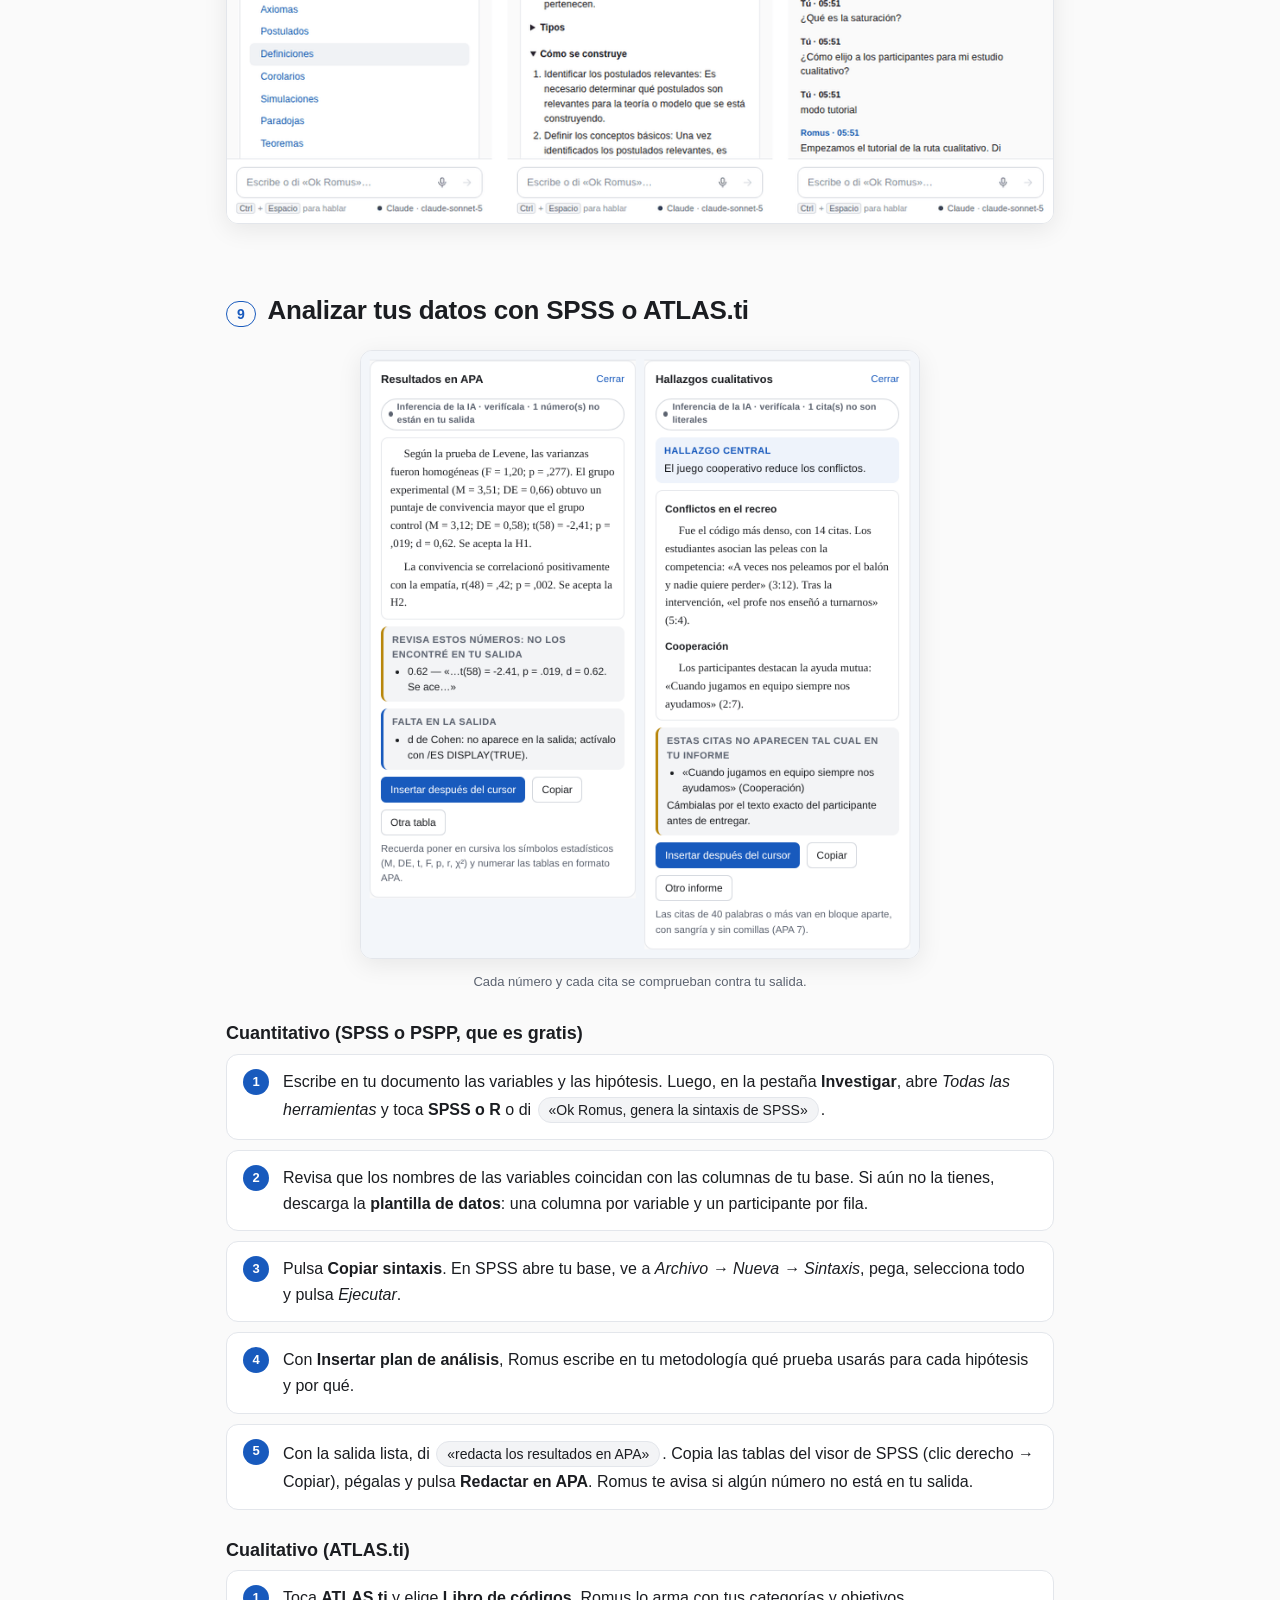
<file: tutorial.html>
<!DOCTYPE html>
<html lang="es">
<head>
<meta charset="UTF-8">
<meta name="viewport" content="width=device-width, initial-scale=1">
<title>Tutorial de Romus</title>
<link rel="icon" href="assets/iconos/icon-32.png">
<style>
  :root { --bg:#fafafa; --sup:#fff; --sup2:#f3f4f6; --linea:#e3e6eb; --texto:#1b1d21; --texto2:#5c6370; --acento:#185abd; --suave:#eef3fb; --oro:#b8860b; --ok:#107c41; --mag:#b4009e; }
  @media (prefers-color-scheme: dark) { :root { --bg:#111317; --sup:#1a1d23; --sup2:#22262d; --linea:#2c3139; --texto:#eceef2; --texto2:#a4abb8; --acento:#4f9bff; --suave:rgba(79,155,255,.12); --oro:#e0b04a; --ok:#54c28a; --mag:#ef6ad8; } }
  * { box-sizing: border-box; }
  html { scroll-behavior: smooth; }
  body { margin: 0; font-family: "Segoe UI Variable Text","Segoe UI",-apple-system,Roboto,sans-serif; background: var(--bg); color: var(--texto); line-height: 1.6; font-size: 16px; }
  header.portada { background: radial-gradient(120% 120% at 80% 30%, #13305e 0%, #0a1530 45%, #05070d 100%); color: #eef4ff; padding: 56px 16px 48px; }
  .ancho { max-width: 860px; margin: 0 auto; }
  .portada .ancho { display: flex; gap: 28px; align-items: center; flex-wrap: wrap; }
  .portada img.logo { width: 92px; height: 92px; }
  .portada h1 { margin: 0; font-weight: 300; letter-spacing: .35em; font-size: 40px; }
  .portada p { margin: 6px 0 0; color: #a9b8d0; max-width: 560px; }
  .portada .cta { display: flex; gap: 10px; flex-wrap: wrap; margin-top: 18px; }
  .boton { display: inline-flex; align-items: center; gap: 8px; padding: 10px 16px; border-radius: 8px; text-decoration: none; font-weight: 600; font-size: 14px; }
  .boton.prim { background: #4f9bff; color: #06101f; }
  .boton.sec { border: 1px solid rgba(255,255,255,.3); color: #eef4ff; }
  nav.indice { position: sticky; top: 0; z-index: 5; background: color-mix(in srgb, var(--bg) 92%, transparent); backdrop-filter: blur(8px); border-bottom: 1px solid var(--linea); }
  nav.indice .ancho { display: flex; gap: 4px; overflow-x: auto; padding: 8px 16px; scrollbar-width: none; }
  nav.indice a { white-space: nowrap; padding: 6px 10px; border-radius: 999px; color: var(--texto2); text-decoration: none; font-size: 13.5px; }
  nav.indice a:hover { background: var(--sup2); color: var(--texto); }
  main { padding: 8px 16px 64px; }
  section { padding-top: 40px; }
  h2 { font-size: 26px; letter-spacing: -.01em; margin: 0 0 6px; display: flex; gap: 12px; align-items: baseline; }
  h2 .num { font-size: 14px; font-weight: 700; color: var(--acento); border: 1.5px solid var(--acento); border-radius: 999px; padding: 1px 10px; }
  h3 { font-size: 18px; margin: 26px 0 6px; }
  .bajada { color: var(--texto2); margin: 0 0 18px; }
  .pasos { counter-reset: p; list-style: none; padding: 0; margin: 0; display: flex; flex-direction: column; gap: 10px; }
  .pasos > li { counter-increment: p; background: var(--sup); border: 1px solid var(--linea); border-radius: 12px; padding: 14px 16px 14px 56px; position: relative; }
  .pasos > li::before { content: counter(p); position: absolute; left: 16px; top: 14px; width: 26px; height: 26px; border-radius: 50%; background: var(--acento); color: #fff; font-weight: 700; font-size: 13px; display: grid; place-items: center; }
  .pasos b { font-weight: 600; }
  .caja { background: var(--suave); border-left: 4px solid var(--acento); border-radius: 10px; padding: 12px 16px; margin: 16px 0; }
  .caja.oro { border-left-color: var(--oro); background: color-mix(in srgb, var(--oro) 10%, transparent); }
  .caja strong:first-child { display: block; font-size: 12px; letter-spacing: .06em; text-transform: uppercase; color: var(--acento); }
  .caja.oro strong:first-child { color: var(--oro); }
  .di { display: inline-block; background: var(--sup2); border: 1px solid var(--linea); border-radius: 999px; padding: 1px 10px; margin: 2px 2px; font-size: 14px; }
  figure { margin: 18px 0; text-align: center; }
  figure img { max-width: 100%; border-radius: 12px; border: 1px solid var(--linea); box-shadow: 0 6px 24px rgba(0,0,0,.08); }
  figcaption { font-size: 13px; color: var(--texto2); margin-top: 6px; }
  table { width: 100%; border-collapse: collapse; margin: 12px 0; font-size: 14.5px; background: var(--sup); border-radius: 10px; overflow: hidden; border: 1px solid var(--linea); }
  th, td { text-align: left; padding: 10px 12px; border-bottom: 1px solid var(--linea); vertical-align: top; }
  th { background: var(--sup2); font-weight: 600; }
  tr:last-child td { border-bottom: none; }
  code, kbd { font-family: "Cascadia Code", Consolas, monospace; font-size: .9em; background: var(--sup2); border: 1px solid var(--linea); border-radius: 5px; padding: 1px 6px; }
  .rejilla { display: grid; grid-template-columns: repeat(auto-fit, minmax(220px, 1fr)); gap: 12px; }
  .tarjeta { background: var(--sup); border: 1px solid var(--linea); border-radius: 12px; padding: 14px 16px; }
  .tarjeta h4 { margin: 0 0 4px; font-size: 15.5px; }
  .tarjeta p { margin: 0; color: var(--texto2); font-size: 14px; }
  .tarjeta .ico { font-size: 22px; }
  footer { border-top: 1px solid var(--linea); color: var(--texto2); font-size: 13px; padding: 24px 16px; text-align: center; }
</style>
</head>
<body>
<header class="portada">
  <div class="ancho">
    <img class="logo" src="assets/logo/logo-romus-app.svg" alt="Logo de Romus">
    <div>
      <h1>ROMUS</h1>
      <p>Tutorial completo: instala Romus en Word, conéctalo a una IA gratis y aprende a usarlo, aunque nunca hayas hecho una investigación.</p>
      <div class="cta">
        <a class="boton prim" href="https://github.com/PassBri/romus/raw/main/descargas/Instalar-Romus.exe">⬇ Descargar instalador para Windows</a>
        <a class="boton sec" href="biblioteca.html">Biblioteca: leer o escuchar</a>
        <a class="boton sec" href="demo.html">Probar en el Word virtual</a>
        <a class="boton sec" href="https://github.com/PassBri/romus">Ver en GitHub</a>
      </div>
    </div>
  </div>
</header>

<nav class="indice"><div class="ancho">
  <a href="#instalar">1 · Instalar</a><a href="#abrir">2 · Abrir</a><a href="#ia">3 · Conectar IA</a><a href="#hablar">4 · Hablar</a><a href="#documentos">5 · Tu texto</a><a href="#mis-documentos">6 · Mis documentos</a><a href="#asesor">7 · Asesor</a><a href="#pro">★ Pro</a><a href="#teoria">8 · Teoría</a><a href="#datos">9 · Datos</a><a href="#apa">10 · APA 7</a><a href="#herramientas">11 · Herramientas</a><a href="#sustentar">12 · Sustentar</a><a href="#problemas">13 · Problemas</a><a href="biblioteca.html">📚 Biblioteca</a>
</div></nav>

<main class="ancho">

<section id="que-es">
  <figure><img src="assets/gif/romus-esfera.gif" alt="La esfera de Romus escuchando y hablando" width="220"></figure>
  <p><b>Romus</b> es un asistente de voz con inteligencia artificial que vive dentro de Microsoft Word. Dices <span class="di">«Ok Romus»</span> y tu orden, y él lee, corrige, redacta o da formato a tu documento. También es un <b>asesor de investigación</b>: te acompaña desde la idea hasta la sustentación de tu proyecto o tesis.</p>
  <div class="caja"><strong>¿Quieres verlo antes de instalar?</strong>Abre el <a href="demo.html"><b>Word virtual</b></a>: una página que imita Word con la pestaña Romus completa y el panel a la derecha. Cada botón funciona sobre un documento de ejemplo que puedes editar. No instala nada.</div>
  <figure><img src="assets/capturas/word-virtual.png" alt="Romus funcionando en el Word virtual"><figcaption>El Word virtual: la misma cinta y el mismo panel que verás en tu Word.</figcaption></figure>
</section>

<section id="instalar">
  <h2><span class="num">1</span>Instalar Romus</h2>
  <p class="bajada">Elige según el Word que uses. No necesitas permisos de administrador. Funciona en Word 2016, 2019, 2021, 2024, Microsoft 365, Word para la web y Mac.</p>
  <table>
    <tr><th>Tu Word</th><th>Cómo instalar</th><th>Botones de la cinta</th></tr>
    <tr><td>Microsoft 365 en Windows</td><td>Instalador</td><td>Actúan al instante en el panel.</td></tr>
    <tr><td>Word 2016, 2019, 2021 o 2024 en Windows</td><td>Instalador (detecta tu versión y marca solo la <b>cinta clásica</b>)</td><td>Cada botón abre el panel directamente en su función.</td></tr>
    <tr><td>Word para la web (gratis en office.com)</td><td>Manifiesto «Microsoft 365 o Word para la web»</td><td>Actúan al instante.</td></tr>
    <tr><td>Mac con Microsoft 365</td><td>Manifiesto «Microsoft 365» en la carpeta <code>wef</code></td><td>Actúan al instante.</td></tr>
    <tr><td>Mac con Word 2019, 2021 o 2024</td><td>Manifiesto «Word 2016, 2019, 2021 o 2024» en la carpeta <code>wef</code></td><td>Cada botón abre el panel en su función.</td></tr>
    <tr><td>Word 2013, o Windows anterior a Windows 10 (1903)</td><td colspan="2">Romus no puede funcionar: esos Word abren los complementos con el motor de Internet Explorer. Usa Word para la web, gratis.</td></tr>
  </table>
  <p>Algunas funciones dependen de tu versión (por ejemplo, poner comentarios o activar el control de cambios en Word 2016). Romus se adapta solo y te dice qué cambia en <b>Ajustes → Tu versión de Word</b>.</p>
  <h3>Word de escritorio en Windows (recomendado: instalador)</h3>
  <ol class="pasos">
    <li><b>Cierra Word</b> por completo.</li>
    <li>Descarga <a href="https://github.com/PassBri/romus/raw/main/descargas/Instalar-Romus.exe"><b>Instalar-Romus.exe</b></a> y ábrelo.</li>
    <li>Si Windows muestra «Windows protegió su PC», pulsa <b>Más información → Ejecutar de todas formas</b>. Aparece porque el instalador es nuevo y no tiene firma comercial.</li>
    <li>Sigue el asistente: <b>Siguiente → Instalar → Finalizar</b>. Deja marcada la opción de abrir Word.</li>
  </ol>
  <div class="caja"><strong>Qué hace el instalador</strong>Copia el manifiesto de Romus en tu equipo, lo registra en Word para tu usuario y agrega esta guía y un desinstalador al menú Inicio. Si estás actualizando y ves una versión vieja, marca «Limpiar la caché de complementos» (borra tus ajustes: tendrás que pegar de nuevo la clave de la IA). Romus se actualiza solo: no hay que volver a instalarlo.<br><br><b>Antes de limpiar la caché</b>, guarda tu respaldo en Romus (<b>Ajustes → Respaldo de la configuración</b>): así recuperas tus IA con un clic en lugar de pegar las claves otra vez.</div>
  <h3>Word para la web (office.com) o Mac</h3>
  <ol class="pasos">
    <li>Abre <a href="https://passbri.github.io/romus/">passbri.github.io/romus</a> y descarga el manifiesto de tu Word: <b>Microsoft 365 o Word para la web</b>, o <b>Word 2016, 2019, 2021 o 2024</b>.</li>
    <li><b>Word para la web:</b> abre un documento → <b>Inicio → Complementos → Más complementos → Mis complementos → Cargar mi complemento</b> → elige el archivo → <b>Cargar</b>.</li>
    <li><b>Mac:</b> copia el archivo en <code>~/Library/Containers/com.microsoft.Word/Data/Documents/wef</code> (créala si no existe) y reinicia Word.</li>
  </ol>
</section>

<section id="abrir">
  <h2><span class="num">2</span>Abrir Romus</h2>
  <ol class="pasos">
    <li>Abre Word y cualquier documento.</li>
    <li>Ve a la pestaña <b>Romus</b> de la cinta de Word (al final, después de «Ayuda») y pulsa <b>Abrir Romus</b>. También está el botón <b>Romus</b> en la pestaña Inicio.</li>
    <li>Se abre el panel con la esfera. La primera vez, Word puede pedir permiso para el micrófono: acéptalo.</li>
  </ol>
  <figure><img src="assets/capturas/cinta.png" alt="Pestaña Romus en la cinta de Word"><figcaption>La pestaña <b>Romus</b>, organizada como las de Word: un botón grande para lo principal de cada grupo y botones pequeños para lo rápido. Los que tienen ▾ abren un menú.</figcaption></figure>
  <table>
    <tr><th>Grupo</th><th>Para qué sirve</th></tr>
    <tr><td>Romus</td><td>Abrir el panel, hablar, dictar, leer en voz alta, la burbuja flotante y <b>Conectar IA</b>.</td></tr>
    <tr><td>Mi tesis</td><td>La ruta de tu tesis, tu <b>nivel</b> (pregrado a posdoctorado), tu <b>enfoque</b> (cuantitativo, cualitativo, mixto o teórico-documental) y las <b>etapas</b> de tu trabajo.</td></tr>
    <tr><td>Texto</td><td>Corregir, revisar, resumir, explicar, simplificar y cambiar el tono.</td></tr>
    <tr><td>Proyecto</td><td>Asesor, crear tu proyecto ★ Pro, idear, coherencia y rúbrica.</td></tr>
    <tr><td>Fuentes y citas</td><td>Buscar literatura, tu biblioteca, matriz, verificar referencias, fidelidad de citas, frases sin cita y datos por confirmar.</td></tr>
    <tr><td>Mis documentos</td><td>Cargar tus PDF y archivos y trabajar sobre ellos (paso 6).</td></tr>
    <tr><td>Método y datos</td><td>Instrumento, muestra, validación por jueces, ética, SPSS o R y ATLAS.ti.</td></tr>
    <tr><td>Escribir</td><td>Discusión, conclusiones, resumen y abstract, artículo y declaración de uso de IA.</td></tr>
    <tr><td>APA 7</td><td>Revisor, generador de citas, referencias, formato y asesor APA.</td></tr>
    <tr><td>Entregar</td><td>Presentación, simulacro, observaciones del jurado, acta de asesoría y modo director.</td></tr>
    <tr><td>Aprender</td><td>Guía, tutorial, teoría y lista de comandos de voz.</td></tr>
  </table>
  <div class="caja oro"><strong>¿No ves la pestaña Romus o un botón no hace nada?</strong>Vuelve a ejecutar el instalador con Word cerrado y deja marcada la opción <b>«Cinta para Office 2016, 2019 o 2021»</b> (el instalador la marca solo si no tienes Microsoft 365). Con ella, cada botón abre el panel directamente en su función.</div>
  <figure><img src="assets/capturas/panel.png" alt="Panel de Romus en modo claro y oscuro"><figcaption>El panel tiene tres pestañas: <b>Inicio</b> para hablar con Romus, <b>Investigar</b> para tu tesis y <b>Documento</b> para estadísticas y voz de lectura. Modo claro u oscuro con el botón de luna o sol.</figcaption></figure>
</section>

<section id="ia">
  <h2><span class="num">3</span>Conectar una IA</h2>
  <p class="bajada">Leer en voz alta, el revisor APA, el generador de citas y la ruta de tu tesis funcionan sin IA. Para redactar, corregir y asesorar, Romus necesita una. La primera vez que abres el panel verás tres formas de conectarla; también están en el botón <b>Conectar IA</b> de la cinta y en <b>Ajustes → Conexión rápida</b>.</p>
  <figure><img src="assets/capturas/conectar.png" alt="Bienvenida de Romus con tres formas de conectar la IA" width="420"><figcaption>Elige la forma que prefieras. Puedes cambiarla cuando quieras.</figcaption></figure>
  <h3>⚡ Un clic (sin copiar claves)</h3>
  <ol class="pasos">
    <li>Pulsa <b>Un clic → Conectar con un clic</b>.</li>
    <li>Se abre una ventana de <b>OpenRouter</b>: inicia sesión (puedes usar tu cuenta de Google) y acepta la conexión.</li>
    <li>Listo: Romus recibe la conexión solo y elige un modelo gratuito. Si quieres otro, cámbialo en <b>Ajustes</b>.</li>
  </ol>
  <p>Los modelos gratuitos tienen un límite diario de consultas: alcanza para corregir y consultar. Para proyectos largos conviene Gemini o recargar saldo en OpenRouter (así también puedes usar Claude, GPT o Gemini Pro).</p>
  <h3>Gemini gratis (copias y pegas una clave)</h3>
  <ol class="pasos">
    <li>Pulsa <b>Abrir aistudio.google.com</b>, entra con tu cuenta de Google y pulsa <b>Create API key</b>. Copia la clave (empieza por <code>AIza…</code> o <code>AQ.</code>). Si te pierdes, pulsa <b>Ver cómo se hace (animación)</b>.</li>
    <li>Vuelve a Word. Si Romus detecta la clave en tu portapapeles, te ofrece usarla; si no, pégala en la caja.</li>
    <li>Romus reconoce de qué IA es la clave y la prueba al instante. Gemini, además, permite que Romus te oiga en Word de escritorio.</li>
  </ol>
  <h3>Tengo un respaldo</h3>
  <p>Si ya usaste Romus en otro equipo o antes de reinstalar, en <b>Ajustes → Respaldo de la configuración</b> de ese equipo pulsa <b>Copiar código</b> o <b>Descargar archivo</b>. Aquí pulsa <b>Tengo un respaldo</b>, pega el código (empieza por <code>ROMUS1-</code>) o carga el archivo y pulsa <b>Restaurar</b>: vuelven tus IA, tu nivel, tu enfoque y los datos de tu proyecto. El respaldo incluye tus claves: guárdalo en privado.</p>
  <div class="caja"><strong>Tus claves no salen de tu equipo</strong>Romus guarda las claves solo en tu Word. Si una clave nueva no funciona, Romus te dice por qué y sigue usando la que ya tenías.</div>
  <div class="caja oro"><strong>Para escribir mejor</strong>La calidad del lenguaje depende del modelo. Para tesis de maestría o doctorado conviene Claude (console.anthropic.com), GPT (platform.openai.com) o Gemini Pro: en <b>Ajustes → IA en uso → + Agregar</b>. Puedes tener varias IA y cambiar con la voz: <span class="di">«usa Claude»</span>.</div>
</section>

<section id="hablar">
  <h2><span class="num">4</span>Hablar con Romus</h2>
  <ol class="pasos">
    <li>Activa <b>Siempre atento</b> en el panel.</li>
    <li>Di <span class="di">«Ok Romus»</span> + tu orden en la misma frase. Ejemplo: <span class="di">«Ok Romus, lee el documento»</span>.</li>
    <li>Después de responder, Romus te sigue escuchando unos segundos: puedes continuar sin repetir su nombre.</li>
    <li>Para terminar, di <span class="di">«Gracias, Romus»</span>.</li>
  </ol>
  <div class="caja"><strong>Consejo</strong>Usa audífonos: así el micrófono no oye a Romus por los parlantes. Si prefieres escribir, usa la caja de abajo; todo funciona igual.</div>
  <figure><img src="assets/capturas/burbuja.png" alt="Burbuja flotante" width="420"><figcaption>La burbuja flotante: di «abre la burbuja» y muévela sobre tu documento.</figcaption></figure>
</section>

<section id="documentos">
  <h2><span class="num">5</span>Trabajar tu texto</h2>
  <table>
    <tr><th>Quieres…</th><th>Di…</th></tr>
    <tr><td>Escuchar el documento</td><td>«lee el documento», «lee desde aquí», «más lento», «para»</td></tr>
    <tr><td>Corregir ortografía</td><td>«corrige el documento» (los cambios quedan con control de cambios)</td></tr>
    <tr><td>Resumir o explicar</td><td>«resume el documento», «explícame esto»</td></tr>
    <tr><td>Reescribir</td><td>«hazlo más formal», «simplifica este párrafo»</td></tr>
    <tr><td>Redactar</td><td>«escribe una conclusión al final»</td></tr>
    <tr><td>Dar formato</td><td>«pon el título en negrita y centrado»</td></tr>
    <tr><td>Dictar</td><td>«modo dictado» … «termina dictado»</td></tr>
    <tr><td>Que hable a tu manera</td><td>«habla más formal», «a partir de ahora trátame de usted»</td></tr>
  </table>
</section>

<section id="mis-documentos">
  <h2><span class="num">6</span>Mis documentos: habla con tus PDF y archivos</h2>
  <p class="bajada">Como en ATLAS.ti, puedes cargar tus artículos, entrevistas y libros y trabajar sobre ellos sin salir de Word. Romus lee PDF, Word (.docx), PowerPoint (.pptx) y texto (.txt). Los archivos se quedan en tu equipo.</p>
  <ol class="pasos">
    <li>Pulsa <b>Mis documentos</b> en la cinta y arrastra tus archivos o elígelos. Revisa los <b>datos de cada documento</b> (autor, año, tipo de obra; si es una institución, su sigla): con ellos Romus cita en APA 7.</li>
    <li><b>Preguntar:</b> escribe tu duda, por ejemplo <span class="di">«¿qué concluye el autor sobre la agresión?»</span>. Cada afirmación de la respuesta trae su etiqueta: <b>Evidencia</b> (Romus encontró la cita literal en tu documento), <b>Literatura</b> (viene de OpenAlex), <b>Inferencia</b> (razonamiento de la IA) o <b>Sin verificar</b>. Elige <b>Solo mis documentos</b> o <b>+ Literatura académica</b>.</li>
    <li><b>Buscar</b> y <b>Extraer:</b> encuentra pasajes por palabra o idea y saca fichas de lectura, datos, conceptos, citas o una matriz.</li>
    <li><b>Codificar:</b> crea tus códigos (o impórtalos de tus categorías), selecciona un fragmento en el lector y pulsa <b>Codificar</b>, o deja que Romus proponga dónde va cada código y tú aceptas. Exporta el proyecto a ATLAS.ti, NVivo o MAXQDA en formato <b>.qdpx</b>.</li>
    <li><b>Pensar y crear ▾:</b> <b>Contrastar</b> muestra en qué coinciden y se contradicen tus documentos y qué vacíos dejan; <b>Redactar</b> escribe un estado del arte con cada cita comprobada; <b>Estudiar</b> te explica un documento y te hace preguntas; <b>Reporte</b> redacta tus hallazgos.</li>
  </ol>
  <figure><img src="assets/capturas/nexus.png" alt="Preguntar, contrastar, redactar y estudiar con tus documentos"><figcaption>Preguntar con etiquetas de confianza, contrastar, redactar y estudiar.</figcaption></figure>
  <div class="caja"><strong>Citar desde el lector</strong>Selecciona un fragmento y pulsa <b>Citar</b>: elige cita textual, paráfrasis (Romus propone una y te avisa si se parece demasiado al original) o cita de cita, y la forma parentética o narrativa. Si el documento está en otro idioma, Romus agrega «traducción propia».</div>
</section>

<section id="biblioteca">
  <h2><span class="num">📚</span>Biblioteca de metodología: lee o escucha</h2>
  <p class="bajada">Todo el proceso de investigación en temas cortos: qué es investigar, enfoques, planteamiento, objetivos, marco teórico, antecedentes, hipótesis, variables, niveles de medición, diseños, muestreo, cuestionarios, estadística, entrevistas, observación, teoría fundamentada, etnografía, fenomenología, investigación-acción, métodos mixtos, investigación teórico-documental, discusión, resumen, ética, APA 7 y la teoría del conocimiento.</p>
  <ol class="pasos">
    <li>Abre la <a href="biblioteca.html"><b>Biblioteca de metodología</b></a>, o en Word pulsa <b>Romus → Aprender → Lecturas</b>.</li>
    <li>Busca un tema («¿qué prueba estadística uso?», «Likert», «saturación») o elige una <b>ruta de lectura</b>: cuantitativa, cualitativa, mixta, teórico-documental o el libro <i>Teoría: conocimiento científico</i> de Brian Suárez (39 temas: modelos del autor y elementos del conocimiento). La ruta ordena los temas como avanza una tesis.</li>
    <li>Pulsa <b>Escuchar</b>: Romus lee el tema en voz alta y resalta cada frase. Marca «Seguir con el siguiente tema» para escuchar la ruta completa, como un audiolibro. Puedes cambiar la voz y la velocidad, y tocar una frase para saltar a ella.</li>
    <li>Cada tema trae ejemplo, error frecuente y dónde ampliarlo (capítulo de Hernández Sampieri et al., 2014, u otra obra). La biblioteca recuerda qué temas ya leíste.</li>
  </ol>
  <div class="caja"><strong>Textos propios, fuentes reales</strong>Son explicaciones originales de Romus, escritas con palabras propias: no copian ningún libro. Para estudiar a fondo, cada tema te dice qué capítulo leer.</div>
</section>

<section id="asesor">
  <h2><span class="num">7</span>El asesor de investigación (aunque no sepas nada)</h2>
  <p class="bajada">No necesitas saber metodología. Romus te pregunta dónde estás y te guía.</p>
  <ol class="pasos">
    <li>En el panel, abre la pestaña <b>Investigar</b> y pulsa <b>Asesor de investigación</b>, o di <span class="di">«Ok Romus, asesor»</span> o <span class="di">«no sé por dónde empezar»</span>.</li>
    <li>Elige tu <b>nivel</b> (pregrado, especialización, maestría, doctorado o posdoctorado). Si no sabes qué <b>enfoque</b> usar, pulsa «¿Cuál es el mío?».</li>
    <li>Elige dónde estás y sigue las indicaciones:</li>
  </ol>
  <div class="rejilla" style="margin-top:12px">
    <div class="tarjeta"><div class="ico">🌱</div><h4>No sé nada de investigación</h4><p>Tutorial paso a paso desde cero. Avanza con «siguiente paso».</p></div>
    <div class="tarjeta"><div class="ico">💡</div><h4>Tengo una idea</h4><p>Romus la convierte en pregunta, problema y objetivos.</p></div>
    <div class="tarjeta"><div class="ico">🧱</div><h4>Quiero empezar el documento</h4><p>Inserta la estructura de tu nivel con una guía en cada apartado.</p></div>
    <div class="tarjeta"><div class="ico">🔎</div><h4>Tengo un borrador</h4><p>Coherencia, referencias y rúbrica, con comentarios en tu documento.</p></div>
    <div class="tarjeta"><div class="ico">🎓</div><h4>Voy a sustentar</h4><p>Simulacro con jurado por voz.</p></div>
    <div class="tarjeta"><div class="ico">❓</div><h4>Tengo una duda</h4><p>«¿Qué es la saturación?», «¿cómo calculo la muestra?»</p></div>
  </div>
  <div class="caja"><strong>Mi tesis en la cinta</strong>En el grupo <b>Mi tesis</b> eliges tu <b>Nivel</b> y tu <b>Enfoque</b> en un clic. <b>Ruta de mi tesis</b> te muestra las etapas que corresponden a tu nivel y enfoque, cuáles ya tienes en el documento y las herramientas de cada una. Con <b>Etapas ▾</b> vas directo a una (por ejemplo, Metodología) y Romus agrega los apartados que te faltan. Si tu trabajo es solo de revisión de textos, elige el enfoque <b>teórico-documental</b>: Romus cambia la metodología por corpus, ficha documental y análisis documental.</div>
  <figure><img src="assets/capturas/asesor.png" alt="Asesor de investigación"><figcaption>El asesor, una explicación «en palabras sencillas» y la sección Teoría.</figcaption></figure>
  <figure><img src="assets/capturas/investigacion.png" alt="Coherencia, rúbrica y literatura"><figcaption>Matriz de coherencia, rúbrica y literatura con citas reales en APA 7.</figcaption></figure>
  <div class="caja"><strong>¿Cómo sé si puedo confiar?</strong>Cada resultado trae una etiqueta: <b>Basado en tu documento</b> (Romus comprobó la evidencia), <b>Fuente verificable</b> (viene de OpenAlex), <b>Rúbrica Romus</b> (puntaje calculado con reglas fijas), <b>Guía Romus</b> o <b>Teoría · Suárez</b> (vienen de los libros base) e <b>Inferencia de la IA</b> (hay que revisarla).</div>
</section>

<section id="pro">
  <h2><span class="num">★</span>Mi proyecto, sesiones de asesoría y Romus Pro</h2>
  <ol class="pasos">
    <li><b>Mi proyecto:</b> toca el botón o di <span class="di">«Ok Romus, mi proyecto»</span>. Verás tu avance por etapas y lo que sigue. Escribe tu fecha de entrega y pulsa <b>Crear cronograma</b>.</li>
    <li><b>Sesión de asesoría:</b> di <span class="di">«sesión de asesoría»</span> cada semana. Romus te dice qué hiciste bien, tus 3 prioridades, preguntas para pensar y tareas con plazo. En la siguiente sesión revisa si las cumpliste.</li>
    <li><b>Crear mi proyecto ★ Pro:</b> responde 4 preguntas (tema, con quiénes y dónde, problema y recursos). Romus propone título, pregunta y objetivos; tú los apruebas o pides cambios. Luego busca fuentes reales y escribe el proyecto completo en tu documento. Tienes 1 proyecto de prueba gratis.</li>
  </ol>
  <div class="caja oro"><strong>Modo Tutor</strong>Por defecto Romus te guía sin redactar por ti, como un buen asesor. En <b>Ajustes → Asesor de investigación</b> puedes elegir <b>Coautor</b> si quieres que también proponga textos.</div>
</section>

<section id="teoria">
  <h2><span class="num">8</span>Teoría: construir conocimiento</h2>
  <p class="bajada">Una investigación no solo recoge datos: también construye ideas. Esta sección se basa en el libro <i>Teoría: conocimiento científico</i> de Brian Suárez.</p>
  <ol class="pasos">
    <li>Pulsa el botón <b>Teoría</b> o di <span class="di">«Ok Romus, abre la teoría»</span>.</li>
    <li>Abre un elemento, por ejemplo <b>Supuestos</b>, y lee primero el recuadro <b>«En palabras sencillas»</b>.</li>
    <li>Si quieres uno para tu trabajo, pulsa <b>Construir uno para mi proyecto</b>, o di <span class="di">«ayúdame a construir un supuesto para mi tesis»</span>. Romus lee tu documento y sigue los pasos del libro.</li>
    <li>Revisa la propuesta, ajústala con tus palabras y pulsa <b>Insertar en el documento</b>.</li>
  </ol>
  <div class="caja oro"><strong>¿Por cuál empiezo?</strong>En pregrado, con <b>Conceptos</b>, <b>Definiciones</b>, <b>El problema científico</b> y <b>Variables</b>. En maestría, suma <b>Supuestos</b>, <b>Constructos teóricos</b> y <b>Operacionalización</b>. En doctorado, <b>Axiomas</b>, <b>Postulados</b>, <b>Modelos</b>, <b>Teorías</b> y el <b>MICC</b>.</div>
  <figure><img src="assets/capturas/teoria.png" alt="Sección Teoría"></figure>
</section>

<section id="datos">
  <h2><span class="num">9</span>Analizar tus datos con SPSS o ATLAS.ti</h2>
  <figure><img src="assets/capturas/datos.png" alt="Resultados en APA desde SPSS y hallazgos desde ATLAS.ti" width="560"><figcaption>Cada número y cada cita se comprueban contra tu salida.</figcaption></figure>
  <h3>Cuantitativo (SPSS o PSPP, que es gratis)</h3>
  <ol class="pasos">
    <li>Escribe en tu documento las variables y las hipótesis. Luego, en la pestaña <b>Investigar</b>, abre <i>Todas las herramientas</i> y toca <b>SPSS o R</b> o di <span class="di">«Ok Romus, genera la sintaxis de SPSS»</span>.</li>
    <li>Revisa que los nombres de las variables coincidan con las columnas de tu base. Si aún no la tienes, descarga la <b>plantilla de datos</b>: una columna por variable y un participante por fila.</li>
    <li>Pulsa <b>Copiar sintaxis</b>. En SPSS abre tu base, ve a <i>Archivo → Nueva → Sintaxis</i>, pega, selecciona todo y pulsa <i>Ejecutar</i>.</li>
    <li>Con <b>Insertar plan de análisis</b>, Romus escribe en tu metodología qué prueba usarás para cada hipótesis y por qué.</li>
    <li>Con la salida lista, di <span class="di">«redacta los resultados en APA»</span>. Copia las tablas del visor de SPSS (clic derecho → Copiar), pégalas y pulsa <b>Redactar en APA</b>. Romus te avisa si algún número no está en tu salida.</li>
  </ol>
  <h3>Cualitativo (ATLAS.ti)</h3>
  <ol class="pasos">
    <li>Toca <b>ATLAS.ti</b> y elige <b>Libro de códigos</b>. Romus lo arma con tus categorías y objetivos.</li>
    <li>Descarga el Excel y en ATLAS.ti usa <i>Códigos → Importar lista de códigos</i>, marcando «Mis datos contienen encabezados».</li>
    <li>Codifica tus entrevistas. Luego exporta el informe de códigos con sus citas, pégalo en Romus y pulsa <b>Redactar hallazgos</b>. Romus te marca cualquier cita que no sea literal.</li>
  </ol>
  <div class="caja oro"><strong>Tus datos son tuyos</strong>Romus no sube tu base de datos. Solo lee tu documento y el texto que pegas.</div>
</section>

<section id="apa">
  <h2><span class="num">10</span>Normas APA 7 sin dolor</h2>
  <ol class="pasos">
    <li><b>Dudas:</b> pestaña Romus → <b>Asesor APA</b>, o di <span class="di">«¿cómo cito una ley?»</span>, <span class="di">«¿cómo cito a ChatGPT?»</span>.</li>
    <li><b>Citas en el texto:</b> pulsa <b>Cita</b>, elige la clase (paráfrasis, textual corta o en bloque, narrativa o parentética, cita de cita, autor corporativo con sigla, varias obras, sin autor, sin fecha, comunicación personal, traducción propia y más), llena los datos y pulsa <b>Insertar en el cursor</b>. Cada clase muestra su regla y un ejemplo.</li>
    <li><b>Referencias:</b> <b>Referencia</b> → elige el tipo (artículo, libro, tesis, página web, ley, video, IA…) → llena los datos → <b>Insertar cita y referencia</b>. Queda en orden alfabético, con sangría francesa y cursivas.</li>
    <li><b>Revisión:</b> <b>Revisor</b> revisa citas, referencias, títulos, tablas, números, siglas y lenguaje; también detecta siglas usadas antes de presentarlas, «citado por» en lugar de «como se citó en» y varias obras fuera de orden. Pulsa <b>Corregir lo seguro</b> y luego <b>Poner comentarios en el documento</b> para lo demás.</li>
    <li><b>Formato:</b> <b>Formato</b> → elige la fuente → <b>Aplicar formato APA 7</b>. Romus usa las herramientas de Word: ajusta los <b>estilos</b> (Normal y Título 1 a 5, para que todo lo que escribas después ya salga en APA y el índice se arme solo), crea los estilos «Referencia APA», «Cita en bloque APA» y los de tablas, pone <b>márgenes de 2,54 cm</b>, da formato APA a las <b>tablas</b> (sin líneas verticales), pasa a bloque las citas de 40 palabras o más, pone <b>saltos de página</b> antes de Referencias y Anexos, convierte los DOI en enlaces y agrega <b>portada</b>, <b>número de página</b> y <b>tabla de contenido</b> automática. Si tu versión de Word no permite algo desde un complemento, Romus te dice cómo hacerlo a mano.</li>
  </ol>
  <figure><img src="assets/capturas/citas.png" alt="Generador de citas APA 7" width="320"><figcaption>El generador de citas: eliges la clase y Romus arma la cita con su regla.</figcaption></figure>
</section>

<section id="herramientas">
  <h2><span class="num">11</span>Todas las herramientas, por etapa</h2>
  <p>En el panel, pestaña <b>Investigar → Todas las herramientas</b>, o en la cinta de Romus. En <b>Mi proyecto</b>, Romus te sugiere las de tu etapa.</p>
  <table>
    <tr><th>Etapa</th><th>Herramientas</th></tr>
    <tr><td>Planear</td><td>Idear · Estructura · Coherencia · Rúbrica</td></tr>
    <tr><td>Fundamentar</td><td>Buscar literatura (también solo en español) · Mi biblioteca (importa de Zotero o Mendeley) · Mis documentos (preguntar, extraer, contrastar, redactar) · Fichas de lectura · Matriz de antecedentes · Frases sin cita</td></tr>
    <tr><td>Diseñar y recolectar</td><td>Tamaño de muestra · Cuestionario o guion de entrevista · Validación por jueces (V de Aiken, Lawshe) · Consentimientos, asentimiento y carta</td></tr>
    <tr><td>Analizar</td><td>SPSS, R o jamovi · ATLAS.ti · Codificar en Mis documentos y exportar .qdpx</td></tr>
    <tr><td>Escribir</td><td>Discusión triangulada · Conclusiones frente a objetivos · Resumen y abstract</td></tr>
    <tr><td>Entregar</td><td>¿Mis fuentes existen? · Fidelidad de citas (¿la fuente dice lo que le atribuyes?) · Datos por confirmar · Respuesta a observaciones del jurado · Acta de asesoría · Simulacro de sustentación · Diapositivas · Tesis → artículo · Declaración de uso de IA</td></tr>
    <tr><td>Docentes</td><td>Modo director: informe de revisión de cada estudiante y seguimiento</td></tr>
  </table>
  <div class="caja oro"><strong>Observaciones del jurado</strong>Abre el documento con los comentarios del jurado y di <span class="di">«responde a las observaciones»</span>. Romus arma la matriz de respuesta, puede contestar dentro de cada comentario y marcar como resueltos los que ya atendiste.</div>
</section>

<section id="sustentar">
  <h2><span class="num">12</span>Prepararte para sustentar y entregar</h2>
  <h3>Tu presentación y el ensayo en PowerPoint</h3>
  <ol class="pasos">
    <li>En Word, pestaña <b>Romus → Escribir y entregar → Presentación</b>. Elige la duración y pulsa <b>Descargar presentación (.pptx)</b>.</li>
    <li>Ábrela en PowerPoint, revisa cada diapositiva y reemplaza los recuadros de «Visual sugerido» por tus gráficos o fotos.</li>
    <li>En PowerPoint, pestaña <b>Romus → Revisar diapositivas</b>: corrige lo que tenga demasiado texto o letra pequeña.</li>
    <li><b>Ensayo</b>: pulsa <b>Iniciar ensayo</b> y exponte en voz alta. Avanza con las flechas; Romus mide cada diapositiva y al final te dice dónde te extendiste.</li>
    <li><b>Simulacro de jurado</b>: responde por voz las preguntas sobre tus diapositivas y repasa las que obtuvieron menos nota.</li>
  </ol>
  <figure><img src="assets/capturas/powerpoint.png" alt="Romus en PowerPoint"><figcaption>Ensayo con cronómetro, simulacro de jurado y revisión de diapositivas.</figcaption></figure>
  <figure><img src="assets/gif/romus-demo.gif" alt="Verificador de referencias y simulacro de sustentación" width="340"><figcaption>Verificador de referencias y simulacro de sustentación.</figcaption></figure>
  <h3>Verificador de citas y referencias</h3>
  <p>Di <span class="di">«Ok Romus, verifica las referencias»</span>. Romus cruza cada cita del texto con la lista de referencias, revisa el formato APA 7 y comprueba en OpenAlex que cada fuente exista de verdad. Si una referencia la inventó una IA, la marca.</p>
  <h3>Simulacro de sustentación</h3>
  <ol class="pasos">
    <li>Di <span class="di">«Ok Romus, simulacro de sustentación»</span>.</li>
    <li>Romus hace de jurado: lee tu documento y te hace preguntas en voz alta.</li>
    <li>Responde hablando, sin decir «Ok Romus». Cuando termines, di <span class="di">«terminé»</span>.</li>
    <li>Recibes una calificación, lo que te faltó y una respuesta más sólida. Di <span class="di">«siguiente»</span> para continuar. Al final verás qué repasar.</li>
  </ol>
  <p>Antes de entregar, di <span class="di">«declaración de uso de IA»</span>: Romus agrega al final cómo y para qué se usó la IA.</p>
</section>

<section id="problemas">
  <h2><span class="num">13</span>Problemas frecuentes</h2>
  <table>
    <tr><th>Problema</th><th>Solución</th></tr>
    <tr><td>Romus desaparece al cerrar Word, o no aparece el botón</td><td>No lo cargues a mano con «Cargar mi complemento»: usa el instalador, que lo deja permanente. Si ya lo instalaste y desapareció, abre el menú Inicio de Windows → <b>Romus → Reparar Romus</b>, cierra Word por completo y vuelve a abrirlo. En Word para la web, vuelve a cargar el manifiesto (se borra si limpias los datos del navegador).</td></tr>
    <tr><td>Pulso un botón de la cinta y el panel no muestra nada</td><td>Pasa en Word sin Microsoft 365 (2016, 2019, 2021). Ejecuta el instalador 3.9 o posterior con Word cerrado, deja marcadas <b>«Cinta para Office 2016, 2019 o 2021»</b> y <b>«Limpiar la caché de complementos»</b> (guarda antes tu respaldo en Ajustes). En <b>Ajustes → Botones de la cinta</b> ves qué cinta usa tu Word.</td></tr>
    <tr><td>Una clave de IA no funciona</td><td>Romus te dice por qué (clave incompleta, de otra IA, sin saldo). Prueba <b>Un clic</b> con OpenRouter, que no pide copiar claves.</td></tr>
    <tr><td>Romus no me oye o el micrófono se apaga</td><td>Word de escritorio no trae reconocimiento de voz: Romus necesita un <b>oído</b>, una IA que entienda audio. Pulsa <b>Hablar</b> y, en la tarjeta que aparece, pega una clave gratis de Google Gemini (o ponla en <b>Ajustes → Voz → Oído de Romus</b>). Si usas Claude para escribir, Claude sigue igual: Gemini solo transcribe tu voz. Permite el micrófono y activa «Siempre atento».</td></tr>
    <tr><td>Repite o responde a su propia voz</td><td>Usa audífonos o baja el volumen.</td></tr>
    <tr><td>«Límite de la IA por minuto»</td><td>El plan gratuito de Gemini tiene límites: espera un momento.</td></tr>
    <tr><td>Veo una versión vieja</td><td>Cierra Word por completo, espera 10 minutos y ábrelo de nuevo. Como último recurso, vacía <code>%LOCALAPPDATA%\Microsoft\Office\16.0\Wef\</code>: ojo, eso borra tus ajustes y tendrás que volver a pegar la clave de la IA.</td></tr>
    <tr><td>Quiero desinstalar</td><td>Menú Inicio → <b>Romus → Desinstalar Romus</b>, o Configuración → Aplicaciones.</td></tr>
  </table>
</section>

</main>
<footer>Romus para Word y PowerPoint v3.9.3 · creado por Brian Gonzalo Suárez Acevedo · <a href="https://github.com/PassBri/romus">github.com/PassBri/romus</a></footer>
</body>
</html>
</file>
<file: css/taskpane.css>
/* =====================================================================
   Romus — sistema visual del panel
   Limpio y profesional, en la línea de Fluent 2 (Microsoft 365).
   La esfera es el único elemento expresivo; todo lo demás es sobrio.
   ===================================================================== */
:root {
  --bg: #fafafa;
  --superficie: #ffffff;
  --superficie-2: #f3f4f6;
  --hover: #f0f2f5;
  --linea: #e6e8ec;
  --linea-2: #d4d8de;
  --texto: #1b1d21;
  --texto-2: #5c6370;
  --tenue: #8b919c;
  --acento: #185abd;
  --acento-hover: #134a9c;
  --acento-suave: #eef3fb;
  --magenta: #b4009e;
  --oro: #b8860b;
  --cian: #0078d4;
  --ok: #107c41;
  --error: #c42b1c;
  --sobre-acento: #ffffff;
  --radio: 8px;
  --radio-g: 12px;
  --sans: "Segoe UI Variable Text", "Segoe UI", -apple-system, BlinkMacSystemFont, Roboto, "Helvetica Neue", sans-serif;
  --mono: "Cascadia Mono", Consolas, ui-monospace, monospace;
}
:root[data-tema="oscuro"] {
  --bg: #111317;
  --superficie: #1a1d23;
  --superficie-2: #22262d;
  --hover: #262a32;
  --linea: #2a2e36;
  --linea-2: #373c46;
  --texto: #eceef2;
  --texto-2: #a4abb8;
  --tenue: #737b88;
  --acento: #4f9bff;
  --acento-hover: #72b0ff;
  --acento-suave: rgba(79, 155, 255, .12);
  --magenta: #ef6ad8;
  --oro: #e0b04a;
  --cian: #22d3ee;
  --ok: #54c28a;
  --error: #ff7b72;
  --sobre-acento: #0b1220;
}

* { box-sizing: border-box; }
html, body { height: 100%; margin: 0; }
body { font-family: var(--sans); font-size: 13px; line-height: 1.45; color: var(--texto); background: var(--bg); -webkit-font-smoothing: antialiased; }
button { font: inherit; color: inherit; cursor: pointer; }
svg { width: 18px; height: 18px; fill: none; stroke: currentColor; stroke-width: 1.6; stroke-linecap: round; stroke-linejoin: round; flex-shrink: 0; }
svg .relleno { fill: currentColor; }
.oculto { display: none !important; }
:focus-visible { outline: 2px solid var(--acento); outline-offset: 2px; border-radius: 4px; }

#app { display: flex; flex-direction: column; height: 100vh; position: relative; overflow: hidden; }

/* ---------- Encabezado ---------- */
.barra { display: flex; align-items: center; justify-content: space-between; padding: 8px 8px 8px 14px; background: var(--superficie); border-bottom: 1px solid var(--linea); }
.marca { display: flex; align-items: center; gap: 9px; }
.logo-romus { width: 18px; height: 18px; border-radius: 50%; border: 1.5px solid var(--acento); display: grid; place-items: center; }
.logo-romus i { width: 6px; height: 6px; border-radius: 50%; background: var(--oro); }
.logo-img { width: 22px; height: 22px; display: block; }
.logo-oscuro { display: none; }
:root[data-tema="oscuro"] .logo-claro { display: none; }
:root[data-tema="oscuro"] .logo-oscuro { display: block; }
.marca-txt { font-weight: 600; font-size: 14px; letter-spacing: -.005em; }
.acciones-barra { display: flex; align-items: center; gap: 0; }
.estado { font-size: 11.5px; color: var(--texto-2); margin-right: 6px; max-width: 110px; white-space: nowrap; overflow: hidden; text-overflow: ellipsis; display: inline-flex; align-items: center; gap: 6px; }
.estado::before { content: ""; width: 6px; height: 6px; border-radius: 50%; background: var(--ok); flex-shrink: 0; }
.estado.activo { color: var(--acento); }
.estado.activo::before { background: var(--acento); animation: pulso 1.2s ease-in-out infinite; }
.estado.error { color: var(--error); }
.estado.error::before { background: var(--error); }

.icono { display: inline-grid; place-items: center; width: 30px; height: 30px; border: none; border-radius: 6px; background: transparent; color: var(--texto-2); }
.icono:hover { background: var(--hover); color: var(--texto); }
.icono.grande { width: 40px; height: 40px; border-radius: 50%; background: var(--acento); color: var(--sobre-acento); }
.icono.grande:hover { background: var(--acento-hover); color: var(--sobre-acento); }

main { flex: 1; overflow-y: auto; padding: 0 0 12px; display: flex; flex-direction: column; scrollbar-width: thin; scrollbar-color: var(--linea-2) transparent; }
main > * { flex-shrink: 0; }

/* ---------- Secciones (separadores, no tarjetas) ---------- */
.seccion { padding: 14px 16px; border-top: 1px solid var(--linea); }
.seccion-cab { display: flex; align-items: center; gap: 8px; font-size: 12px; font-weight: 600; color: var(--texto); margin-bottom: 10px; list-style: none; }
.seccion-cab::-webkit-details-marker { display: none; }
.seccion-der { margin-left: auto; font-weight: 400; color: var(--tenue); white-space: nowrap; overflow: hidden; text-overflow: ellipsis; max-width: 62%; font-size: 11.5px; }
.enlace-sutil { border: none; background: none; padding: 0; color: var(--acento); font-size: 11.5px; font-weight: 400; }
.enlace-sutil:hover { text-decoration: underline; }
.tarjeta { margin: 0 12px 12px; background: var(--superficie); border: 1px solid var(--linea); border-radius: var(--radio-g); padding: 12px 14px; }

/* ---------- Avisos ---------- */
.aviso { display: flex; flex-direction: column; gap: 8px; margin: 12px 12px 0; padding: 10px 12px; font-size: 12px; line-height: 1.5; background: var(--superficie); border: 1px solid var(--linea); border-left: 3px solid var(--oro); border-radius: var(--radio); }
.aviso .boton { align-self: flex-start; }

/* ---------- Núcleo: la esfera ---------- */
.nucleo { padding: 6px 16px 18px; text-align: center; }
.escena { height: 210px; margin: 0 -16px; }
/* v2.9 · Núcleo compacto: la esfera a la izquierda, estado y micrófono a la derecha */
.nucleo { display: grid; grid-template-columns: 108px minmax(0, 1fr); grid-template-areas: "orbe estado" "orbe info" "orbe ctrl" "trans trans"; column-gap: 12px; align-items: center; padding: 8px 14px 4px 8px; text-align: left; }
.nucleo .escena { grid-area: orbe; width: 108px; height: 108px; margin: 0; }
.nucleo .nucleo-estado { grid-area: estado; align-self: end; font-size: 15px; margin: 0; }
.nucleo .nucleo-info { grid-area: info; justify-content: flex-start; margin: 1px 0 0; }
.nucleo .nucleo-controles { grid-area: ctrl; align-self: start; justify-content: flex-start; flex-wrap: wrap; gap: 4px 12px; margin-top: 8px; }
.nucleo .transcripcion { grid-area: trans; margin: 4px 6px 6px; min-height: 0; font-size: 12px; display: -webkit-box; -webkit-line-clamp: 2; -webkit-box-orient: vertical; overflow: hidden; }
.nucleo .transcripcion:empty { display: none; }
.orbe-panel { width: 100%; height: 100%; display: block; cursor: pointer; }
.nucleo-estado { font-size: 16px; font-weight: 600; letter-spacing: -.01em; margin-top: 2px; }
.nucleo-info { font-size: 11.5px; color: var(--tenue); margin-top: 2px; display: flex; justify-content: center; gap: 6px; white-space: nowrap; overflow: hidden; }
.nucleo-info span { overflow: hidden; text-overflow: ellipsis; }
.transcripcion { color: var(--texto-2); font-size: 12.5px; min-height: 18px; margin: 10px 4px 14px; overflow-wrap: anywhere; }
.transcripcion.viva { color: var(--magenta); font-style: italic; }
.nucleo-controles { display: flex; align-items: center; justify-content: center; gap: 16px; }

.mic { position: relative; display: inline-flex; align-items: center; gap: 7px; height: 34px; padding: 0 16px 0 13px; border-radius: 99px; border: none; background: var(--acento); color: var(--sobre-acento); font-weight: 600; font-size: 12.5px; transition: background .15s; }
.mic svg { width: 16px; height: 16px; position: relative; z-index: 1; }
.mic .mic-txt { position: relative; z-index: 1; }
.mic .onda { position: absolute; inset: 0; border-radius: 99px; pointer-events: none; }
.mic:hover { background: var(--acento-hover); }
.mic.escuchando { background: var(--magenta); color: #fff; }
.mic.escuchando .onda { border: 2px solid var(--magenta); animation: onda 1.6s ease-out infinite; }
.mic.escuchando.en-espera { background: var(--superficie); color: var(--texto); box-shadow: inset 0 0 0 1px var(--linea-2); }
.mic.escuchando.en-espera .onda { border: none; animation: none; }
.mic.escuchando.en-espera svg { color: var(--acento); }
.mic.no-disponible { background: var(--superficie-2); color: var(--tenue); }

/* Interruptores */
.interruptor { display: flex; align-items: center; gap: 10px; cursor: pointer; line-height: 1.35; padding: 5px 0; text-align: left; }
.interruptor input { position: absolute; opacity: 0; pointer-events: none; }
.riel { width: 32px; height: 18px; border-radius: 99px; border: 1px solid var(--linea-2); background: var(--superficie); position: relative; flex-shrink: 0; transition: background .15s, border-color .15s; }
.riel::after { content: ""; position: absolute; top: 3px; left: 3px; width: 10px; height: 10px; border-radius: 50%; background: var(--texto-2); transition: transform .15s, background .15s; }
.interruptor input:checked + .riel { background: var(--acento); border-color: var(--acento); }
.interruptor input:checked + .riel::after { transform: translateX(14px); background: var(--sobre-acento); }
.interruptor input:focus-visible + .riel { outline: 2px solid var(--acento); outline-offset: 2px; }
.interruptor.pequeno { font-size: 12px; color: var(--texto-2); gap: 8px; }

/* ---------- Lectura ---------- */
.lector-barra { height: 2px; background: var(--linea); border-radius: 2px; overflow: hidden; margin-bottom: 10px; }
.lector-barra i { display: block; height: 100%; width: 0; background: var(--acento); transition: width .4s; }
.lector-botones { display: flex; justify-content: center; align-items: center; gap: 14px; margin: 10px 0 8px; }
.velocidad { display: flex; align-items: center; gap: 10px; font-size: 11.5px; color: var(--texto-2); }
.velocidad input { flex: 1; accent-color: var(--acento); }
.velocidad b { font-weight: 500; font-variant-numeric: tabular-nums; min-width: 34px; text-align: right; color: var(--texto); }

/* ---------- Progreso ---------- */
.progreso-cabecera { display: flex; justify-content: space-between; align-items: center; gap: 8px; font-size: 12px; margin-bottom: 8px; }
.barra-progreso { height: 3px; background: var(--linea); border-radius: 99px; overflow: hidden; }
#progresoBarra { height: 100%; width: 0; background: var(--acento); transition: width .3s; }
.barra-progreso.indeterminada #progresoBarra { width: 35%; animation: indet 1.2s ease-in-out infinite; }
@keyframes indet { from { transform: translateX(-100%); } to { transform: translateX(290%); } }
.enlace { border: none; background: none; color: var(--acento); padding: 0; font-size: 12px; }
.enlace:hover { text-decoration: underline; }

/* ---------- Documento: estadísticas ---------- */
.metricas { display: grid; grid-template-columns: repeat(4, minmax(0, 1fr)); }
.metrica { padding: 2px 0 2px 10px; border-left: 1px solid var(--linea); }
.metrica:first-child { border-left: none; padding-left: 0; }
.metrica b { display: block; font-size: 18px; font-weight: 600; letter-spacing: -.02em; font-variant-numeric: tabular-nums; line-height: 1.15; }
.metrica span { display: block; font-size: 11px; color: var(--tenue); margin-top: 1px; white-space: nowrap; overflow: hidden; text-overflow: ellipsis; }
.metrica.alerta b { color: var(--oro); }
.legibilidad { margin-top: 14px; }
.leg-cab { display: flex; justify-content: space-between; font-size: 11.5px; color: var(--texto-2); margin-bottom: 6px; }
.leg-cab b { font-weight: 600; color: var(--texto); }
.leg-barra { position: relative; height: 4px; border-radius: 99px; background: var(--superficie-2); overflow: hidden; }
.leg-barra i { position: absolute; left: 0; top: 0; bottom: 0; width: 0; background: var(--acento); border-radius: 99px; transition: width .5s; }
.leg-barra em { display: none; }

/* ---------- Estructura (mapa) ---------- */
.mapa-doc { display: flex; align-items: flex-end; gap: 3px; height: 40px; overflow: hidden; }
.mapa-doc .barra-p { flex: 1 1 0; min-width: 2px; max-width: 28px; border-radius: 2px; background: var(--linea-2); cursor: pointer; transition: background .12s; }
.mapa-doc .barra-p:hover { background: var(--texto-2); }
.mapa-doc .barra-p.titulo { background: var(--texto-2); }
.mapa-doc .barra-p.sel { background: var(--acento); }
.mapa-doc .barra-p.leyendo { background: var(--magenta); }
.mapa-doc .vacio-mapa { font-size: 12px; color: var(--tenue); align-self: center; margin: 0 auto; }
.mapa-tip { font-size: 11.5px; color: var(--tenue); margin-top: 8px; min-height: 16px; white-space: nowrap; overflow: hidden; text-overflow: ellipsis; }

/* ---------- Acciones ---------- */
.rapidas { display: grid; grid-template-columns: minmax(0, 1fr) minmax(0, 1fr); gap: 4px; margin: 0 -6px; }
.chip { display: flex; align-items: center; gap: 10px; min-width: 0; text-align: left; height: 36px; padding: 0 8px; border: none; border-radius: 6px; background: transparent; font-size: 12.5px; color: var(--texto); transition: background .12s; }
.chip svg { width: 17px; height: 17px; color: var(--acento); }
.chip span { white-space: nowrap; overflow: hidden; text-overflow: ellipsis; }
.chip:hover { background: var(--hover); }
.chip:active { background: var(--acento-suave); }
.chip:disabled { opacity: .4; cursor: default; background: transparent; }

/* ---------- Voz de lectura ---------- */
.tarjeta-voz summary { cursor: pointer; margin-bottom: 0; }
.tarjeta-voz[open] summary { margin-bottom: 12px; }
.tarjeta-voz summary::after { content: ""; width: 6px; height: 6px; border-right: 1.5px solid var(--tenue); border-bottom: 1.5px solid var(--tenue); transform: rotate(45deg); transition: transform .15s; flex-shrink: 0; margin: 0 2px 3px 4px; }
.tarjeta-voz[open] summary::after { transform: rotate(-135deg); margin-bottom: -2px; }
.voz-cuerpo { display: flex; flex-direction: column; gap: 14px; }
.voz-cuerpo select { flex: 1; min-width: 0; font: inherit; color: var(--texto); background: var(--superficie); border: 1px solid var(--linea-2); border-radius: 6px; padding: 6px 8px; }
.icono.borde { border: 1px solid var(--linea-2); width: 34px; height: 32px; color: var(--acento); background: var(--superficie); }
.estilos { display: flex; flex-wrap: wrap; gap: 6px; }
.estilo { border: 1px solid var(--linea-2); background: var(--superficie); border-radius: 99px; padding: 3px 11px; font-size: 12px; color: var(--texto-2); }
.estilo:hover { border-color: var(--texto-2); color: var(--texto); }
.estilo[aria-checked="true"] { background: var(--acento); border-color: var(--acento); color: var(--sobre-acento); }
.deslizador { display: flex; flex-direction: column; gap: 4px; }
.deslizador-cab { display: flex; justify-content: space-between; font-size: 12px; color: var(--texto-2); }
.deslizador-cab b { color: var(--texto); font-weight: 600; font-variant-numeric: tabular-nums; }
.deslizador input[type=range] { width: 100%; accent-color: var(--acento); margin: 2px 0; height: 20px; }
.marcas { position: relative; display: flex; justify-content: space-between; font-size: 10.5px; color: var(--tenue); margin: 0 2px; }
.marcas .centro { position: absolute; transform: translateX(-50%); }

/* ---------- Actividad ---------- */
.conversacion { display: flex; flex-direction: column; gap: 12px; }
.mensaje { font-size: 12.5px; line-height: 1.5; white-space: pre-wrap; overflow-wrap: anywhere; color: var(--texto); }
.mensaje::before { content: attr(data-meta); display: flex; align-items: center; font-size: 11px; font-weight: 600; color: var(--texto-2); margin-bottom: 2px; white-space: normal; }
.mensaje.usuario::before { color: var(--texto); }
.mensaje.ia::before { color: var(--acento); }
.mensaje.accion { color: var(--texto-2); }
.mensaje.accion::before { color: var(--ok); }
.mensaje.sistema { color: var(--tenue); white-space: normal; }
.mensaje.sistema::before { color: var(--tenue); font-weight: 500; }
.mensaje.error { color: var(--error); }
.mensaje.error::before { color: var(--error); }
.mensaje details { margin-top: 4px; font-size: 12px; }
.mensaje summary { cursor: pointer; color: var(--acento); font-size: 11.5px; }
.escribiendo { display: inline-flex; gap: 4px; padding: 4px 0; }
.escribiendo i { width: 5px; height: 5px; border-radius: 50%; background: var(--tenue); animation: puntos 1s infinite; }
.escribiendo i:nth-child(2) { animation-delay: .15s; }
.escribiendo i:nth-child(3) { animation-delay: .3s; }
@keyframes puntos { 0%, 60%, 100% { opacity: .25; } 30% { opacity: 1; } }

/* ---------- Barra de comandos ---------- */
.compositor { padding: 10px 12px 10px; background: var(--superficie); border-top: 1px solid var(--linea); }
.caja { display: flex; align-items: flex-end; gap: 2px; border: 1px solid var(--linea-2); border-radius: 10px; padding: 4px 4px 4px 12px; background: var(--superficie); transition: border-color .15s, box-shadow .15s; }
.caja:focus-within { border-color: var(--acento); box-shadow: 0 0 0 1px var(--acento); }
textarea { flex: 1; border: none; outline: none; resize: none; font: inherit; font-size: 13px; color: var(--texto); background: transparent; max-height: 120px; padding: 6px 0; line-height: 1.4; }
textarea::placeholder { color: var(--tenue); }
.enviar, .mic-mini { width: 30px; height: 30px; border-radius: 7px; border: none; display: grid; place-items: center; }
.enviar { background: var(--acento); color: var(--sobre-acento); }
.enviar svg, .mic-mini svg { width: 16px; height: 16px; }
.enviar:disabled { background: transparent; color: var(--linea-2); cursor: default; }
.mic-mini { background: transparent; color: var(--texto-2); }
.mic-mini:hover { background: var(--hover); color: var(--texto); }
.mic-mini.escuchando { background: var(--magenta); color: #fff; }
.pie-compositor { display: flex; align-items: center; gap: 8px; margin-top: 6px; }
.pista { flex: 1; font-size: 11px; color: var(--tenue); line-height: 1.4; min-width: 0; white-space: nowrap; overflow: hidden; text-overflow: ellipsis; }
.pista kbd { font-family: var(--sans); font-size: 10.5px; border: 1px solid var(--linea-2); border-radius: 3px; padding: 0 3px; color: var(--texto-2); background: var(--superficie-2); }
.aviso-dictado { font-size: 11.5px; color: var(--acento); margin-bottom: 6px; }
.chip-ia { border: none; background: transparent; padding: 0; font-size: 11px; color: var(--texto-2); max-width: 50%; white-space: nowrap; overflow: hidden; text-overflow: ellipsis; flex-shrink: 0; }
.chip-ia::before { content: ""; display: inline-block; width: 6px; height: 6px; border-radius: 50%; background: var(--ok); margin-right: 5px; vertical-align: 1px; }
.chip-ia.sin-clave::before { background: var(--error); }
.chip-ia:hover { color: var(--acento); }
.aviso-modo { display: flex; align-items: center; gap: 8px; font-size: 12px; color: var(--texto); background: var(--superficie-2); border-radius: 8px; padding: 7px 10px; margin-bottom: 8px; }
.aviso-modo .enlace { margin-left: auto; }
.punto-rojo { width: 8px; height: 8px; border-radius: 50%; background: var(--error); animation: pulso 1.2s ease-in-out infinite; flex-shrink: 0; }

/* ---------- Hojas: ajustes y ayuda ---------- */
.hoja { position: absolute; inset: 0; background: var(--bg); z-index: 10; display: flex; flex-direction: column; }
.hoja-cabecera { display: flex; align-items: center; justify-content: space-between; padding: 8px 8px 8px 16px; border-bottom: 1px solid var(--linea); background: var(--superficie); }
.hoja-cabecera h2 { font-size: 14px; margin: 0; font-weight: 600; }
.hoja-cuerpo { flex: 1; overflow-y: auto; padding: 4px 16px 24px; }
.hoja-cuerpo h3 { font-size: 12px; font-weight: 600; color: var(--texto); margin: 22px 0 10px; padding-top: 14px; border-top: 1px solid var(--linea); }
.hoja-cuerpo h3:first-child { border-top: none; padding-top: 0; margin-top: 14px; }
.campo { display: flex; flex-direction: column; gap: 5px; margin-bottom: 12px; font-weight: 500; font-size: 12px; color: var(--texto); }
.campo small { font-weight: 400; color: var(--tenue); line-height: 1.45; }
.campo a { color: var(--acento); }
.campo input[type=password], .campo input[type=text], .campo select { font: inherit; font-weight: 400; color: var(--texto); background: var(--superficie); border: 1px solid var(--linea-2); border-radius: 6px; padding: 6px 9px; width: 100%; min-width: 0; }
.campo input:focus, .campo select:focus { outline: none; border-color: var(--acento); box-shadow: 0 0 0 1px var(--acento); }
.con-boton { display: flex; gap: 6px; }
#selModelosCargados { margin-top: 6px; font: inherit; font-weight: 400; color: var(--texto); background: var(--superficie); border: 1px solid var(--linea-2); border-radius: 6px; padding: 6px 8px; width: 100%; }
.fila { display: flex; flex-wrap: wrap; align-items: center; gap: 8px; margin: 8px 0; }
.boton { border-radius: 6px; padding: 5px 12px; border: 1px solid var(--linea-2); background: var(--superficie); font-size: 12px; white-space: nowrap; color: var(--texto); }
.boton:hover { background: var(--hover); }
.boton.primario { background: var(--acento); border-color: var(--acento); color: var(--sobre-acento); }
.boton.primario:hover { background: var(--acento-hover); }
.boton.peligro:hover { border-color: var(--error); color: var(--error); background: var(--superficie); }
.boton:disabled { opacity: .5; cursor: default; }
.nota { font-size: 11.5px; color: var(--texto-2); line-height: 1.5; }
.nota.ok { color: var(--ok); }
.nota.mal { color: var(--error); }
.tarjeta-perfil { border: 1px solid var(--linea); border-radius: var(--radio-g); padding: 12px 12px 4px; background: var(--superficie); margin-bottom: 8px; }
.tarjeta-perfil .nota { margin: -4px 0 10px; }
.ayuda ul { margin: 0; padding-left: 16px; line-height: 1.6; color: var(--texto-2); }
.ayuda li { margin-bottom: 4px; }
.ayuda p { line-height: 1.55; color: var(--texto-2); }

/* ---------- Subtítulos con resaltado de palabra ---------- */
.subtitulo { font-size: 13px; line-height: 1.6; color: var(--tenue); text-align: center; min-height: 20px; }
.subtitulo span { transition: color .12s, background .12s; border-radius: 3px; padding: 0 1px; }
.subtitulo span.leida { color: var(--texto); }
.subtitulo span.actual { color: var(--sobre-acento); background: var(--acento); }
.subtitulo.de-usuario { font-style: italic; color: var(--magenta); }
.lector .subtitulo { max-height: 5.2em; overflow: hidden; }

/* ---------- Modo voz (pantalla completa) ---------- */
.modo-voz { position: absolute; inset: 0; z-index: 20; display: flex; flex-direction: column; align-items: center; padding: 8px 16px 18px; gap: 10px; background: var(--bg); }
.mv-arriba { width: 100%; display: flex; justify-content: space-between; align-items: center; }
.mv-derecha { display: flex; gap: 2px; }
.mv-marca { font-weight: 600; font-size: 14px; color: var(--texto); }
.orbe { width: min(88vw, 300px); height: min(88vw, 300px); flex-shrink: 0; margin-top: 3vh; cursor: pointer; -webkit-tap-highlight-color: transparent; }
.mv-estado { font-size: 17px; font-weight: 600; letter-spacing: -.01em; text-align: center; min-height: 24px; }
.subtitulo.grande { font-size: 14.5px; max-width: 100%; flex: 1; overflow-y: auto; padding: 0 4px; }
.mv-controles { display: flex; gap: 16px; align-items: center; }
.mv-boton { width: 48px; height: 48px; border-radius: 50%; border: 1px solid var(--linea-2); background: var(--superficie); color: var(--texto); display: grid; place-items: center; }
.mv-boton svg { width: 20px; height: 20px; }
.mv-boton:hover { background: var(--hover); }
.mv-boton.cerrar { background: var(--error); border-color: var(--error); color: #fff; }
.mv-boton.cerrar:hover { filter: brightness(.92); }
.mv-pista { font-size: 11.5px; color: var(--tenue); text-align: center; margin: 0; line-height: 1.5; }
.modo-voz:not(.noche) { background: radial-gradient(120% 70% at 50% 38%, #eaf3ff 0%, var(--bg) 70%); }
:root[data-tema="oscuro"] .modo-voz:not(.noche) { background: radial-gradient(120% 70% at 50% 38%, #10233f 0%, var(--bg) 72%); }

/* ---------- Animaciones ---------- */
@keyframes pulso { 0%, 100% { opacity: 1; } 50% { opacity: .35; } }
@keyframes onda { from { transform: scale(1); opacity: .7; } to { transform: scale(1.15, 1.5); opacity: 0; } }
@media (prefers-reduced-motion: reduce) { *, *::before, *::after { animation: none !important; transition: none !important; } }
@media (max-width: 290px) { .rapidas { grid-template-columns: 1fr; } .metricas { grid-template-columns: 1fr 1fr; row-gap: 10px; } }

/* Botón de tema: luna en claro, sol en oscuro */
#btnTema .ico-sol { display: none; }
:root[data-tema="oscuro"] #btnTema .ico-sol { display: block; }
:root[data-tema="oscuro"] #btnTema .ico-luna { display: none; }

#txtInstrucciones { width: 100%; resize: vertical; min-height: 72px; font: inherit; font-size: 12.5px; line-height: 1.45; padding: 8px 10px; border-radius: 8px; border: 1px solid var(--linea); background: var(--superficie); color: var(--texto); box-sizing: border-box; }
#txtInstrucciones:focus { outline: 2px solid var(--acento); outline-offset: -1px; }

/* ===== Modo investigación (método Kuetz) ===== */
.inv-selectores { display: grid; grid-template-columns: 1fr 1fr; gap: 8px; margin-bottom: 8px; }
.inv-selectores select { min-width: 0; font: inherit; font-size: 12.5px; padding: 6px 8px; border-radius: 6px; border: 1px solid var(--linea-2); background: var(--superficie); color: var(--texto); }
.inv-resultado { margin-top: 10px; background: var(--superficie); border: 1px solid var(--linea); border-radius: 10px; padding: 12px; }
.inv-cab { display: flex; justify-content: space-between; align-items: center; margin-bottom: 8px; font-size: 13px; }
.inv-cuerpo { display: flex; flex-direction: column; gap: 8px; font-size: 12.5px; line-height: 1.5; }
.inv-cuerpo p { margin: 0; }
.inv-cuerpo ol { margin: 0; padding-left: 18px; }
.inv-sub { font-size: 11px; font-weight: 600; letter-spacing: .04em; text-transform: uppercase; color: var(--texto-2); margin-top: 4px; }
.inv-nota { font-size: 11.5px; color: var(--texto-2); }
.inv-acciones { display: flex; gap: 8px; align-items: center; flex-wrap: wrap; }
.inv-acciones .boton { padding: 5px 10px; font-size: 12px; }
.inv-puntaje { display: flex; align-items: baseline; gap: 6px; }
.inv-puntaje b { font-size: 30px; font-weight: 600; letter-spacing: -.02em; color: var(--acento); line-height: 1; }
.inv-puntaje span { color: var(--texto-2); font-size: 12px; }
.inv-matriz { display: flex; flex-direction: column; gap: 2px; }
.inv-fila { display: flex; gap: 10px; padding: 7px 6px; border-radius: 6px; }
.inv-fila.clic, .inv-item.clic { cursor: pointer; }
.inv-fila.clic:hover, .inv-item.clic:hover { background: var(--hover); }
.inv-fila .punto { width: 9px; height: 9px; border-radius: 50%; margin-top: 5px; flex-shrink: 0; background: var(--ok); }
.inv-fila.debil .punto { background: var(--oro); }
.inv-fila.ausente .punto { background: var(--error); }
.inv-fila b { display: block; font-size: 12.5px; }
.inv-fila span { color: var(--texto-2); font-size: 12px; }
.inv-lit { padding-left: 18px !important; display: flex; flex-direction: column; gap: 10px; }
.inv-lit-titulo { font-weight: 600; }
.inv-lit-meta { color: var(--texto-2); font-size: 11.5px; margin: 2px 0 4px; }
.inv-rubrica { display: flex; flex-direction: column; gap: 2px; }
.inv-criterio summary { display: grid; grid-template-columns: 1fr 70px 36px; gap: 8px; align-items: center; padding: 6px 4px; cursor: pointer; list-style: none; border-radius: 6px; }
.inv-criterio summary::-webkit-details-marker { display: none; }
.inv-criterio summary:hover { background: var(--hover); }
.inv-criterio small { text-align: right; color: var(--texto-2); }
.inv-criterio .barra { height: 6px; border-radius: 3px; background: var(--superficie-2); overflow: hidden; display: block; }
.inv-criterio .barra i { display: block; height: 6px; border-radius: 3px; }
.barra i.ok { background: var(--ok); } .barra i.medio { background: var(--oro); } .barra i.bajo { background: var(--error); }
.inv-item { display: flex; flex-direction: column; padding: 4px 6px 4px 14px; font-size: 12px; border-radius: 6px; }
.inv-item small { color: var(--texto-2); }
.inv-item.ok span { color: var(--texto); } .inv-item.medio span { color: var(--oro); } .inv-item.bajo span { color: var(--error); }
/* Trust Label */
.trust { align-self: flex-start; display: inline-flex; align-items: center; gap: 5px; margin-top: 4px; padding: 2px 8px; border-radius: 999px; font-size: 10.5px; font-weight: 600; letter-spacing: .01em; border: 1px solid; white-space: normal; cursor: help; }
.trust::before { content: ""; width: 6px; height: 6px; border-radius: 50%; background: currentColor; }
.trust.doc { color: var(--ok); border-color: color-mix(in srgb, var(--ok) 40%, transparent); }
.trust.fuente { color: var(--acento); border-color: color-mix(in srgb, var(--acento) 40%, transparent); }
.trust.rubrica { color: var(--oro); border-color: color-mix(in srgb, var(--oro) 45%, transparent); }
.trust.modelo { color: var(--texto-2); border-color: var(--linea-2); }
.mensaje .trust { display: flex; width: fit-content; }
/* ===== Guía metodológica y tutorial ===== */
.trust.guia { color: var(--magenta); border-color: color-mix(in srgb, var(--magenta) 40%, transparent); }
.guia .guia-resumen { font-size: 13px; line-height: 1.55; color: var(--texto); }
.guia-puntos { margin: 0; padding-left: 18px; display: flex; flex-direction: column; gap: 4px; }
.guia-caja { display: flex; flex-direction: column; gap: 2px; padding: 8px 10px; border-radius: 8px; font-size: 12px; background: var(--superficie-2); border-left: 3px solid var(--acento); }
.guia-caja b { font-size: 11px; text-transform: uppercase; letter-spacing: .04em; color: var(--texto-2); }
.guia-caja.error { border-left-color: var(--oro); }
.guia-relacionados { display: flex; flex-wrap: wrap; gap: 4px 10px; align-items: baseline; font-size: 11.5px; color: var(--texto-2); }
.guia-progreso { display: flex; flex-direction: column; gap: 4px; font-size: 11px; color: var(--texto-2); }
.guia-progreso .barra { display: block; height: 4px; border-radius: 2px; background: var(--superficie-2); overflow: hidden; }
.guia-progreso .barra i { display: block; height: 4px; background: var(--acento); }
.guia-nav { justify-content: space-between; margin-top: 4px; }
.guia-nav .boton:disabled { opacity: .4; }
.guia-buscar { display: flex; gap: 6px; }
.guia-buscar input { flex: 1; min-width: 0; font: inherit; font-size: 12.5px; padding: 6px 10px; border-radius: 6px; border: 1px solid var(--linea-2); background: var(--superficie); color: var(--texto); }
.guia-cat summary { cursor: pointer; font-weight: 600; font-size: 12px; padding: 6px 2px; list-style: none; }
.guia-cat summary::-webkit-details-marker { display: none; }
.guia-cat summary::before { content: "›"; display: inline-block; width: 12px; color: var(--tenue); transition: transform .15s; }
.guia-cat[open] summary::before { transform: rotate(90deg); }
.guia-tema { display: block; width: 100%; text-align: left; border: none; background: none; padding: 5px 4px 5px 14px; font: inherit; font-size: 12.5px; color: var(--acento); border-radius: 6px; cursor: pointer; }
.guia-tema:hover { background: var(--hover); }
/* Teoría (Brian Suárez) */
.trust.teoria { color: var(--oro); border-color: color-mix(in srgb, var(--oro) 45%, transparent); }
.guia-nivel { align-self: flex-start; font-size: 11px; color: var(--texto-2); }
.guia-mas summary { cursor: pointer; font-weight: 600; font-size: 12px; padding: 4px 0; color: var(--texto); }
.guia-mas[open] summary { margin-bottom: 4px; }
.guia-partes { display: flex; flex-direction: column; gap: 6px; }
.guia-partes > div { display: flex; flex-direction: column; padding: 6px 8px; border: 1px solid var(--linea); border-radius: 6px; font-size: 12px; }
.guia-partes b { font-size: 11px; text-transform: uppercase; letter-spacing: .04em; color: var(--texto-2); }
/* Simulacro de sustentación */
.jurado-cab { display: flex; justify-content: space-between; align-items: center; font-size: 11px; color: var(--texto-2); }
.jurado-tipo { font-weight: 700; letter-spacing: .06em; text-transform: uppercase; color: var(--acento); }
.jurado-pregunta { font-size: 16px; line-height: 1.45; font-weight: 600; letter-spacing: -.01em; margin: 2px 0 !important; }
.jurado-pregunta.chica { font-size: 13px; font-weight: 500; color: var(--texto-2); }
.jurado-respuesta { min-height: 64px; max-height: 160px; overflow-y: auto; padding: 10px; border: 1px dashed var(--linea-2); border-radius: 8px; font-size: 12.5px; line-height: 1.5; }
.jurado-espera { color: var(--tenue); font-style: italic; }
.jurado-reloj { align-self: flex-end; font-variant-numeric: tabular-nums; font-size: 12px; color: var(--texto-2); }
.jurado-reloj.largo { color: var(--oro); }
.jurado-estrellas { font-size: 22px; letter-spacing: 2px; color: var(--oro); }
.jurado-mini { color: var(--oro); font-size: 12px; text-align: right; grid-column: span 2; }
/* Verificador de referencias */
.verif-resumen { display: grid; grid-template-columns: repeat(auto-fit, minmax(84px, 1fr)); gap: 6px; }
.verif-resumen div { display: flex; flex-direction: column; padding: 6px 8px; border: 1px solid var(--linea); border-radius: 8px; }
.verif-resumen b { font-size: 18px; font-weight: 600; }
.verif-resumen span { font-size: 10.5px; color: var(--texto-2); line-height: 1.3; }
.verif-resumen .alerta b { color: var(--error); }
.verif-fila { display: flex; flex-direction: column; text-align: left; width: 100%; border: none; border-left: 3px solid var(--ok); background: var(--superficie-2); padding: 6px 8px; border-radius: 6px; font: inherit; font-size: 12px; cursor: pointer; color: var(--texto); }
.verif-fila b { font-weight: 600; }
.verif-fila span { color: var(--texto-2); font-size: 11.5px; }
.verif-fila.medio { border-left-color: var(--oro); }
.verif-fila.bajo { border-left-color: var(--error); }
.verif-fila:hover { background: var(--hover); }
/* Asesor */
.asesor-boton { display: flex; align-items: center; gap: 10px; width: 100%; text-align: left; margin-bottom: 10px; padding: 10px 12px; border-radius: 10px; border: 1px solid color-mix(in srgb, var(--acento) 35%, transparent); background: var(--acento-suave); color: var(--texto); font: inherit; cursor: pointer; }
.asesor-boton:hover { border-color: var(--acento); }
.asesor-boton svg { width: 22px; height: 22px; flex-shrink: 0; fill: var(--oro); stroke: none; }
.asesor-boton span { display: flex; flex-direction: column; }
.asesor-boton b { font-size: 13px; }
.asesor-boton small { font-size: 11.5px; color: var(--texto-2); line-height: 1.35; }
.asesor-conf { display: flex; gap: 10px; align-items: baseline; flex-wrap: wrap; font-size: 11.5px; color: var(--texto-2); }
.asesor-op { display: flex; gap: 10px; align-items: flex-start; width: 100%; text-align: left; padding: 9px 10px; border-radius: 8px; border: 1px solid var(--linea); background: var(--superficie); color: var(--texto); font: inherit; cursor: pointer; }
.asesor-op:hover { border-color: var(--acento); background: var(--hover); }
.asesor-op i { font-style: normal; font-size: 18px; line-height: 1.2; min-width: 22px; text-align: center; color: var(--acento); font-weight: 700; }
.asesor-op span { display: flex; flex-direction: column; gap: 2px; }
.asesor-op b { font-size: 12.5px; }
.asesor-op small { font-size: 11.5px; color: var(--texto-2); line-height: 1.4; }
.guia-sencillo { display: flex; flex-direction: column; gap: 2px; padding: 8px 10px; border-radius: 8px; background: var(--acento-suave); font-size: 12.5px; line-height: 1.5; }
.guia-sencillo b { font-size: 11px; text-transform: uppercase; letter-spacing: .04em; color: var(--acento); }
.guia-resumen.chico { font-size: 12.5px; margin: 0; }
/* Investigación: acciones principales */
.inv-grandes { display: grid; grid-template-columns: 1fr 1fr; gap: 8px; margin-bottom: 10px; }
.inv-grande { display: flex; gap: 8px; align-items: flex-start; text-align: left; padding: 10px; border-radius: 10px; border: 1px solid var(--linea); background: var(--superficie); color: var(--texto); font: inherit; cursor: pointer; min-width: 0; }
.inv-grande:hover { border-color: var(--acento); }
.inv-grande i { font-style: normal; font-size: 18px; }
.inv-grande span { display: flex; flex-direction: column; min-width: 0; }
.inv-grande b { font-size: 12.5px; }
.inv-grande em { font-style: normal; color: var(--oro); font-size: 10.5px; font-weight: 700; }
.inv-grande small { font-size: 11px; color: var(--texto-2); line-height: 1.35; }
.inv-grande.pro { border-color: color-mix(in srgb, var(--oro) 45%, transparent); background: color-mix(in srgb, var(--oro) 8%, var(--superficie)); }
.inv-mas { margin-top: 6px; }
.inv-mas summary { cursor: pointer; font-size: 12px; color: var(--acento); padding: 4px 0; list-style: none; }
.inv-mas summary::-webkit-details-marker { display: none; }
.inv-mas summary::before { content: "＋ "; }
.inv-mas[open] summary::before { content: "－ "; }
/* Mi proyecto / sesión */
.etapas { display: flex; flex-direction: column; gap: 2px; }
.etapa { display: grid; grid-template-columns: 18px 1fr 64px; grid-template-rows: auto auto; column-gap: 8px; align-items: center; padding: 5px 6px; border-radius: 6px; font-size: 12.5px; cursor: pointer; }
.etapa small { grid-column: 2 / 4; font-size: 11px; color: var(--texto-2); }
.etapa small.vencida { color: var(--error); }
.etapa .barra { display: block; height: 5px; border-radius: 3px; background: var(--superficie-2); overflow: hidden; }
.etapa .barra i { display: block; height: 5px; background: var(--acento); }
.etapa.hecha span { color: var(--texto-2); text-decoration: line-through; }
.etapa.hecha .barra i { background: var(--ok); }
.etapa.actual { background: var(--acento-suave); font-weight: 600; }
.tarea { display: flex; gap: 8px; align-items: flex-start; font-size: 12.5px; padding: 3px 4px; }
.tarea.hecha span { text-decoration: line-through; color: var(--texto-2); }
input.fecha { font: inherit; font-size: 12.5px; padding: 4px 6px; border-radius: 6px; border: 1px solid var(--linea-2); background: var(--superficie); color: var(--texto); }
.prioridad { display: flex; flex-direction: column; gap: 2px; padding: 8px 10px; border-radius: 8px; border-left: 3px solid var(--acento); background: var(--superficie-2); font-size: 12.5px; }
.prioridad small { color: var(--texto-2); }
/* Pro */
.pro-cab { display: flex; gap: 8px; align-items: center; font-size: 11.5px; color: var(--texto-2); }
.pro-sello { font-weight: 800; font-size: 10.5px; letter-spacing: .08em; color: #1b1300; background: linear-gradient(90deg, #ffd36b, #e0a92e); padding: 2px 8px; border-radius: 999px; }
.fases { margin: 0; padding-left: 18px; display: flex; flex-direction: column; gap: 3px; font-size: 12px; }
.fases b { margin-right: 6px; }
.fases span { color: var(--texto-2); }
.fases-mini { display: flex; flex-wrap: wrap; gap: 4px; }
.fases-mini span { font-size: 10.5px; padding: 2px 7px; border-radius: 999px; border: 1px solid var(--linea); color: var(--texto-2); }
.fases-mini span.hecha { background: var(--ok); border-color: var(--ok); color: #fff; }
.fases-mini span.activa { border-color: var(--acento); color: var(--acento); font-weight: 600; }
.campo-pro { display: flex; flex-direction: column; gap: 3px; font-size: 12px; font-weight: 600; }
.campo-pro textarea, textarea.ajuste { width: 100%; font: inherit; font-weight: 400; font-size: 12.5px; padding: 6px 8px; border-radius: 6px; border: 1px solid var(--linea-2); background: var(--superficie); color: var(--texto); resize: vertical; box-sizing: border-box; }
#notaPro.ok { color: var(--ok); }
#inpCodigoPro { font-family: Consolas, monospace; letter-spacing: .05em; }
/* Bienvenida (primeros pasos) */
.bienvenida { margin: 12px 12px 0; padding: 12px 14px; border-radius: 12px; border: 1px solid color-mix(in srgb, var(--acento) 35%, transparent); background: var(--acento-suave); font-size: 12.5px; }
.bv-cab { display: flex; justify-content: space-between; align-items: baseline; margin-bottom: 6px; }
.bv-cab b { font-size: 14px; }
.bv-cab span { color: var(--texto-2); font-size: 11.5px; }
.bv-pasos { margin: 0; padding-left: 18px; display: flex; flex-direction: column; gap: 8px; }
.bv-pasos li { display: flex; flex-direction: column; gap: 5px; align-items: flex-start; }
.bv-fila { display: flex; gap: 6px; width: 100%; }
.bv-fila input { flex: 1; min-width: 0; font: inherit; font-size: 12.5px; padding: 6px 8px; border-radius: 6px; border: 1px solid var(--linea-2); background: var(--superficie); color: var(--texto); }
#bvNota { color: var(--error); }
.bv-pie { display: flex; justify-content: space-between; margin-top: 8px; }

/* ---------- v2.8 · Puente con SPSS y ATLAS.ti ---------- */
.datos-vars { display: flex; flex-direction: column; gap: 3px; }
.datos-var { display: grid; grid-template-columns: auto 1fr auto; gap: 2px 8px; align-items: baseline; padding: 4px 6px; border-radius: 6px; background: var(--superficie-2); font-size: 12px; }
.datos-var code { font-family: Consolas, "Cascadia Mono", monospace; font-size: 11.5px; color: var(--acento); }
.datos-var small { font-size: 10.5px; color: var(--texto-2); text-transform: uppercase; letter-spacing: .03em; }
.datos-var small.nivel-escala { color: var(--ok); }
.datos-var small.nivel-ordinal { color: var(--oro); }
.datos-var .enlace-sutil { grid-column: 2 / 4; justify-self: start; font-size: 11px; color: var(--ok); }
.datos-codigo summary { cursor: pointer; font-size: 12px; font-weight: 600; margin-bottom: 4px; }
.datos-codigo pre { margin: 0; max-height: 260px; overflow: auto; padding: 8px 10px; border-radius: 8px; background: var(--superficie-2); border: 1px solid var(--linea); font: 11px/1.45 Consolas, "Cascadia Mono", monospace; white-space: pre; color: var(--texto); }
.datos-apa { display: flex; flex-direction: column; gap: 6px; padding: 8px 10px; border-radius: 8px; border: 1px solid var(--linea); background: var(--superficie); }
.datos-apa p { font-family: "Times New Roman", Georgia, serif; font-size: 13px; line-height: 1.6; text-indent: 1.2em; }
.datos-apa b { font-size: 12px; margin-top: 4px; }
.datos select.ajuste { font: inherit; font-size: 12px; padding: 4px 6px; border-radius: 6px; border: 1px solid var(--linea-2); background: var(--superficie); color: var(--texto); }

/* ---------- v2.9 · Pestañas ---------- */
.pestanas { display: flex; gap: 2px; padding: 0 8px; background: var(--superficie); border-bottom: 1px solid var(--linea); flex-shrink: 0; }
.pestana { position: relative; flex: 1; display: flex; align-items: center; justify-content: center; gap: 6px; min-width: 0; padding: 9px 4px 8px; border: none; border-bottom: 2px solid transparent; background: transparent; color: var(--texto-2); font: inherit; font-size: 12.5px; font-weight: 600; cursor: pointer; transition: color .15s, border-color .15s; }
.pestana svg { width: 15px; height: 15px; flex-shrink: 0; }
.pestana span { white-space: nowrap; overflow: hidden; text-overflow: ellipsis; }
.pestana:hover { color: var(--texto); }
.pestana[aria-selected="true"] { color: var(--acento); border-bottom-color: var(--acento); }
.pestana:focus-visible { outline: 2px solid var(--acento); outline-offset: -2px; border-radius: 4px; }
.pestana.novedad::after { content: ""; position: absolute; top: 7px; right: calc(50% - 38px); width: 7px; height: 7px; border-radius: 50%; background: var(--magenta); box-shadow: 0 0 0 2px var(--superficie); }
.fuera-pestana { display: none !important; }
.seccion.registro { flex: 1 0 auto; }
.comandos .inv-mas { margin-top: 4px; }
@media (max-width: 300px) { .pestana svg { display: none; } .nucleo { grid-template-columns: 88px minmax(0, 1fr); } .nucleo .escena { width: 88px; height: 88px; } }
.nucleo { flex-shrink: 0; background: var(--bg); }
main > .lector, main > .progreso { position: sticky; top: 0; z-index: 3; box-shadow: 0 4px 14px -8px rgba(0,0,0,.25); }
@media (max-height: 600px) {
  .nucleo { grid-template-columns: 76px minmax(0, 1fr); padding-top: 4px; }
  .nucleo .escena { width: 76px; height: 76px; }
  .nucleo .nucleo-info, .nucleo .transcripcion { display: none; }
  .nucleo .nucleo-controles { margin-top: 4px; }
}

/* ---------- v2.9.1 · Estado de Romus de un vistazo ---------- */
.nucleo { --estado: var(--tenue); }
.nucleo[data-estado="escuchando"], .modo-voz[data-estado="escuchando"] { --estado: var(--magenta); }
.nucleo[data-estado="pensando"], .modo-voz[data-estado="pensando"] { --estado: var(--oro); }
.nucleo[data-estado="hablando"], .modo-voz[data-estado="hablando"] { --estado: var(--cian); }
.nucleo .nucleo-estado { display: flex; align-items: center; gap: 7px; color: var(--texto); transition: color .25s; }
.nucleo .nucleo-estado::before { content: ""; width: 9px; height: 9px; border-radius: 50%; flex-shrink: 0; background: var(--estado); box-shadow: 0 0 0 3px color-mix(in srgb, var(--estado) 22%, transparent); transition: background .25s, box-shadow .25s; }
.nucleo[data-estado="escuchando"] .nucleo-estado::before { animation: latePunto 1s ease-in-out infinite; }
.nucleo[data-estado="pensando"] .nucleo-estado::before { animation: latePunto .6s ease-in-out infinite; }
.nucleo:not([data-estado="reposo"]):not([data-estado=""]) .nucleo-estado { color: var(--estado); }
.nucleo[data-estado="reposo"] .nucleo-estado, .nucleo:not([data-estado]) .nucleo-estado { color: var(--texto); }
@keyframes latePunto { 50% { box-shadow: 0 0 0 6px color-mix(in srgb, var(--estado) 10%, transparent); } }
.modo-voz .mv-estado { color: var(--estado, var(--texto)); transition: color .25s; }
.leyenda-estados { display: grid; grid-template-columns: 1fr 1fr; gap: 6px 10px; margin: 6px 0 4px; padding: 0; list-style: none; }
.leyenda-estados li { display: flex; align-items: center; gap: 7px; font-size: 12px; }
.leyenda-estados i { width: 10px; height: 10px; border-radius: 50%; flex-shrink: 0; }

/* ---------- v3.0 · APA 7, formato y documentos ---------- */
.apa-resumen { display: flex; flex-wrap: wrap; gap: 5px; }
.apa-chip { font-size: 11px; padding: 3px 8px; border-radius: 99px; border: 1px solid var(--linea-2); color: var(--texto-2); background: var(--superficie); }
.apa-chip.ok { color: var(--ok); border-color: color-mix(in srgb, var(--ok) 40%, transparent); }
.apa-chip.con { color: var(--oro); border-color: color-mix(in srgb, var(--oro) 50%, transparent); font-weight: 600; }
.apa-cat { border: 1px solid var(--linea); border-radius: 8px; padding: 6px 10px; background: var(--superficie); }
.apa-cat summary { cursor: pointer; font-weight: 600; font-size: 12.5px; }
.apa-hall { display: flex; flex-direction: column; gap: 3px; padding: 7px 0; border-top: 1px solid var(--linea); font-size: 12px; }
.apa-hall:first-of-type { border-top: none; }
.apa-hall code { font-family: Consolas, "Cascadia Mono", monospace; font-size: 11px; color: var(--texto-2); background: var(--superficie-2); padding: 2px 5px; border-radius: 4px; align-self: flex-start; max-width: 100%; overflow: hidden; text-overflow: ellipsis; white-space: nowrap; }
.apa-hall .inv-acciones { gap: 12px; }
.apa-campos { display: flex; flex-direction: column; gap: 6px; }
.apa-vista { display: flex; flex-direction: column; gap: 3px; padding: 9px 11px; border-radius: 8px; border: 1px solid var(--linea); background: var(--superficie); }
.apa-vista small, .prioridad small { font-size: 10.5px; text-transform: uppercase; letter-spacing: .04em; color: var(--texto-2); }
.apa-ref, .apa-despues { font-family: "Times New Roman", Georgia, serif; font-size: 13px; line-height: 1.55; padding-left: 1.2em; text-indent: -1.2em; margin: 0; }
.apa-cita { font-size: 12.5px; margin: 0; color: var(--acento); }
.apa-antes { font-size: 12px; color: var(--texto-2); text-decoration: line-through; text-decoration-color: color-mix(in srgb, var(--error) 50%, transparent); }
.lista-ok li::marker { content: "✓  "; color: var(--ok); }
.lista-revisar li::marker { content: "→  "; color: var(--oro); }
.campo-pro input.ajuste, .campo-pro select.ajuste { width: 100%; font: inherit; font-weight: 400; font-size: 12.5px; padding: 6px 8px; border-radius: 6px; border: 1px solid var(--linea-2); background: var(--superficie); color: var(--texto); box-sizing: border-box; }
.herramientas-etapa { display: grid; grid-template-columns: 1fr 1fr; gap: 6px; }
.herr { display: flex; align-items: flex-start; gap: 8px; text-align: left; padding: 8px 9px; border-radius: 8px; border: 1px solid var(--linea); background: var(--superficie); color: var(--texto); font: inherit; cursor: pointer; min-width: 0; }
.herr:hover { border-color: var(--acento); background: var(--hover); }
.herr i { font-style: normal; font-size: 15px; line-height: 1.2; }
.herr span { display: flex; flex-direction: column; gap: 1px; min-width: 0; }
.herr b { font-size: 12px; line-height: 1.3; }
.herr small { font-size: 10.5px; color: var(--texto-2); line-height: 1.35; }
.herr .pro { color: var(--oro); font-style: normal; font-weight: 700; }
.etapa-grupo { display: flex; flex-direction: column; gap: 6px; }
.etapa-grupo > b { font-size: 11px; font-weight: 600; letter-spacing: .04em; text-transform: uppercase; color: var(--texto-2); margin-top: 6px; }
.resultado-calc { font-size: 26px; font-weight: 700; color: var(--acento); letter-spacing: -.02em; }
.tabla-mini { width: 100%; border-collapse: collapse; font-size: 11.5px; }
.tabla-mini th, .tabla-mini td { border: 1px solid var(--linea); padding: 4px 6px; text-align: left; vertical-align: top; }
.tabla-mini th { background: var(--superficie); font-weight: 600; }
.tabla-mini td.ok { color: var(--ok); font-weight: 600; } .tabla-mini td.mal { color: var(--error); font-weight: 600; } .tabla-mini td.medio { color: var(--oro); font-weight: 600; }
.herr i { color: var(--acento); display: flex; }
.herr i svg { width: 17px; height: 17px; }
.inv-herramientas { display: flex; flex-direction: column; gap: 4px; margin-top: 4px; }
.etapa-herr { display: grid; grid-template-columns: 1fr 1fr; gap: 6px; }
@media (max-width: 300px) { .herramientas-etapa, .etapa-herr { grid-template-columns: 1fr; } }
@media (max-width: 300px) {
  .barra { padding-left: 8px; }
  .barra .estado { display: none; }
  .acciones-barra { gap: 0; }
  .acciones-barra .icono { width: 30px; }
  .marca-txt small { display: none; }
}

/* Datos por confirmar */
.apa-hall.pendiente textarea { width: 100%; margin: 6px 0 2px; }
.apa-hall.pendiente.hecho { opacity: .65; }
.pendiente-fuentes .verif-fila { margin-top: 6px; }

/* Ruta de la tesis */
.ruta-tesis { margin: 8px 0; padding-left: 0; list-style: none; display: grid; gap: 4px; }
.ruta-tesis li { border-left: 3px solid var(--borde, #ccd); padding: 4px 8px; background: var(--superficie-2); border-radius: 6px; }
.ruta-tesis li.actual { border-left-color: var(--acento, #3b6fd8); }
.ruta-tesis li.hecha { border-left-color: var(--ok); opacity: .8; }
.ruta-tesis li button { font-weight: 600; padding: 0; text-align: left; }
.ruta-tesis li small, .ruta-apartados small { display: block; color: var(--texto-2); font-size: 11.5px; }
.ruta-apartados li.ok { color: var(--ok); }

/* Formas de conectar la IA */
.bv-opciones { display: grid; grid-template-columns: repeat(3, 1fr); gap: 4px; margin: 4px 0 10px; }
.bv-op { display: flex; flex-direction: column; align-items: flex-start; gap: 1px; text-align: left; font: inherit; padding: 6px 7px; border-radius: 8px; border: 1px solid var(--linea-2); background: var(--superficie); color: var(--texto); cursor: pointer; min-width: 0; }
.bv-op b { font-size: 12px; }
.bv-op small { color: var(--texto-2); font-size: 10.5px; line-height: 1.25; }
.bv-op.activa { border-color: var(--acento); box-shadow: inset 0 0 0 1px var(--acento); }
.bv-panel p { margin: 0 0 8px; }
.bv-panel textarea { width: 100%; box-sizing: border-box; margin-bottom: 6px; }
.bv-nota-suave { display: block; margin-top: 6px; color: var(--texto-2); font-size: 11px; }
.boton.archivo, .enlace-sutil.archivo { cursor: pointer; }
.chip-pegar { font: inherit; font-size: 12px; padding: 5px 9px; border-radius: 999px; border: 1px dashed var(--acento); background: var(--superficie); color: var(--acento); cursor: pointer; }
.ok-nota { color: var(--ok); } .error-nota { color: var(--error); } .aviso-nota { color: var(--oro); }
.conexion-rapida { display: flex; flex-direction: column; gap: 8px; margin-bottom: 8px; }
@media (max-width: 300px) { .bv-opciones { grid-template-columns: 1fr; } }

/* Guía animada de Gemini */
.guia-anim { margin-top: 6px; width: 100%; }
.ga-pantalla { border: 1px solid var(--linea-2); border-radius: 8px; overflow: hidden; background: var(--superficie); }
.ga-barra { display: flex; align-items: center; gap: 4px; padding: 4px 6px; background: var(--superficie-2); font-size: 10px; color: var(--texto-2); }
.ga-barra i { width: 6px; height: 6px; border-radius: 50%; background: var(--linea-2); }
.ga-barra span { margin-left: 6px; }
.ga-cuerpo { position: relative; height: 92px; padding: 8px; }
.ga-boton, .ga-clave, .ga-word { position: absolute; left: 10px; right: 10px; transition: opacity .4s, transform .4s; opacity: .25; font-size: 11.5px; }
.ga-boton { top: 8px; width: max-content; padding: 5px 10px; border-radius: 6px; background: #1a73e8; color: #fff; }
.ga-clave { top: 40px; display: flex; justify-content: space-between; align-items: center; padding: 4px 8px; border: 1px solid var(--linea-2); border-radius: 6px; }
.ga-word { top: 8px; opacity: 0; display: flex; flex-direction: column; gap: 4px; }
.ga-word span { font-weight: 600; color: var(--acento); }
.ga-input { padding: 4px 8px; border: 1px solid var(--acento); border-radius: 6px; }
.ga-word em { color: var(--ok); font-style: normal; }
.ga-cursor { position: absolute; width: 0; height: 0; border-left: 7px solid var(--texto); border-top: 4px solid transparent; border-bottom: 9px solid transparent; transform: rotate(-25deg); transition: left .6s, top .6s; left: 80%; top: 70px; }
.guia-anim[data-paso="abrir"] .ga-cursor { left: 60%; top: 2px; }
.guia-anim[data-paso="crear"] .ga-boton { opacity: 1; transform: scale(1.05); } .guia-anim[data-paso="crear"] .ga-cursor { left: 70px; top: 18px; }
.guia-anim[data-paso="copiar"] .ga-boton { opacity: .4; } .guia-anim[data-paso="copiar"] .ga-clave { opacity: 1; } .guia-anim[data-paso="copiar"] .ga-cursor { left: calc(100% - 26px); top: 50px; }
.guia-anim[data-paso="pegar"] .ga-boton, .guia-anim[data-paso="pegar"] .ga-clave { opacity: 0; } .guia-anim[data-paso="pegar"] .ga-word { opacity: 1; } .guia-anim[data-paso="pegar"] .ga-cursor { left: 50%; top: 38px; }
.ga-pasos { margin: 6px 0 0; padding-left: 18px; font-size: 11.5px; }
.ga-pasos li { cursor: pointer; color: var(--texto-2); }
.ga-pasos li b { color: var(--texto); margin-right: 4px; }
.ga-pasos li.activo { color: var(--texto); } .ga-pasos li.activo b { color: var(--acento); }
@media (prefers-reduced-motion: reduce) { .ga-boton, .ga-clave, .ga-word, .ga-cursor { transition: none; } }

/* Mis documentos */
.arch-resumen { display: flex; flex-direction: column; margin-bottom: 8px; }
.arch-resumen span { color: var(--texto-2); font-size: 12px; }
.arch-zona { display: flex; flex-direction: column; align-items: center; gap: 2px; padding: 14px 10px; border: 1.5px dashed var(--linea-2); border-radius: 10px; cursor: pointer; text-align: center; background: var(--superficie); }
.arch-zona b { color: var(--acento); } .arch-zona span { font-size: 11.5px; color: var(--texto-2); }
.arch-zona.encima { border-color: var(--acento); background: var(--acento-suave); }
.arch-herr { display: grid; grid-template-columns: repeat(5, 1fr); gap: 4px; margin: 10px 0; }
.arch-btn { display: flex; flex-direction: column; align-items: center; gap: 2px; padding: 6px 2px; border: 1px solid var(--linea); border-radius: 8px; background: var(--superficie-2); color: var(--texto); font: inherit; font-size: 11px; cursor: pointer; }
.arch-btn span { font-size: 16px; }
.arch-lista { display: flex; flex-direction: column; gap: 6px; }
.arch-doc, .codigo-fila { display: flex; gap: 8px; align-items: flex-start; justify-content: space-between; padding: 7px 8px; border-radius: 8px; background: var(--superficie-2); }
.arch-doc > div:first-child, .codigo-fila > div:nth-child(2) { display: flex; flex-direction: column; min-width: 0; flex: 1; }
.arch-doc b, .codigo-fila b { font-size: 12.5px; overflow-wrap: anywhere; }
.arch-doc small, .codigo-fila small { color: var(--texto-2); font-size: 11px; }
.arch-meta { font-style: italic; }
.arch-acc { display: flex; flex-direction: column; align-items: flex-end; gap: 2px; }
.enlace-sutil.peligro { color: var(--error); }
.punto-codigo { width: 10px; height: 10px; border-radius: 50%; margin-top: 4px; flex: none; }
.lector-texto { max-height: 60vh; overflow: auto; padding: 4px 8px; border: 1px solid var(--linea); border-radius: 8px; background: var(--superficie); font-size: 13px; line-height: 1.55; }
.lector-texto p { margin: 0 0 8px; } .lector-texto p.resaltado { background: var(--acento-suave); border-radius: 4px; }
.lector-texto mark { background: color-mix(in srgb, var(--oro) 22%, transparent); color: inherit; border-bottom: 2px solid; cursor: pointer; }
.lector-pag { font-size: 10.5px; color: var(--tenue); text-transform: uppercase; letter-spacing: .04em; margin: 10px 0 4px; border-top: 1px solid var(--linea); padding-top: 4px; }
.lector-barra { position: sticky; bottom: 0; display: flex; gap: 6px; padding: 6px 0; background: var(--superficie); }
.cita-sel { display: block; white-space: pre-wrap; margin-bottom: 8px; }
.codigos-chips { display: flex; flex-wrap: wrap; gap: 4px; margin-bottom: 6px; }
.chip-codigo { font: inherit; font-size: 11.5px; padding: 3px 8px; border-radius: 999px; border: 1.5px solid var(--linea-2); background: var(--superficie); color: var(--texto); cursor: pointer; }
.chip-codigo.activo { background: var(--acento-suave); font-weight: 600; }
.arch-docs-sel { display: flex; flex-direction: column; gap: 2px; margin: 6px 0; font-size: 12px; max-height: 140px; overflow: auto; }
.chat-docs { display: flex; flex-direction: column; gap: 8px; margin: 8px 0; }
.chat-q { align-self: flex-end; max-width: 90%; background: var(--acento); color: var(--sobre-acento); padding: 6px 10px; border-radius: 12px 12px 2px 12px; font-size: 12.5px; }
.chat-a { background: var(--superficie-2); padding: 8px 10px; border-radius: 12px 12px 12px 2px; font-size: 12.5px; }
.chat-a p { margin: 0 0 4px; line-height: 1.5; }
.chip-ref { font: inherit; font-size: 10.5px; padding: 0 6px; margin: 0 2px; border-radius: 999px; border: 1px solid var(--ok); color: var(--ok); background: var(--superficie); cursor: pointer; vertical-align: 1px; }
.chip-ref.no { border-color: var(--error); color: var(--error); }
.apa-hall.no-verif { border-left: 3px solid var(--error); }
.propuesta { display: flex; gap: 6px; align-items: flex-start; padding: 6px 0; border-bottom: 1px solid var(--linea); font-size: 12px; }
.propuesta div { display: flex; flex-direction: column; gap: 3px; } .propuesta small { color: var(--texto-2); }
.tabla-scroll { overflow-x: auto; }
@media (max-width: 300px) { .arch-herr { grid-template-columns: repeat(3, 1fr); } }

/* Romus Nexus: trazabilidad, contraste, síntesis y estudio */
.nexus-modo { display: grid; grid-template-columns: 1fr 1fr; gap: 4px; margin: 6px 0; }
.nexus-modo button { font: inherit; font-size: 11.5px; padding: 5px 6px; border-radius: 8px; border: 1px solid var(--linea-2); background: var(--superficie); color: var(--texto-2); cursor: pointer; }
.nexus-modo button.activo { border-color: var(--acento); color: var(--texto); box-shadow: inset 0 0 0 1px var(--acento); font-weight: 600; }
.trust-leyenda { display: flex; gap: 8px; flex-wrap: wrap; font-size: 10.5px; margin-top: 4px; }
.trust-leyenda span, .t-etq { font-style: normal; font-size: 10px; font-weight: 600; padding: 0 6px; border-radius: 999px; border: 1px solid; }
.t-documento .t-etq, .trust-leyenda .t-documento { color: var(--ok); border-color: var(--ok); }
.t-literatura .t-etq, .trust-leyenda .t-literatura { color: var(--cian); border-color: var(--cian); }
.t-inferencia .t-etq, .trust-leyenda .t-inferencia { color: var(--oro); border-color: var(--oro); }
.t-sin_verificar .t-etq { color: var(--error); border-color: var(--error); }
.afirmacion { margin: 0 0 6px; padding-left: 8px; border-left: 3px solid var(--linea-2); line-height: 1.5; }
.afirmacion.t-documento { border-left-color: var(--ok); } .afirmacion.t-literatura { border-left-color: var(--cian); }
.afirmacion.t-inferencia { border-left-color: var(--oro); } .afirmacion.t-sin_verificar { border-left-color: var(--error); }
.chip-ref.lit { border-color: var(--cian); color: var(--cian); text-decoration: none; }
.cita-trad { display: block; color: var(--texto-2); font-size: 11px; font-style: italic; margin-top: 2px; }
.arch-docs-sel small.idioma { margin-left: 6px; color: var(--tenue); font-size: 10.5px; }
.nexus-ok { color: var(--ok); } .nexus-tension { color: var(--magenta); } .nexus-vacio { color: var(--oro); }
.posicion { margin: 3px 0; font-size: 12px; }
.sintesis-par { font-size: 12.5px; line-height: 1.55; text-align: justify; margin: 0 0 8px; }
.quiz { display: flex; flex-direction: column; gap: 6px; }
.quiz-op { text-align: left; font: inherit; font-size: 12.5px; padding: 7px 10px; border-radius: 8px; border: 1px solid var(--linea-2); background: var(--superficie); color: var(--texto); cursor: pointer; }
.quiz-op.ok { border-color: var(--ok); background: color-mix(in srgb, var(--ok) 12%, transparent); }
.quiz-op.mal { border-color: var(--error); background: color-mix(in srgb, var(--error) 10%, transparent); }
.arch-herr { grid-template-columns: repeat(4, 1fr); }
@media (max-width: 300px) { .arch-herr { grid-template-columns: repeat(2, 1fr); } }

/* Citas en el texto */
.cita-vista { margin: 8px 0 4px; }
.cita-linea { padding: 8px 10px; border-radius: 8px; background: var(--superficie-2); font-family: "Times New Roman", Georgia, serif; font-size: 13.5px; line-height: 1.6; }
.cita-bloque { margin-top: 6px; padding: 8px 10px 8px 34px; border-radius: 8px; background: var(--superficie-2); font-family: "Times New Roman", Georgia, serif; font-size: 13.5px; line-height: 1.6; border-left: 3px solid var(--acento); }
.interruptor-simple { display: flex; gap: 6px; align-items: center; font-size: 12px; margin: 6px 0; }
.apa-gen .campo-pro textarea { width: 100%; box-sizing: border-box; }

/* Tarjeta «Darle oído a Romus» */
.tarjeta-oido { margin-top: 8px; padding: 12px 14px; border: 1px solid var(--acento, #185abd); border-radius: 10px; background: color-mix(in srgb, var(--acento, #185abd) 7%, transparent); color: var(--texto, inherit); font-size: 13px; line-height: 1.45; }
.tarjeta-oido b { display: block; margin-bottom: 4px; }
.tarjeta-oido p { margin: 0 0 6px; }
.tarjeta-oido ol { margin: 0 0 8px; padding-left: 18px; }
.tarjeta-oido .enlace { background: none; border: 0; padding: 0; color: var(--acento, #185abd); font: inherit; text-decoration: underline; cursor: pointer; }
.tarjeta-oido .bv-fila { display: flex; gap: 6px; }
.tarjeta-oido .bv-fila .ajuste { flex: 1; min-width: 0; }
.tarjeta-oido small { display: block; margin-top: 6px; }
.tarjeta-oido .oido-alt { color: var(--texto-2); }
.tarjeta-oido.lista { border-color: var(--ok); }
.tarjeta-oido.destello { animation: oidoDestello 1.2s ease; }
@keyframes oidoDestello { 0%,100% { box-shadow: none; } 30% { box-shadow: 0 0 0 4px color-mix(in srgb, var(--acento, #185abd) 35%, transparent); } }
</file>
<file: css/ppt.css>
/* Romus para PowerPoint */
.marca-txt small { font-weight: 400; color: var(--texto-2); font-size: 12px; }
.ppt .seccion { border-top: none; }
.ensayo-config { margin-bottom: 10px; }
.cronos { display: grid; grid-template-columns: 1fr 1fr; gap: 8px; }
.crono { display: flex; flex-direction: column; gap: 2px; padding: 10px 12px; border-radius: 10px; border: 1px solid var(--linea); background: var(--superficie); transition: border-color .2s, background .2s; }
.crono small { font-size: 10.5px; text-transform: uppercase; letter-spacing: .05em; color: var(--texto-2); }
.crono b { font-size: 30px; font-weight: 700; letter-spacing: -.02em; font-variant-numeric: tabular-nums; line-height: 1.1; }
.crono span { font-size: 11.5px; color: var(--texto-2); font-variant-numeric: tabular-nums; }
.crono.excedido { border-color: var(--error); background: color-mix(in srgb, var(--error) 8%, var(--superficie)); }
.barra-crono { display: block; height: 4px; border-radius: 99px; background: var(--linea); overflow: hidden; margin-top: 6px; }
.barra-crono i { display: block; height: 100%; width: 0; background: var(--ok); transition: width .25s linear; }
.barra-crono i.medio { background: var(--oro); } .barra-crono i.mal { background: var(--error); }
.diapo-actual { display: flex; align-items: baseline; gap: 8px; margin: 12px 0 8px; }
.num-diapo { font-size: 11px; font-weight: 700; color: var(--acento); background: var(--acento-suave); padding: 2px 8px; border-radius: 99px; white-space: nowrap; }
.diapo-actual b { font-size: 14px; line-height: 1.35; }
.ensayo-botones { display: flex; align-items: center; justify-content: center; gap: 12px; margin: 6px 0 12px; }
.ensayo-botones .play { min-width: 140px; height: 38px; font-size: 13px; }
.grande-borde { width: 38px; height: 38px; border-radius: 50%; border: 1px solid var(--linea-2); }
.notas-cab { display: flex; justify-content: space-between; align-items: center; font-size: 11px; font-weight: 600; letter-spacing: .04em; text-transform: uppercase; color: var(--texto-2); margin-bottom: 4px; }
.notas-orador { font-size: 15px; line-height: 1.6; padding: 12px 14px; border-radius: 10px; background: var(--superficie); border: 1px solid var(--linea); max-height: 38vh; overflow-y: auto; white-space: pre-wrap; }
#resEnsayo, #resRevision, #juradoResumen { display: flex; flex-direction: column; gap: 8px; margin-top: 10px; font-size: 12.5px; }
#juradoInicio, #juradoPregunta { display: flex; flex-direction: column; gap: 8px; font-size: 12.5px; }
.pregunta-jurado { font-size: 17px; font-weight: 600; line-height: 1.45; margin: 2px 0 4px; }
.eval-jurado { display: flex; flex-direction: column; gap: 8px; padding: 10px 12px; border-radius: 10px; border: 1px solid var(--linea); background: var(--superficie); }
.notas-jurado { display: grid; grid-template-columns: repeat(3, 1fr); gap: 6px; }
.notas-jurado span { display: flex; flex-direction: column; align-items: center; padding: 6px; border-radius: 8px; background: var(--superficie-2); }
.notas-jurado b { font-size: 18px; } .notas-jurado small { font-size: 10.5px; color: var(--texto-2); }
.notas-jurado .ok b { color: var(--ok); } .notas-jurado .medio b { color: var(--oro); } .notas-jurado .mal b { color: var(--error); }
.ppt textarea.ajuste { width: 100%; font: inherit; font-size: 13px; padding: 8px 10px; border-radius: 8px; border: 1px solid var(--linea-2); background: var(--superficie); color: var(--texto); box-sizing: border-box; resize: vertical; }
.ppt .prioridad strong { font-weight: 600; }
.ppt .guia-caja small, .ppt .guia-caja span { text-transform: none; letter-spacing: 0; font-size: 12px; color: var(--texto-2); }
</file>
